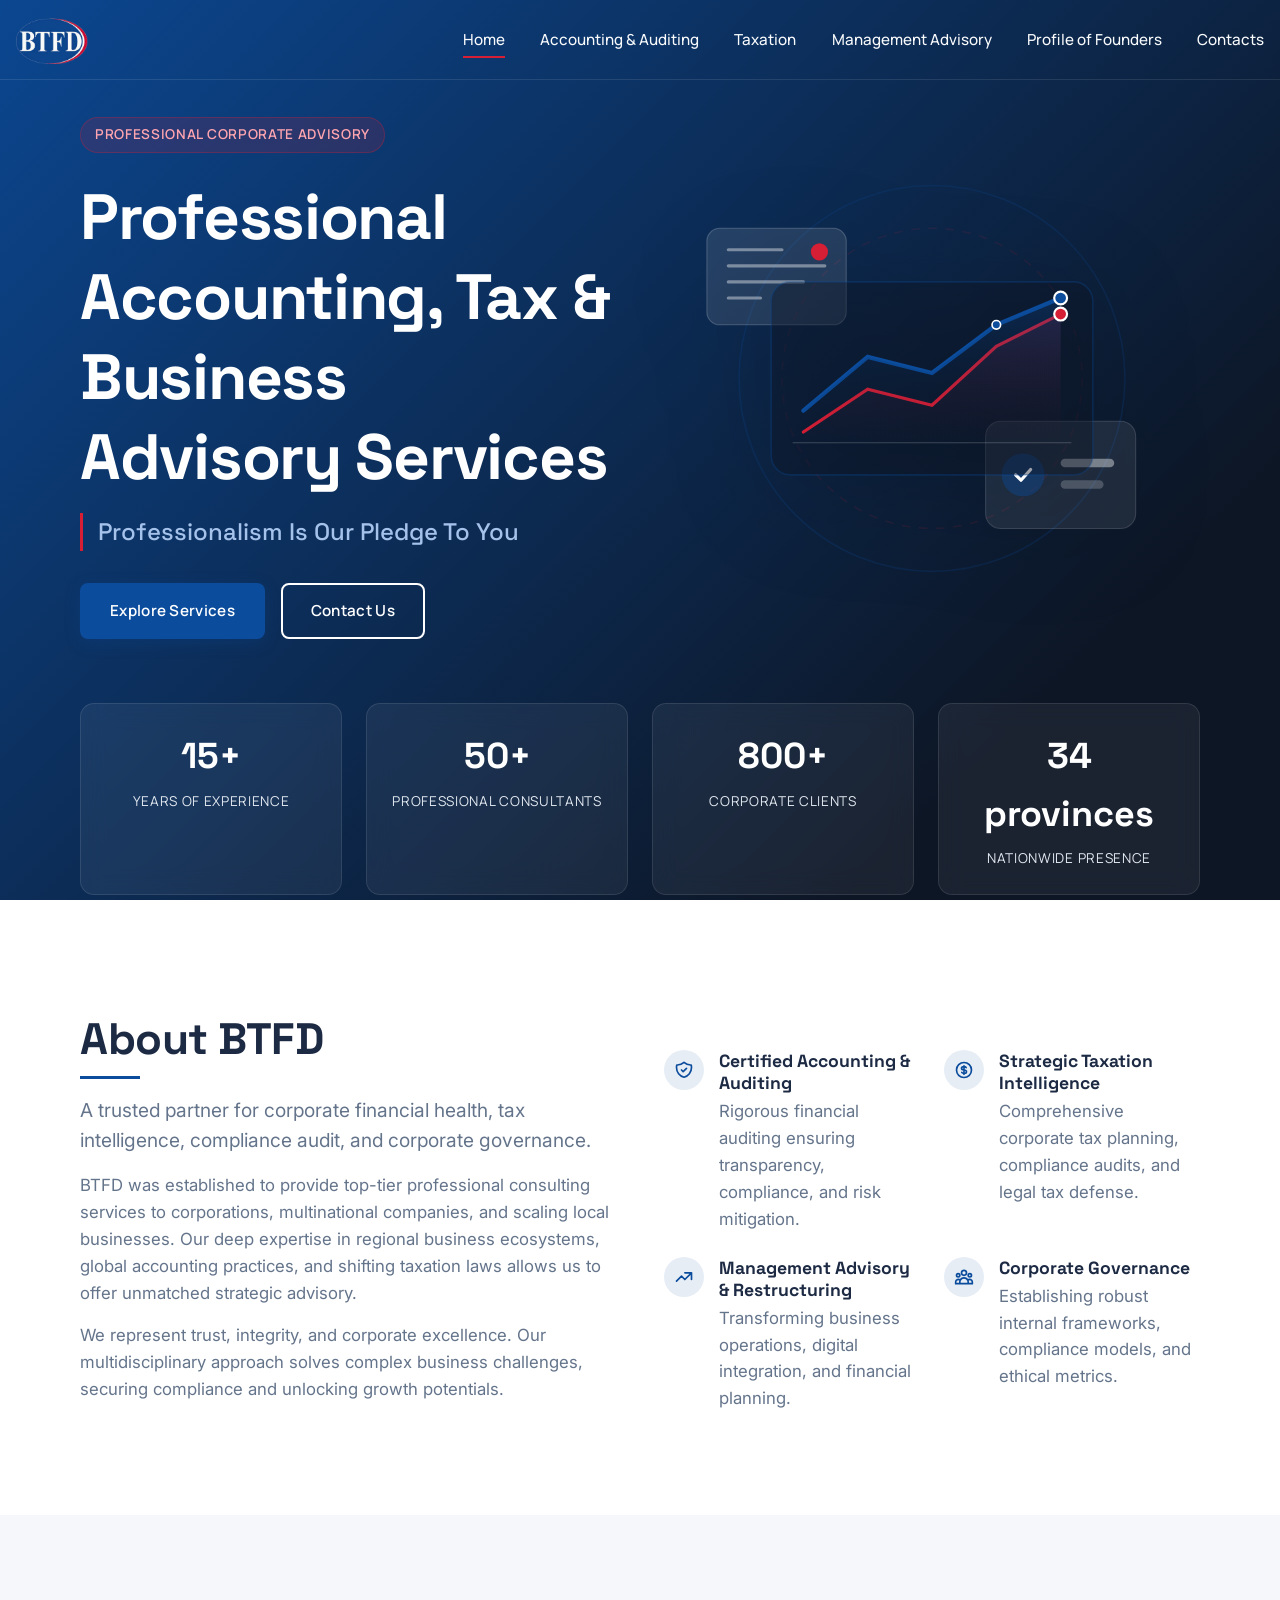
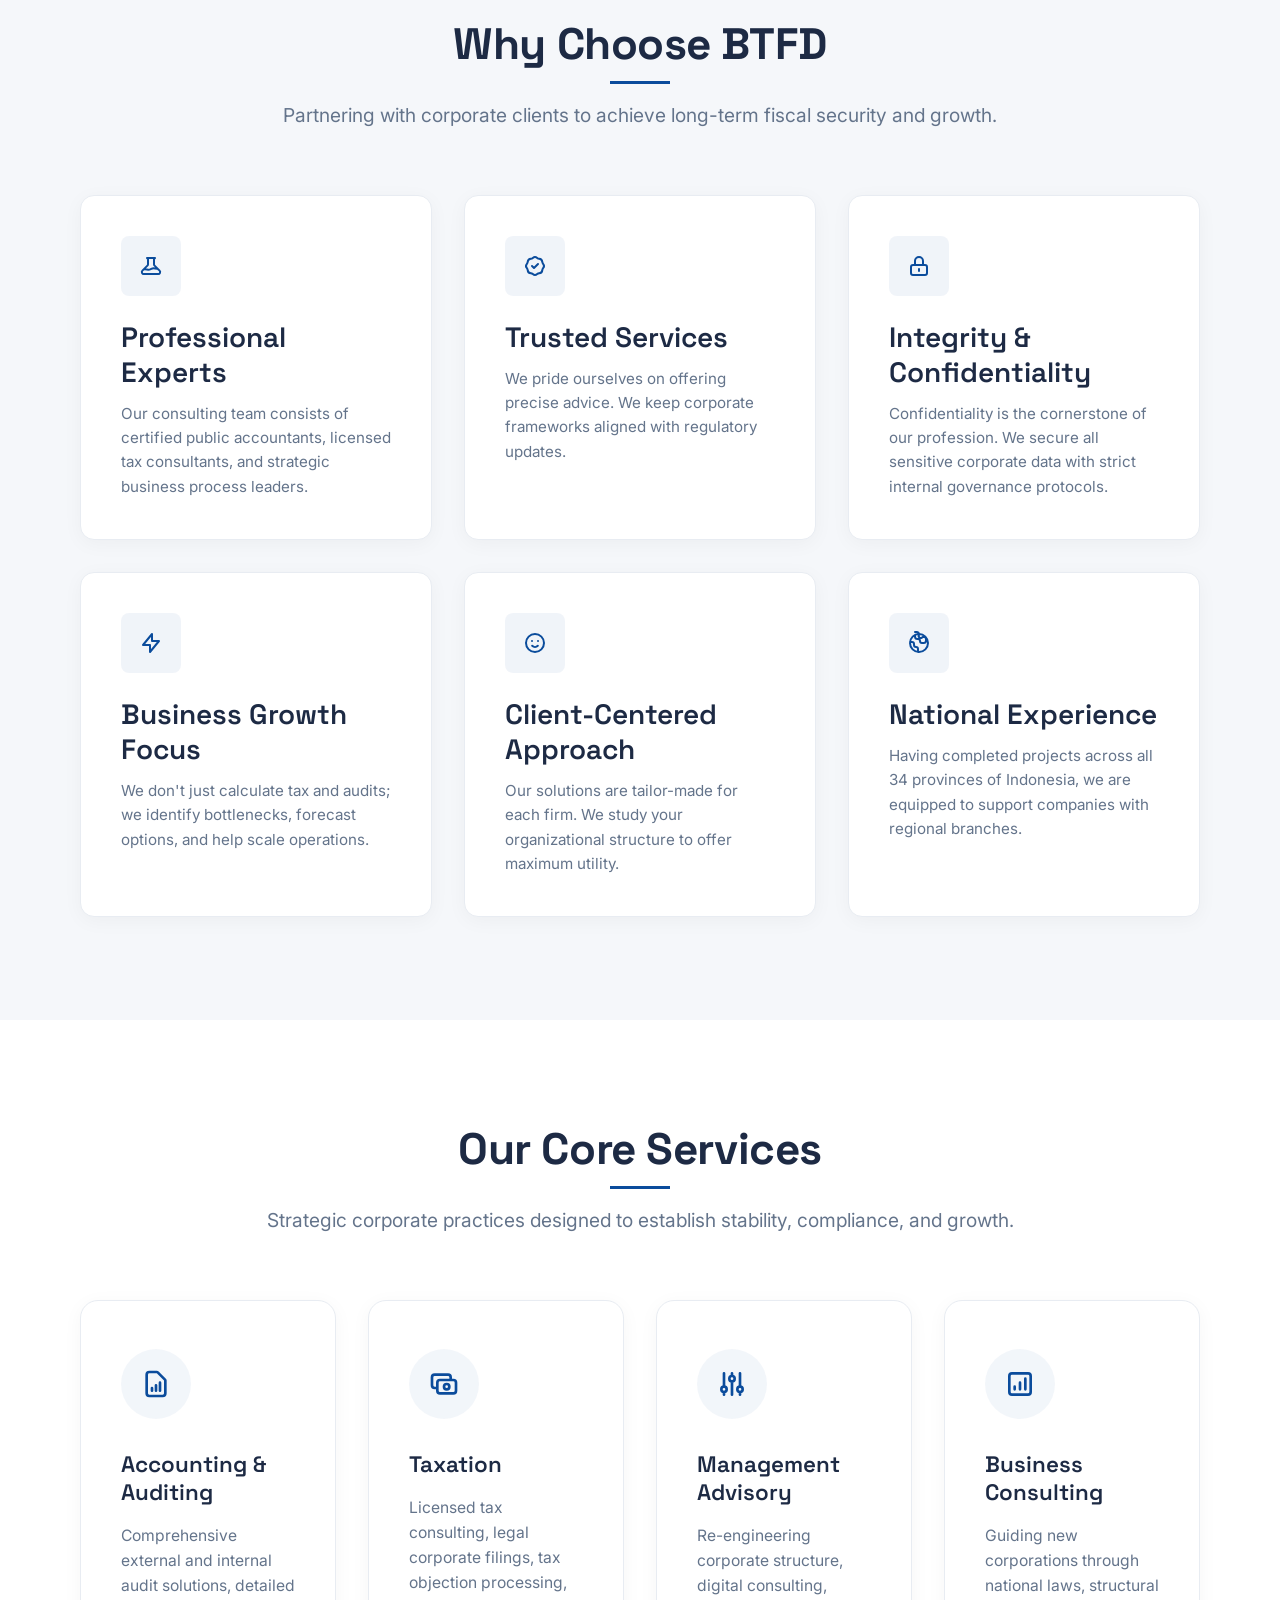
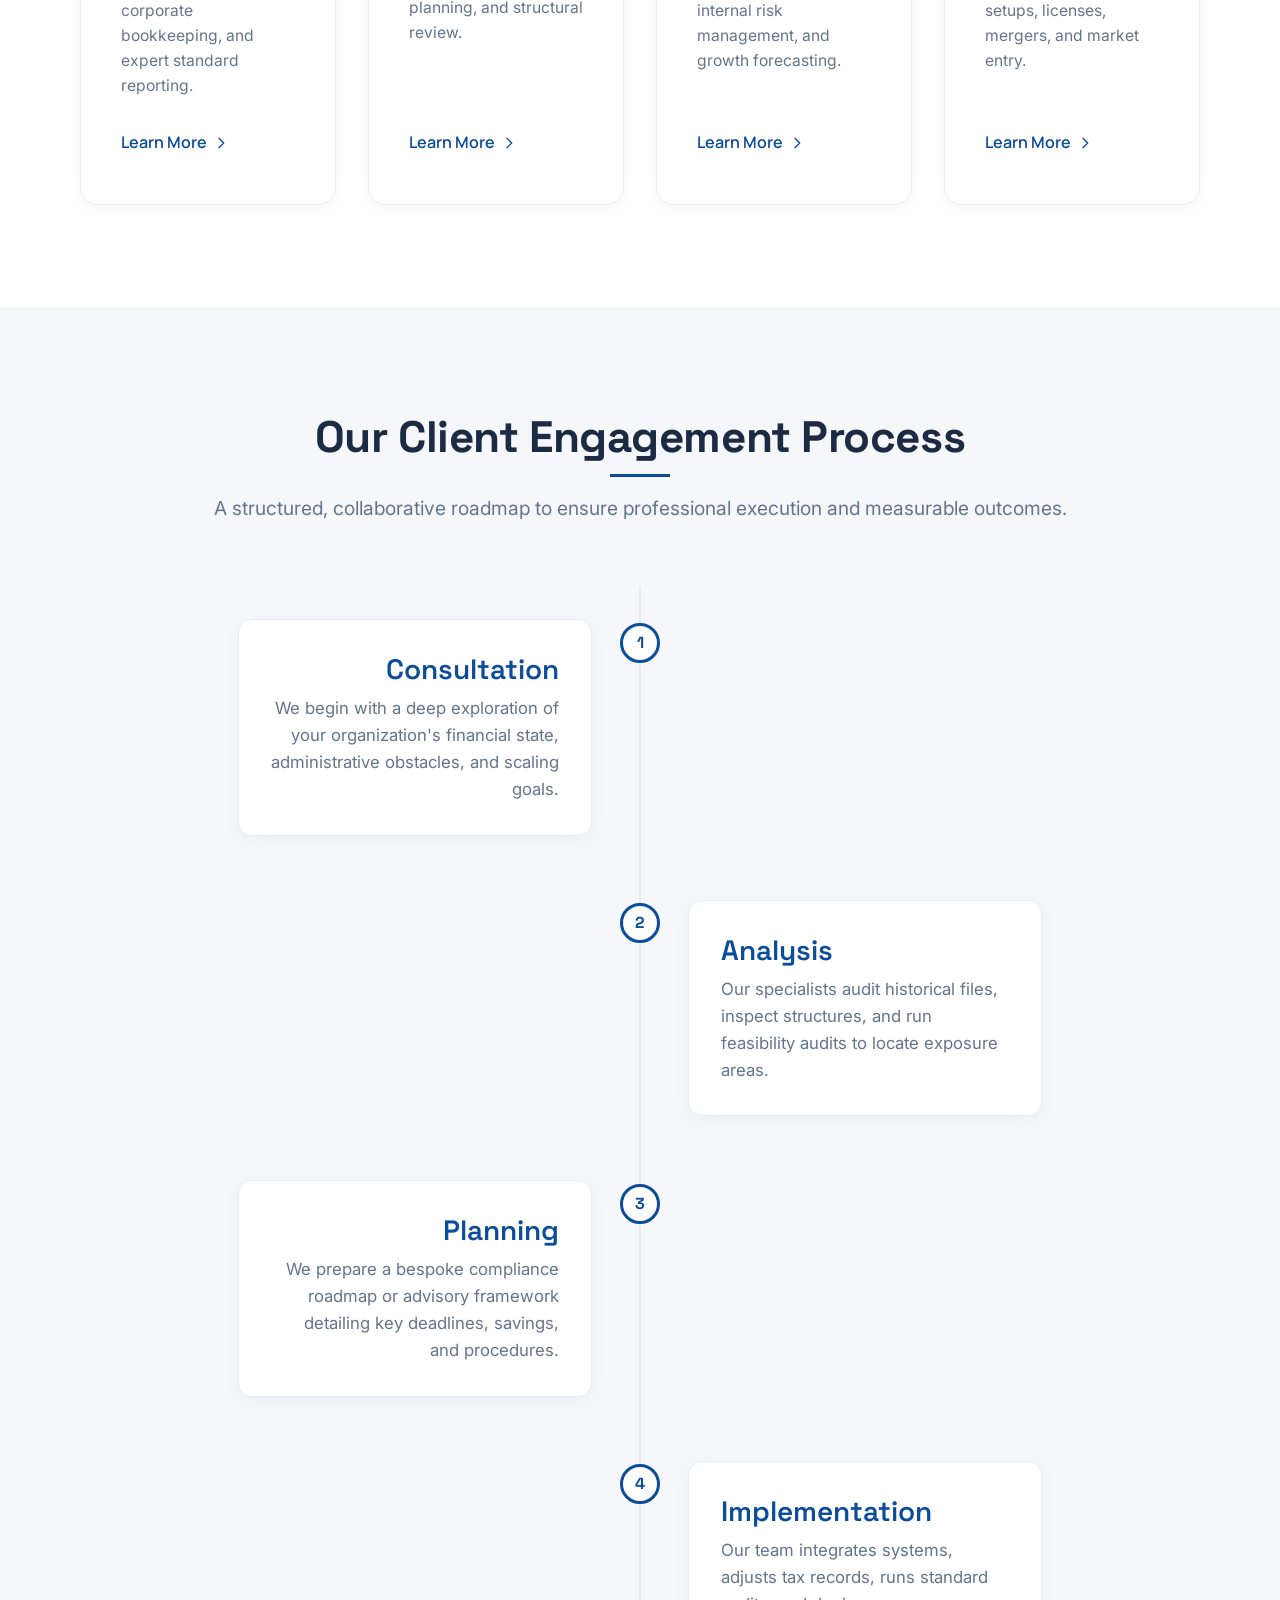
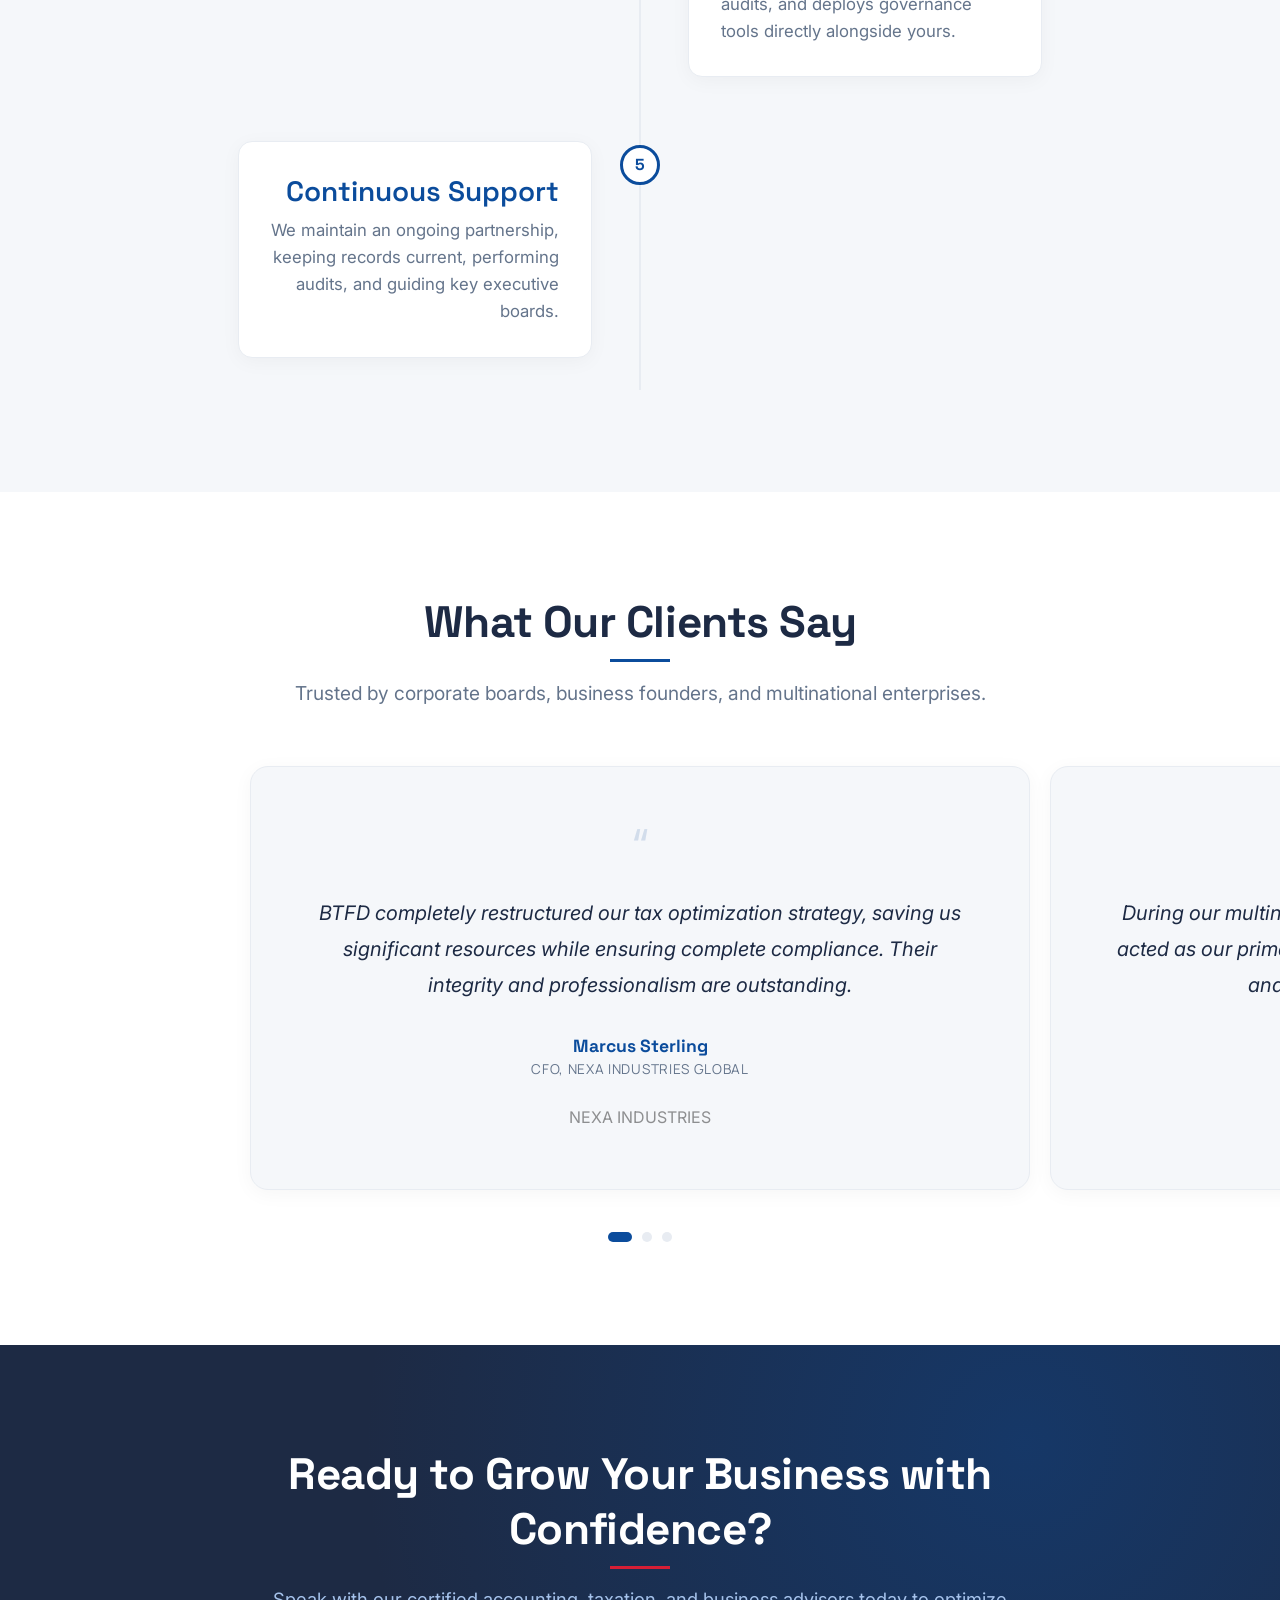
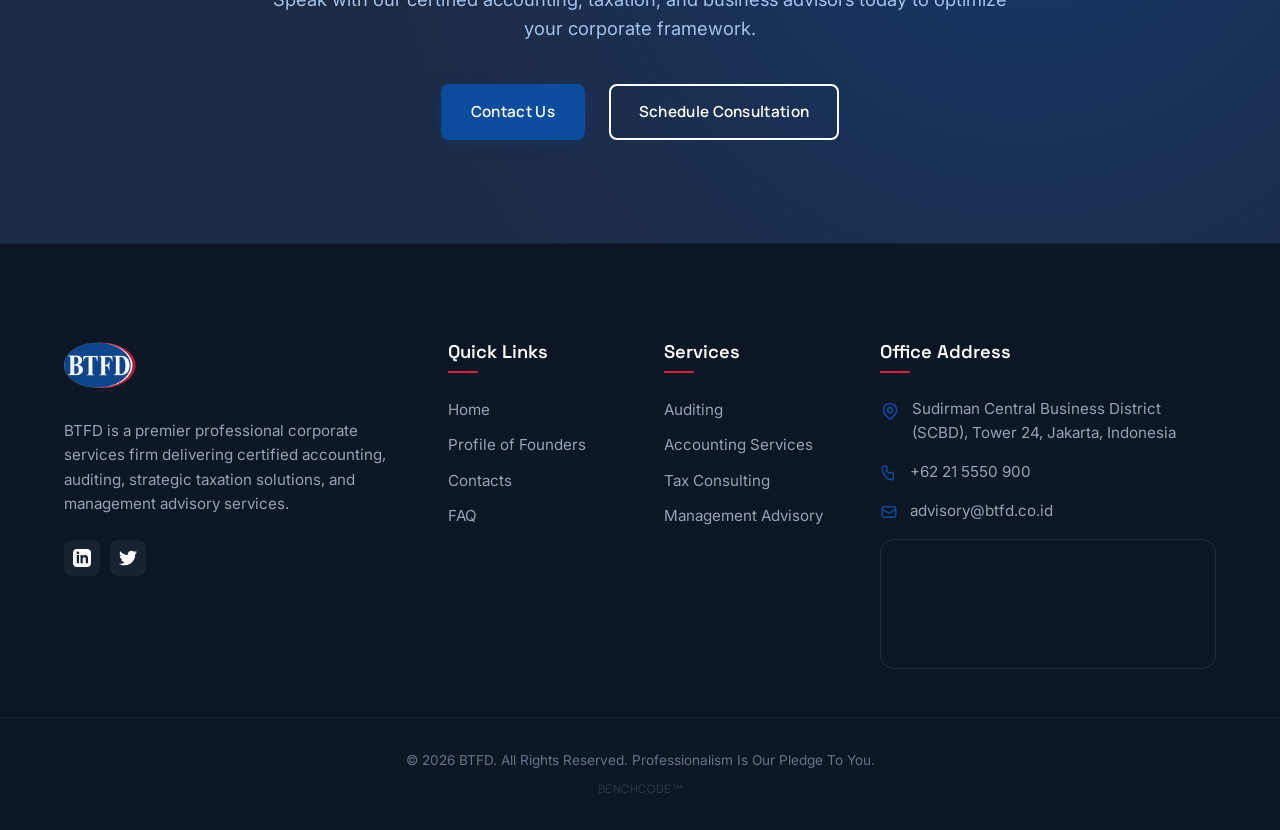
<file: index.html>
<!DOCTYPE html>
<html lang="en">
<head>
    <meta charset="UTF-8">
    <meta name="viewport" content="width=device-width, initial-scale=1.0">
    <title>BTFD | Accounting, Auditing, Taxation & Management Advisory</title>
    <meta name="description" content="BTFD is a premier professional services firm specializing in Accounting, Auditing, Taxation, and Management Advisory. Professionalism is our pledge to you.">
    <link rel="stylesheet" href="css/style.css">
</head>
<body class="has-transparent-hero">

    <!-- Sticky Header & Navigation -->
    <header class="header transparent">
        <div class="container nav-container">
            <a href="index.html" class="logo">
                <img src="assets/logo.png" alt="BTFD Logo">
            </a>
            
            <!-- Mobile Toggle -->
            <button class="hamburger" aria-label="Toggle Menu">
                <span></span>
                <span></span>
                <span></span>
            </button>
            
            <!-- Nav Links -->
            <ul class="nav-menu">
                <li><a href="index.html" class="nav-link active">Home</a></li>
                <li><a href="accounting-auditing.html" class="nav-link">Accounting & Auditing</a></li>
                <li><a href="taxation.html" class="nav-link">Taxation</a></li>
                <li><a href="management-advisory.html" class="nav-link">Management Advisory</a></li>
                <li><a href="founders.html" class="nav-link">Profile of Founders</a></li>
                <li><a href="contacts.html" class="nav-link">Contacts</a></li>
            </ul>
        </div>
    </header>

    <!-- Hero Section -->
    <section class="hero" id="home">
        <div class="hero-bg"></div>
        <div class="container">
            <div class="grid-2">
                <div class="hero-content animate-on-scroll">
                    <span class="hero-badge">Professional Corporate Advisory</span>
                    <h1>Professional Accounting, Tax & Business Advisory Services</h1>
                    <div class="hero-motto">
                        Professionalism Is Our Pledge To You
                    </div>
                    <div class="hero-buttons">
                        <a href="#services" class="btn btn-primary">Explore Services</a>
                        <a href="contacts.html" class="btn btn-secondary">Contact Us</a>
                    </div>
                </div>
                
                <div class="hero-illustration animate-on-scroll delay-2">
                    <!-- Premium Business Illustration SVG -->
                    <svg viewBox="0 0 500 400" width="100%" height="auto" xmlns="http://www.w3.org/2000/svg">
                        <!-- Background Circle Glows -->
                        <circle cx="250" cy="200" r="180" fill="none" stroke="rgba(11, 76, 156, 0.2)" stroke-width="1.5" />
                        <circle cx="250" cy="200" r="140" fill="none" stroke="rgba(214, 30, 53, 0.1)" stroke-width="1.5" stroke-dasharray="8 8" />
                        
                        <!-- Floating Glassmorphic UI Elements -->
                        <g transform="translate(40, 60)">
                            <!-- Document / Tax card -->
                            <rect x="0" y="0" width="130" height="90" rx="12" fill="rgba(255, 255, 255, 0.1)" stroke="rgba(255, 255, 255, 0.2)" stroke-width="1" />
                            <path d="M20 20 H70 M20 35 H110 M20 50 H90 M20 65 H50" stroke="rgba(255,255,255,0.4)" stroke-width="3" stroke-linecap="round" />
                            <circle cx="105" cy="22" r="8" fill="#D61E35" />
                        </g>

                        <g transform="translate(300, 240)">
                            <!-- Auditing / Check Card -->
                            <rect x="0" y="0" width="140" height="100" rx="14" fill="rgba(255, 255, 255, 0.08)" stroke="rgba(255, 255, 255, 0.15)" stroke-width="1" />
                            <circle cx="35" cy="50" r="20" fill="rgba(11, 76, 156, 0.4)" />
                            <!-- Checkmark -->
                            <path d="M28 50 L33 55 L42 45" stroke="#FFFFFF" stroke-width="3" stroke-linecap="round" stroke-linejoin="round" fill="none" />
                            <rect x="70" y="35" width="50" height="8" rx="4" fill="rgba(255,255,255,0.4)" />
                            <rect x="70" y="55" width="40" height="8" rx="4" fill="rgba(255,255,255,0.2)" />
                        </g>
                        
                        <!-- Center Analytics / Growth Graphic -->
                        <g transform="translate(100, 110)">
                            <!-- Grid Background -->
                            <rect x="0" y="0" width="300" height="180" rx="18" fill="rgba(13, 22, 37, 0.4)" stroke="rgba(11, 76, 156, 0.3)" stroke-width="1.5" />
                            
                            <!-- Graph Lines -->
                            <path d="M 30 140 L 90 100 L 150 115 L 210 60 L 270 30" fill="none" stroke="#D61E35" stroke-width="3" stroke-linecap="round" />
                            <path d="M 30 140 L 90 100 L 150 115 L 210 60 L 270 30 L 270 150 L 30 150 Z" fill="url(#blue-grad)" opacity="0.15" />
                            
                            <!-- Main Blue Line -->
                            <path d="M 30 120 L 90 70 L 150 85 L 210 40 L 270 15" fill="none" stroke="#0B4C9C" stroke-width="4" stroke-linecap="round" />
                            <path d="M 30 120 L 90 70 L 150 85 L 210 40 L 270 15 L 270 150 L 30 150 Z" fill="url(#blue-grad-2)" opacity="0.3" />
                            
                            <!-- Nodes -->
                            <circle cx="270" cy="15" r="6" fill="#0B4C9C" stroke="#FFFFFF" stroke-width="2" />
                            <circle cx="210" cy="40" r="4" fill="#0B4C9C" stroke="#FFFFFF" stroke-width="1.5" />
                            <circle cx="270" cy="30" r="6" fill="#D61E35" stroke="#FFFFFF" stroke-width="2" />
                            
                            <!-- X Axis line -->
                            <line x1="20" y1="150" x2="280" y2="150" stroke="rgba(255, 255, 255, 0.2)" stroke-width="1" />
                        </g>

                        <!-- Gradients definition -->
                        <defs>
                            <linearGradient id="blue-grad" x1="0" y1="0" x2="0" y2="1">
                                <stop offset="0%" stop-color="#D61E35" />
                                <stop offset="100%" stop-color="#D61E35" stop-opacity="0" />
                            </linearGradient>
                            <linearGradient id="blue-grad-2" x1="0" y1="0" x2="0" y2="1">
                                <stop offset="0%" stop-color="#0B4C9C" />
                                <stop offset="100%" stop-color="#0D1625" stop-opacity="0" />
                            </linearGradient>
                        </defs>
                    </svg>
                </div>
            </div>
            
            <!-- Hero Stats Panel -->
            <div class="hero-stats-panel animate-on-scroll delay-3">
                <div class="glass-card">
                    <div class="number counter" data-target="15" data-suffix="+">0</div>
                    <div class="label">Years of Experience</div>
                </div>
                <div class="glass-card">
                    <div class="number counter" data-target="50" data-suffix="+">0</div>
                    <div class="label">Professional Consultants</div>
                </div>
                <div class="glass-card">
                    <div class="number counter" data-target="800" data-suffix="+">0</div>
                    <div class="label">Corporate Clients</div>
                </div>
                <div class="glass-card">
                    <div class="number counter" data-target="34" data-suffix=" provinces">0</div>
                    <div class="label">Nationwide Presence</div>
                </div>
            </div>
        </div>
    </section>

    <!-- About BTFD Section -->
    <section class="about-section section-padding" id="about">
        <div class="container">
            <div class="grid-2">
                <div class="animate-on-scroll">
                    <h2>About BTFD</h2>
                    <p class="lead mt-2">A trusted partner for corporate financial health, tax intelligence, compliance audit, and corporate governance.</p>
                    <p class="mt-2">BTFD was established to provide top-tier professional consulting services to corporations, multinational companies, and scaling local businesses. Our deep expertise in regional business ecosystems, global accounting practices, and shifting taxation laws allows us to offer unmatched strategic advisory.</p>
                    <p class="mt-2">We represent trust, integrity, and corporate excellence. Our multidisciplinary approach solves complex business challenges, securing compliance and unlocking growth potentials.</p>
                </div>
                
                <div class="animate-on-scroll delay-2">
                    <div class="about-features">
                        <div class="about-feature-item">
                            <div class="about-feature-icon">
                                <svg width="20" height="20" fill="none" stroke="currentColor" stroke-width="2" viewBox="0 0 24 24"><path stroke-linecap="round" stroke-linejoin="round" d="M9 12l2 2 4-4m5.618-4.016A11.955 11.955 0 0112 2.944a11.955 11.955 0 01-8.618 3.04A12.02 12.02 0 003 9c0 5.591 3.824 10.29 9 11.622 5.176-1.332 9-6.03 9-11.622 0-1.042-.133-2.052-.382-3.016z"></path></svg>
                            </div>
                            <div>
                                <h4>Certified Accounting & Auditing</h4>
                                <p>Rigorous financial auditing ensuring transparency, compliance, and risk mitigation.</p>
                            </div>
                        </div>
                        
                        <div class="about-feature-item">
                            <div class="about-feature-icon">
                                <svg width="20" height="20" fill="none" stroke="currentColor" stroke-width="2" viewBox="0 0 24 24"><path stroke-linecap="round" stroke-linejoin="round" d="M12 8c-1.657 0-3 .895-3 2s1.343 2 3 2 3 .895 3 2-1.343 2-3 2m0-8c1.11 0 2.08.402 2.599 1M12 8V7m0 1v8m0 0v1m0-1c-1.11 0-2.08-.402-2.599-1M21 12a9 9 0 11-18 0 9 9 0 0118 0z"></path></svg>
                            </div>
                            <div>
                                <h4>Strategic Taxation Intelligence</h4>
                                <p>Comprehensive corporate tax planning, compliance audits, and legal tax defense.</p>
                            </div>
                        </div>

                        <div class="about-feature-item">
                            <div class="about-feature-icon">
                                <svg width="20" height="20" fill="none" stroke="currentColor" stroke-width="2" viewBox="0 0 24 24"><path stroke-linecap="round" stroke-linejoin="round" d="M13 7h8m0 0v8m0-8l-8 8-4-4-6 6"></path></svg>
                            </div>
                            <div>
                                <h4>Management Advisory & Restructuring</h4>
                                <p>Transforming business operations, digital integration, and financial planning.</p>
                            </div>
                        </div>

                        <div class="about-feature-item">
                            <div class="about-feature-icon">
                                <svg width="20" height="20" fill="none" stroke="currentColor" stroke-width="2" viewBox="0 0 24 24"><path stroke-linecap="round" stroke-linejoin="round" d="M17 20h5v-2a3 3 0 00-5.356-1.857M17 20H7m10 0v-2c0-.656-.126-1.283-.356-1.857M7 20H2v-2a3 3 0 015.356-1.857M7 20v-2c0-.656.126-1.283.356-1.857m0 0a5.002 5.002 0 019.288 0M15 7a3 3 0 11-6 0 3 3 0 016 0zm6 3a2 2 0 11-4 0 2 2 0 014 0zM7 10a2 2 0 11-4 0 2 2 0 014 0z"></path></svg>
                            </div>
                            <div>
                                <h4>Corporate Governance</h4>
                                <p>Establishing robust internal frameworks, compliance models, and ethical metrics.</p>
                            </div>
                        </div>
                    </div>
                </div>
            </div>
        </div>
    </section>

    <!-- Why Choose BTFD Section -->
    <section class="why-choose-section section-padding">
        <div class="container">
            <div class="text-center mb-6 animate-on-scroll">
                <h2>Why Choose BTFD</h2>
                <p class="lead mt-2">Partnering with corporate clients to achieve long-term fiscal security and growth.</p>
            </div>
            
            <div class="grid-3">
                <div class="feature-card animate-on-scroll">
                    <div class="feature-icon-wrapper">
                        <svg width="24" height="24" fill="none" stroke="currentColor" stroke-width="2" viewBox="0 0 24 24"><path stroke-linecap="round" stroke-linejoin="round" d="M19.428 15.428a2 2 0 00-1.022-.547l-2.387-.477a6 6 0 00-3.86.517l-.318.158a6 6 0 01-3.86.517L6.05 15.21a2 2 0 00-1.806.547M8 4h8l-1 1v5.172a2 2 0 00.586 1.414l5 5c1.26 1.26.367 3.414-1.415 3.414H4.828c-1.782 0-2.674-2.154-1.414-3.414l5-5A2 2 0 009 10.172V5L8 4z"></path></svg>
                    </div>
                    <h3>Professional Experts</h3>
                    <p>Our consulting team consists of certified public accountants, licensed tax consultants, and strategic business process leaders.</p>
                </div>
                
                <div class="feature-card animate-on-scroll delay-1">
                    <div class="feature-icon-wrapper">
                        <svg width="24" height="24" fill="none" stroke="currentColor" stroke-width="2" viewBox="0 0 24 24"><path stroke-linecap="round" stroke-linejoin="round" d="M9 12l2 2 4-4M7.835 4.697a3.42 3.42 0 001.946-.806 3.42 3.42 0 014.438 0 3.42 3.42 0 001.946.806 3.42 3.42 0 013.138 3.138 3.42 3.42 0 00.806 1.946 3.42 3.42 0 010 4.438 3.42 3.42 0 00-.806 1.946 3.42 3.42 0 01-3.138 3.138 3.42 3.42 0 00-1.946.806 3.42 3.42 0 01-4.438 0 3.42 3.42 0 00-1.946-.806 3.42 3.42 0 01-3.138-3.138 3.42 3.42 0 00-.806-1.946 3.42 3.42 0 010-4.438 3.42 3.42 0 00.806-1.946 3.42 3.42 0 013.138-3.138z"></path></svg>
                    </div>
                    <h3>Trusted Services</h3>
                    <p>We pride ourselves on offering precise advice. We keep corporate frameworks aligned with regulatory updates.</p>
                </div>
                
                <div class="feature-card animate-on-scroll delay-2">
                    <div class="feature-icon-wrapper">
                        <svg width="24" height="24" fill="none" stroke="currentColor" stroke-width="2" viewBox="0 0 24 24"><path stroke-linecap="round" stroke-linejoin="round" d="M12 15v2m-6 4h12a2 2 0 002-2v-6a2 2 0 00-2-2H6a2 2 0 00-2 2v6a2 2 0 002 2zm10-10V7a4 4 0 00-8 0v4h8z"></path></svg>
                    </div>
                    <h3>Integrity & Confidentiality</h3>
                    <p>Confidentiality is the cornerstone of our profession. We secure all sensitive corporate data with strict internal governance protocols.</p>
                </div>
                
                <div class="feature-card animate-on-scroll">
                    <div class="feature-icon-wrapper">
                        <svg width="24" height="24" fill="none" stroke="currentColor" stroke-width="2" viewBox="0 0 24 24"><path stroke-linecap="round" stroke-linejoin="round" d="M13 10V3L4 14h7v7l9-11h-7z"></path></svg>
                    </div>
                    <h3>Business Growth Focus</h3>
                    <p>We don't just calculate tax and audits; we identify bottlenecks, forecast options, and help scale operations.</p>
                </div>
                
                <div class="feature-card animate-on-scroll delay-1">
                    <div class="feature-icon-wrapper">
                        <svg width="24" height="24" fill="none" stroke="currentColor" stroke-width="2" viewBox="0 0 24 24"><path stroke-linecap="round" stroke-linejoin="round" d="M14.828 14.828a4 4 0 01-5.656 0M9 10h.01M15 10h.01M21 12a9 9 0 11-18 0 9 9 0 0118 0z"></path></svg>
                    </div>
                    <h3>Client-Centered Approach</h3>
                    <p>Our solutions are tailor-made for each firm. We study your organizational structure to offer maximum utility.</p>
                </div>
                
                <div class="feature-card animate-on-scroll delay-2">
                    <div class="feature-icon-wrapper">
                        <svg width="24" height="24" fill="none" stroke="currentColor" stroke-width="2" viewBox="0 0 24 24"><path stroke-linecap="round" stroke-linejoin="round" d="M3.055 11H5a2 2 0 012 2v1a2 2 0 002 2 2 2 0 012 2v2.945M8 3.935V5.5A2.5 2.5 0 0010.5 8h.5a2 2 0 012 2 2 2 0 002 2h1.5A2.5 2.5 0 0019 9.5V8a2 2 0 00-2-2h-1.5A2 2 0 0112 4V3.5A2.5 2.5 0 009.5 1h-1.5M21 12a9 9 0 11-18 0 9 9 0 0118 0z"></path></svg>
                    </div>
                    <h3>National Experience</h3>
                    <p>Having completed projects across all 34 provinces of Indonesia, we are equipped to support companies with regional branches.</p>
                </div>
            </div>
        </div>
    </section>

    <!-- Services Preview Section -->
    <section class="services-section section-padding" id="services">
        <div class="container">
            <div class="text-center mb-6 animate-on-scroll">
                <h2>Our Core Services</h2>
                <p class="lead mt-2">Strategic corporate practices designed to establish stability, compliance, and growth.</p>
            </div>
            
            <div class="grid-4">
                <div class="service-card animate-on-scroll">
                    <div class="service-icon">
                        <svg width="32" height="32" fill="none" stroke="currentColor" stroke-width="2" viewBox="0 0 24 24"><path stroke-linecap="round" stroke-linejoin="round" d="M9 17v-2m3 2v-4m3 4v-6m2 10H7a2 2 0 01-2-2V5a2 2 0 012-2h5.586a1 1 0 01.707.293l5.414 5.414a1 1 0 01.293.707V19a2 2 0 01-2 2z"></path></svg>
                    </div>
                    <h3>Accounting & Auditing</h3>
                    <p>Comprehensive external and internal audit solutions, detailed corporate bookkeeping, and expert standard reporting.</p>
                    <a href="accounting-auditing.html" class="btn-text">Learn More <svg width="16" height="16" fill="none" stroke="currentColor" stroke-width="2" viewBox="0 0 24 24"><path stroke-linecap="round" stroke-linejoin="round" d="M9 5l7 7-7 7"></path></svg></a>
                </div>
                
                <div class="service-card animate-on-scroll delay-1">
                    <div class="service-icon">
                        <svg width="32" height="32" fill="none" stroke="currentColor" stroke-width="2" viewBox="0 0 24 24"><path stroke-linecap="round" stroke-linejoin="round" d="M17 9V7a2 2 0 00-2-2H5a2 2 0 00-2 2v6a2 2 0 002 2h2m2 4h10a2 2 0 002-2v-6a2 2 0 00-2-2H9a2 2 0 00-2 2v6a2 2 0 002 2zm7-5a2 2 0 11-4 0 2 2 0 014 0z"></path></svg>
                    </div>
                    <h3>Taxation</h3>
                    <p>Licensed tax consulting, legal corporate filings, tax objection processing, planning, and structural review.</p>
                    <a href="taxation.html" class="btn-text">Learn More <svg width="16" height="16" fill="none" stroke="currentColor" stroke-width="2" viewBox="0 0 24 24"><path stroke-linecap="round" stroke-linejoin="round" d="M9 5l7 7-7 7"></path></svg></a>
                </div>
                
                <div class="service-card animate-on-scroll delay-2">
                    <div class="service-icon">
                        <svg width="32" height="32" fill="none" stroke="currentColor" stroke-width="2" viewBox="0 0 24 24"><path stroke-linecap="round" stroke-linejoin="round" d="M12 6V4m0 2a2 2 0 100 4m0-4a2 2 0 110 4m-6 8a2 2 0 100-4m0 4a2 2 0 110-4m0 4v2m0-6V4m6 6v10m6-2a2 2 0 100-4m0 4a2 2 0 110-4m0 4v2m0-6V4"></path></svg>
                    </div>
                    <h3>Management Advisory</h3>
                    <p>Re-engineering corporate structure, digital consulting, internal risk management, and growth forecasting.</p>
                    <a href="management-advisory.html" class="btn-text">Learn More <svg width="16" height="16" fill="none" stroke="currentColor" stroke-width="2" viewBox="0 0 24 24"><path stroke-linecap="round" stroke-linejoin="round" d="M9 5l7 7-7 7"></path></svg></a>
                </div>
                
                <div class="service-card animate-on-scroll delay-3">
                    <div class="service-icon">
                        <svg width="32" height="32" fill="none" stroke="currentColor" stroke-width="2" viewBox="0 0 24 24"><path stroke-linecap="round" stroke-linejoin="round" d="M16 8v8m-4-5v5m-4-2v2m-2 4h12a2 2 0 002-2V6a2 2 0 00-2-2H6a2 2 0 00-2 2v12a2 2 0 002 2z"></path></svg>
                    </div>
                    <h3>Business Consulting</h3>
                    <p>Guiding new corporations through national laws, structural setups, licenses, mergers, and market entry.</p>
                    <a href="management-advisory.html" class="btn-text">Learn More <svg width="16" height="16" fill="none" stroke="currentColor" stroke-width="2" viewBox="0 0 24 24"><path stroke-linecap="round" stroke-linejoin="round" d="M9 5l7 7-7 7"></path></svg></a>
                </div>
            </div>
        </div>
    </section>

    <!-- Client Process Timeline -->
    <section class="timeline-section section-padding">
        <div class="container">
            <div class="text-center mb-6 animate-on-scroll">
                <h2>Our Client Engagement Process</h2>
                <p class="lead mt-2">A structured, collaborative roadmap to ensure professional execution and measurable outcomes.</p>
            </div>
            
            <div class="timeline">
                <div class="timeline-item animate-on-scroll">
                    <div class="timeline-badge">1</div>
                    <div class="timeline-card">
                        <h3>Consultation</h3>
                        <p>We begin with a deep exploration of your organization's financial state, administrative obstacles, and scaling goals.</p>
                    </div>
                </div>
                
                <div class="timeline-item animate-on-scroll delay-1">
                    <div class="timeline-badge">2</div>
                    <div class="timeline-card">
                        <h3>Analysis</h3>
                        <p>Our specialists audit historical files, inspect structures, and run feasibility audits to locate exposure areas.</p>
                    </div>
                </div>
                
                <div class="timeline-item animate-on-scroll delay-2">
                    <div class="timeline-badge">3</div>
                    <div class="timeline-card">
                        <h3>Planning</h3>
                        <p>We prepare a bespoke compliance roadmap or advisory framework detailing key deadlines, savings, and procedures.</p>
                    </div>
                </div>
                
                <div class="timeline-item animate-on-scroll">
                    <div class="timeline-badge">4</div>
                    <div class="timeline-card">
                        <h3>Implementation</h3>
                        <p>Our team integrates systems, adjusts tax records, runs standard audits, and deploys governance tools directly alongside yours.</p>
                    </div>
                </div>
                
                <div class="timeline-item animate-on-scroll delay-1">
                    <div class="timeline-badge">5</div>
                    <div class="timeline-card">
                        <h3>Continuous Support</h3>
                        <p>We maintain an ongoing partnership, keeping records current, performing audits, and guiding key executive boards.</p>
                    </div>
                </div>
            </div>
        </div>
    </section>

    <!-- Testimonials Section -->
    <section class="testimonials-section section-padding">
        <div class="container">
            <div class="text-center mb-4 animate-on-scroll">
                <h2>What Our Clients Say</h2>
                <p class="lead mt-2">Trusted by corporate boards, business founders, and multinational enterprises.</p>
            </div>
            
            <div class="testimonial-carousel animate-on-scroll">
                <div class="testimonial-slider">
                    <!-- Slide 1 -->
                    <div class="testimonial-slide">
                        <div class="testimonial-card">
                            <div class="quote-icon">“</div>
                            <p class="testimonial-text">BTFD completely restructured our tax optimization strategy, saving us significant resources while ensuring complete compliance. Their integrity and professionalism are outstanding.</p>
                            <div class="testimonial-author">
                                <h4>Marcus Sterling</h4>
                                <p>CFO, Nexa Industries Global</p>
                            </div>
                            <div class="company-logo-placeholder">NEXA INDUSTRIES</div>
                        </div>
                    </div>
                    <!-- Slide 2 -->
                    <div class="testimonial-slide">
                        <div class="testimonial-card">
                            <div class="quote-icon">“</div>
                            <p class="testimonial-text">During our multinational merger, BTFD's Management Advisory team acted as our primary structural consultant. Their regional tax planning and transition risk audits were invaluable.</p>
                            <div class="testimonial-author">
                                <h4>Diana Kusuma</h4>
                                <p>VP Operations, Mandala Logistics</p>
                            </div>
                            <div class="company-logo-placeholder">MANDALA GROUP</div>
                        </div>
                    </div>
                    <!-- Slide 3 -->
                    <div class="testimonial-slide">
                        <div class="testimonial-card">
                            <div class="quote-icon">“</div>
                            <p class="testimonial-text">Their external audit framework is rigorous. They helped prepare our corporate transparency reports, securing our investor credentials. Professionalism is indeed their pledge.</p>
                            <div class="testimonial-author">
                                <h4>Richard Vance</h4>
                                <p>Managing Director, Zenith Capital Partners</p>
                            </div>
                            <div class="company-logo-placeholder">ZENITH CAPITAL</div>
                        </div>
                    </div>
                </div>
                <div class="testimonial-dots"></div>
            </div>
        </div>
    </section>

    <!-- CTA Section -->
    <section class="cta-section section-padding">
        <div class="cta-bg"></div>
        <div class="container text-center animate-on-scroll">
            <h2>Ready to Grow Your Business with Confidence?</h2>
            <p class="mt-2">Speak with our certified accounting, taxation, and business advisors today to optimize your corporate framework.</p>
            <div class="cta-buttons mt-4">
                <a href="contacts.html" class="btn btn-primary">Contact Us</a>
                <a href="contacts.html#faq" class="btn btn-secondary">Schedule Consultation</a>
            </div>
        </div>
    </section>

    <!-- Footer -->
    <footer class="footer">
        <div class="footer-top container">
            <div class="footer-grid">
                <div class="footer-col footer-about">
                    <img src="assets/logo.png" alt="BTFD Logo">
                    <p>BTFD is a premier professional corporate services firm delivering certified accounting, auditing, strategic taxation solutions, and management advisory services.</p>
                    <div class="social-links">
                        <a href="#" class="social-icon" aria-label="LinkedIn">
                            <svg width="18" height="18" fill="currentColor" viewBox="0 0 24 24"><path d="M19 0h-14c-2.761 0-5 2.239-5 5v14c0 2.761 2.239 5 5 5h14c2.762 0 5-2.239 5-5v-14c0-2.761-2.238-5-5-5zm-11 19h-3v-11h3v11zm-1.5-12.268c-.966 0-1.75-.79-1.75-1.764s.784-1.764 1.75-1.764 1.75.79 1.75 1.764-.783 1.764-1.75 1.764zm13.5 12.268h-3v-5.604c0-3.368-4-3.113-4 0v5.604h-3v-11h3v1.765c1.396-2.586 7-2.777 7 2.476v6.759z"/></svg>
                        </a>
                        <a href="#" class="social-icon" aria-label="Twitter">
                            <svg width="18" height="18" fill="currentColor" viewBox="0 0 24 24"><path d="M24 4.557c-.883.392-1.832.656-2.828.775 1.017-.609 1.798-1.574 2.165-2.724-.951.564-2.005.974-3.127 1.195-.897-.957-2.178-1.555-3.594-1.555-3.179 0-5.515 2.966-4.797 6.045-4.091-.205-7.719-2.165-10.148-5.144-1.29 2.213-.669 5.108 1.523 6.574-.806-.026-1.566-.247-2.229-.616-.054 2.281 1.581 4.415 3.949 4.89-.693.188-1.452.232-2.224.084.626 1.956 2.444 3.379 4.6 3.419-2.07 1.623-4.678 2.348-7.29 2.04 2.179 1.397 4.768 2.212 7.548 2.212 9.142 0 14.307-7.721 13.995-14.646.962-.695 1.797-1.562 2.457-2.549z"/></svg>
                        </a>
                    </div>
                </div>
                
                <div class="footer-col">
                    <h3>Quick Links</h3>
                    <ul class="footer-links">
                        <li><a href="index.html">Home</a></li>
                        <li><a href="founders.html">Profile of Founders</a></li>
                        <li><a href="contacts.html">Contacts</a></li>
                        <li><a href="contacts.html#faq">FAQ</a></li>
                    </ul>
                </div>
                
                <div class="footer-col">
                    <h3>Services</h3>
                    <ul class="footer-links">
                        <li><a href="accounting-auditing.html">Auditing</a></li>
                        <li><a href="accounting-auditing.html">Accounting Services</a></li>
                        <li><a href="taxation.html">Tax Consulting</a></li>
                        <li><a href="management-advisory.html">Management Advisory</a></li>
                    </ul>
                </div>
                
                <div class="footer-col">
                    <h3>Office Address</h3>
                    <ul class="footer-contact">
                        <li>
                            <svg width="20" height="20" fill="none" stroke="currentColor" stroke-width="2" viewBox="0 0 24 24"><path stroke-linecap="round" stroke-linejoin="round" d="M17.657 16.657L13.414 20.9a1.998 1.998 0 01-2.827 0l-4.244-4.243a8 8 0 1111.314 0z"></path><path stroke-linecap="round" stroke-linejoin="round" d="M15 11a3 3 0 11-6 0 3 3 0 016 0z"></path></svg>
                            <span>Sudirman Central Business District (SCBD), Tower 24, Jakarta, Indonesia</span>
                        </li>
                        <li>
                            <svg width="18" height="18" fill="none" stroke="currentColor" stroke-width="2" viewBox="0 0 24 24"><path stroke-linecap="round" stroke-linejoin="round" d="M3 5a2 2 0 012-2h3.28a1 1 0 01.94.725l.548 2.2a1 1 0 01-.321.988l-1.305.98a10.582 10.582 0 004.872 4.872l.98-1.305a1 1 0 01.988-.321l2.2.548a1 1 0 01.725.94V19a2 2 0 01-2 2h-1C9.716 21 3 14.284 3 6V5z"></path></svg>
                            <span>+62 21 5550 900</span>
                        </li>
                        <li>
                            <svg width="18" height="18" fill="none" stroke="currentColor" stroke-width="2" viewBox="0 0 24 24"><path stroke-linecap="round" stroke-linejoin="round" d="M3 8l7.89 5.26a2 2 0 002.22 0L21 8M5 19h14a2 2 0 002-2V7a2 2 0 00-2-2H5a2 2 0 00-2 2v10a2 2 0 002 2z"></path></svg>
                            <span>advisory@btfd.co.id</span>
                        </li>
                    </ul>
                    
                    <div class="map-placeholder">
                        <!-- Embedded Google Maps SCBD Placeholder -->
                        <iframe src="https://www.google.com/maps/embed?pb=!1m18!1m12!1m3!1d3966.2547631388836!2d106.80854497475058!3d-6.229444193758652!2m3!1f0!2f0!3f0!3m2!1i1024!2i768!4f13.1!3m3!1m2!1s0x2e69f15024a8ff3f%3A0x6b87640248ab22d0!2sSCBD!5e0!3m2!1sen!2sid!4v1715694200000!5m2!1sen!2sid" allowfullscreen="" loading="lazy" referrerpolicy="no-referrer-when-downgrade"></iframe>
                    </div>
                </div>
            </div>
        </div>
        
        <div class="footer-bottom">
            <div class="container">
                <p>&copy; 2026 BTFD. All Rights Reserved. Professionalism Is Our Pledge To You.</p>
                <p style="margin-top: 8px; font-size: 0.72rem; color: rgba(255, 255, 255, 0.15); font-family: var(--font-detail); letter-spacing: 0.05em; text-transform: uppercase;">BenchCode&trade;</p>
            </div>
        </div>
    </footer>

    <!-- Main JS -->
    <script src="js/main.js"></script>
</body>
</html>
</file>
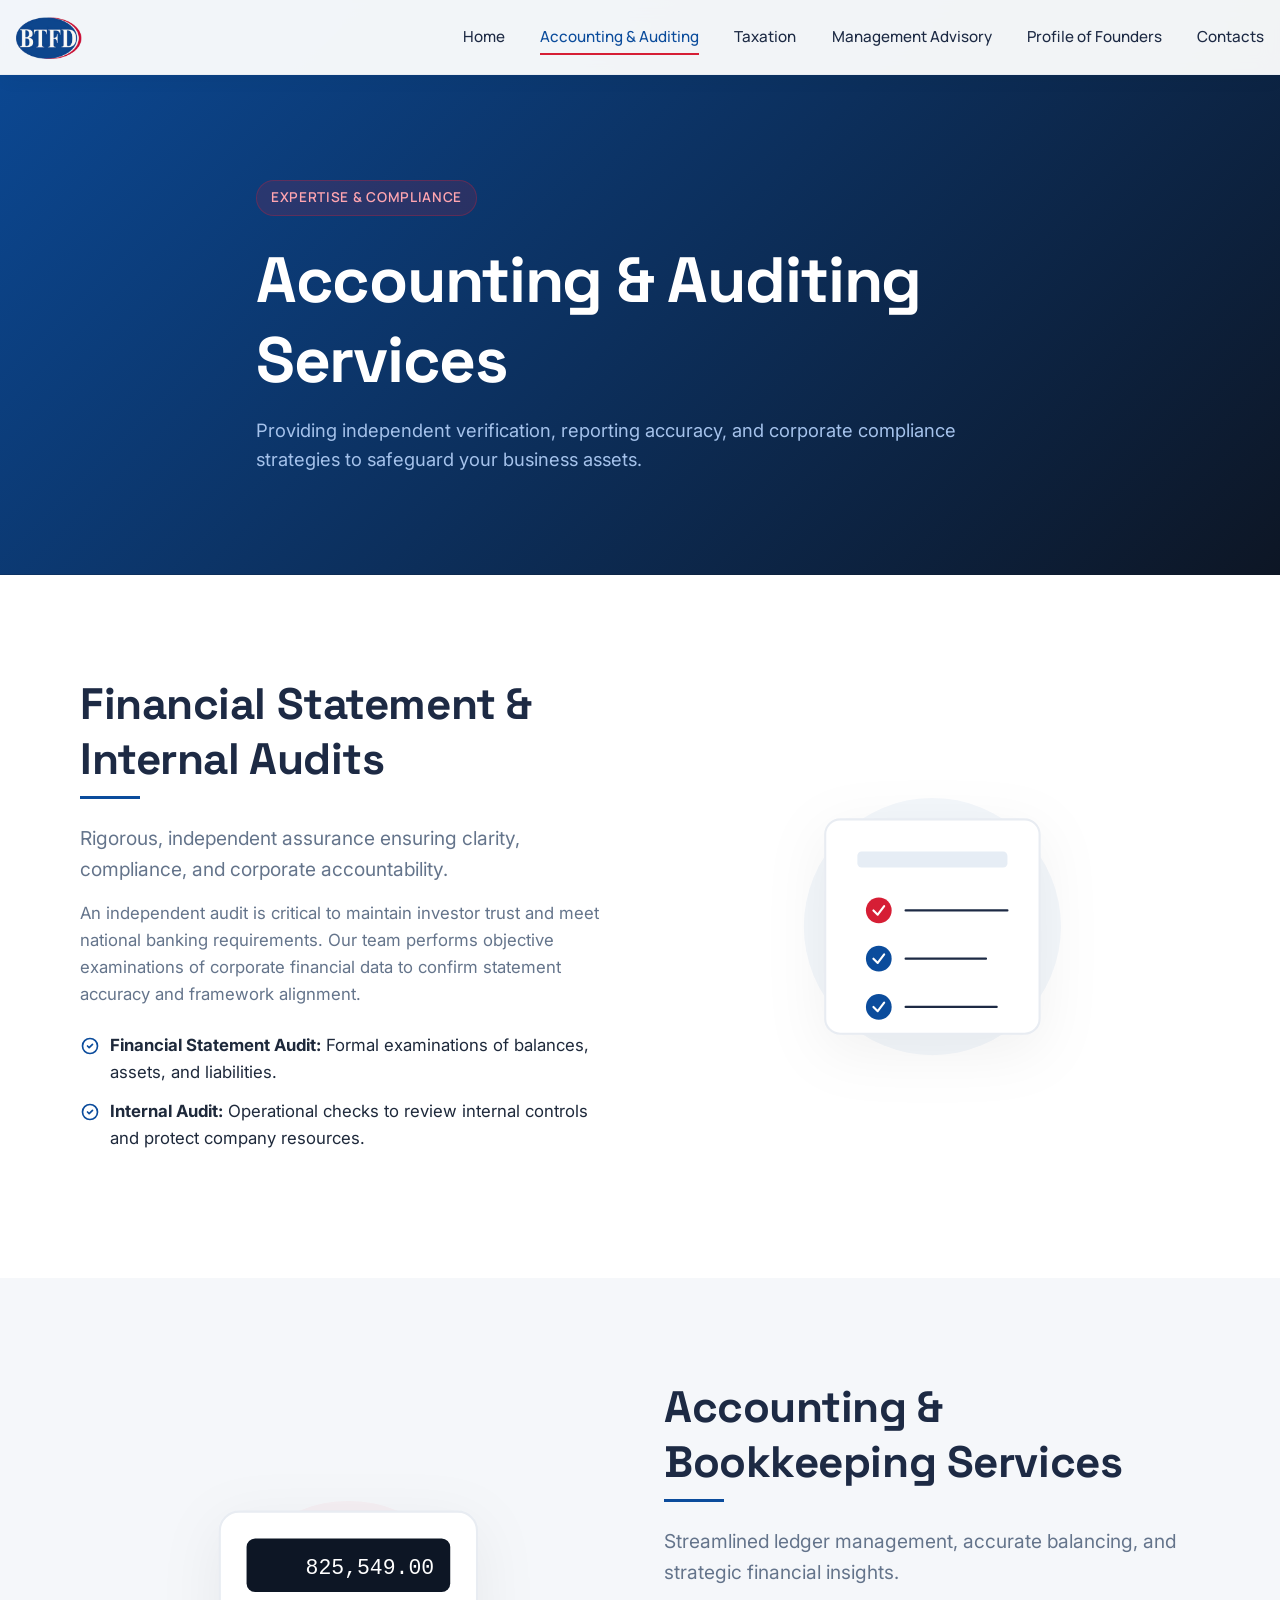
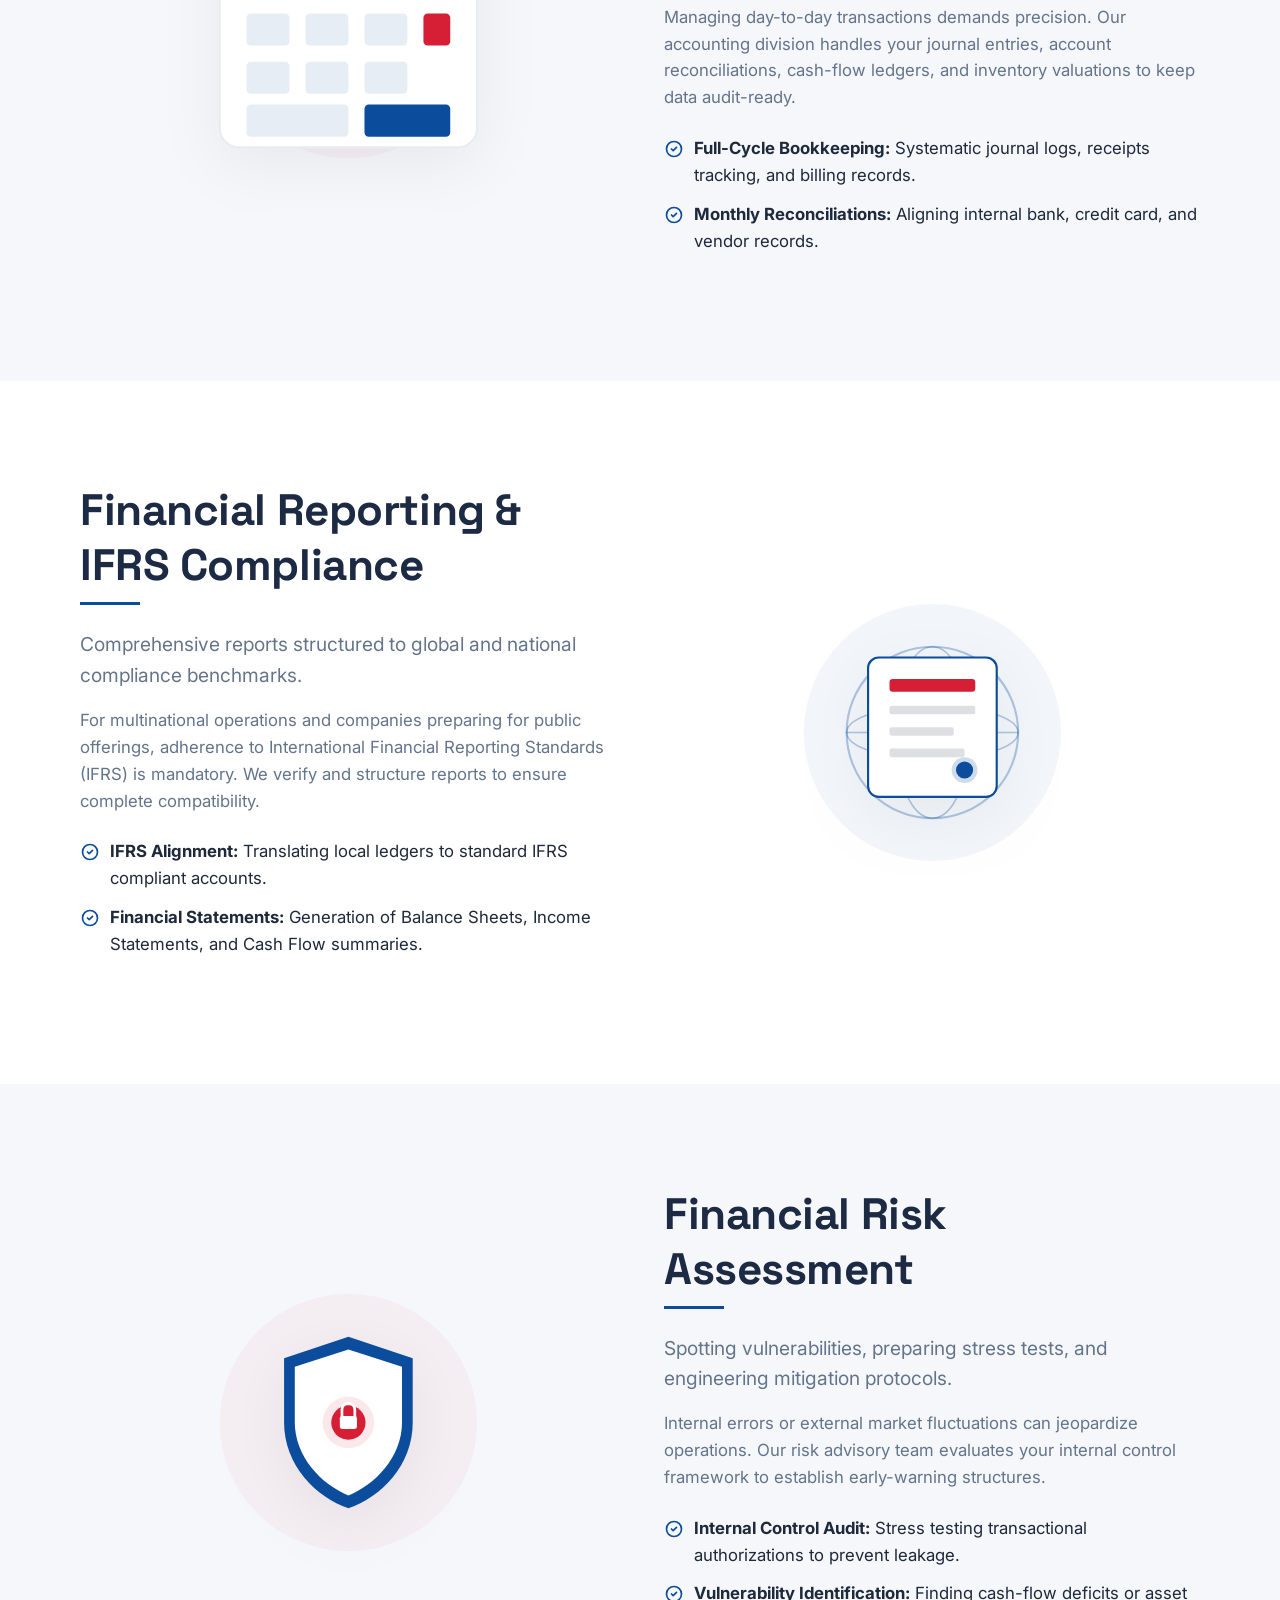
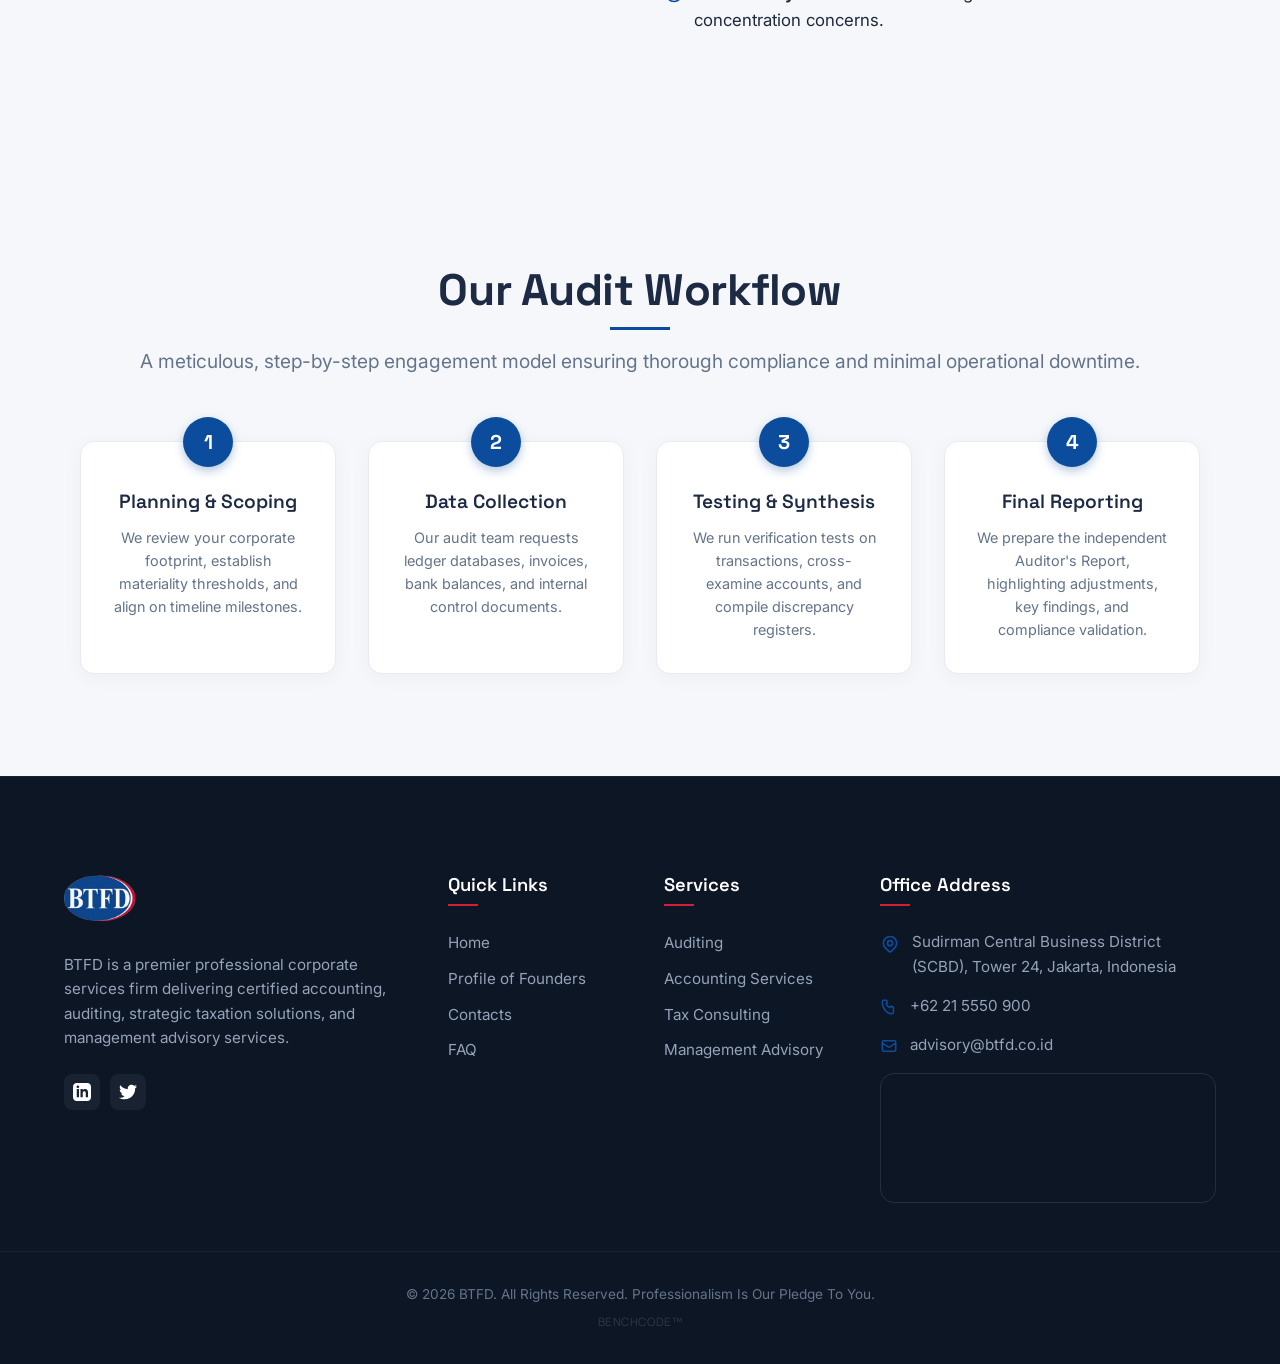
<file: accounting-auditing.html>
<!DOCTYPE html>
<html lang="en">
<head>
    <meta charset="UTF-8">
    <meta name="viewport" content="width=device-width, initial-scale=1.0">
    <title>Accounting & Auditing Services | BTFD</title>
    <meta name="description" content="BTFD provides premier corporate accounting services, financial auditing, internal risk assessments, and IFRS compliance audits.">
    <link rel="stylesheet" href="css/style.css">
</head>
<body>

    <!-- Sticky Header & Navigation -->
    <header class="header scrolled"> <!-- Subpages default to solid scrolled header for readability -->
        <div class="container nav-container">
            <a href="index.html" class="logo">
                <img src="assets/logo.png" alt="BTFD Logo">
            </a>
            
            <!-- Mobile Toggle -->
            <button class="hamburger" aria-label="Toggle Menu">
                <span></span>
                <span></span>
                <span></span>
            </button>
            
            <!-- Nav Links -->
            <ul class="nav-menu">
                <li><a href="index.html" class="nav-link">Home</a></li>
                <li><a href="accounting-auditing.html" class="nav-link active">Accounting & Auditing</a></li>
                <li><a href="taxation.html" class="nav-link">Taxation</a></li>
                <li><a href="management-advisory.html" class="nav-link">Management Advisory</a></li>
                <li><a href="founders.html" class="nav-link">Profile of Founders</a></li>
                <li><a href="contacts.html" class="nav-link">Contacts</a></li>
            </ul>
        </div>
    </header>

    <!-- Subpage Hero -->
    <section class="subpage-hero">
        <div class="subpage-hero-bg"></div>
        <div class="container subpage-hero-content animate-on-scroll">
            <span class="hero-badge">Expertise & Compliance</span>
            <h1>Accounting & Auditing Services</h1>
            <p>Providing independent verification, reporting accuracy, and corporate compliance strategies to safeguard your business assets.</p>
        </div>
    </section>

    <!-- Alternating Content Section 1: Auditing -->
    <section class="info-section section-padding">
        <div class="container">
            <div class="grid-2">
                <div class="info-content animate-on-scroll">
                    <h2>Financial Statement & Internal Audits</h2>
                    <p class="lead mt-2">Rigorous, independent assurance ensuring clarity, compliance, and corporate accountability.</p>
                    <p class="mt-2">An independent audit is critical to maintain investor trust and meet national banking requirements. Our team performs objective examinations of corporate financial data to confirm statement accuracy and framework alignment.</p>
                    <ul>
                        <li>
                            <svg width="20" height="20" fill="none" stroke="currentColor" stroke-width="2" viewBox="0 0 24 24"><path stroke-linecap="round" stroke-linejoin="round" d="M9 12l2 2 4-4m6 2a9 9 0 11-18 0 9 9 0 0118 0z"></path></svg>
                            <span><strong>Financial Statement Audit:</strong> Formal examinations of balances, assets, and liabilities.</span>
                        </li>
                        <li>
                            <svg width="20" height="20" fill="none" stroke="currentColor" stroke-width="2" viewBox="0 0 24 24"><path stroke-linecap="round" stroke-linejoin="round" d="M9 12l2 2 4-4m6 2a9 9 0 11-18 0 9 9 0 0118 0z"></path></svg>
                            <span><strong>Internal Audit:</strong> Operational checks to review internal controls and protect company resources.</span>
                        </li>
                    </ul>
                </div>
                <div class="info-illustration animate-on-scroll delay-2">
                    <!-- Auditing Illustration SVG -->
                    <svg viewBox="0 0 400 320" width="100%" height="auto" xmlns="http://www.w3.org/2000/svg">
                        <circle cx="200" cy="160" r="120" fill="rgba(11, 76, 156, 0.05)" />
                        <!-- Audit Checklist -->
                        <g transform="translate(100, 60)">
                            <rect x="0" y="0" width="200" height="200" rx="14" fill="#FFFFFF" stroke="#E8ECF2" stroke-width="2" />
                            <!-- Lines and ticks -->
                            <rect x="30" y="30" width="140" height="15" rx="4" fill="rgba(11, 76, 156, 0.1)" />
                            <!-- Tick 1 -->
                            <circle cx="50" cy="85" r="12" fill="#D61E35" />
                            <path d="M45 85 L49 89 L55 81" stroke="#FFFFFF" stroke-width="2" stroke-linecap="round" stroke-linejoin="round" fill="none" />
                            <line x1="75" y1="85" x2="170" y2="85" stroke="#1D2A44" stroke-width="2" stroke-linecap="round" />
                            
                            <!-- Tick 2 -->
                            <circle cx="50" cy="130" r="12" fill="#0B4C9C" />
                            <path d="M45 130 L49 134 L55 126" stroke="#FFFFFF" stroke-width="2" stroke-linecap="round" stroke-linejoin="round" fill="none" />
                            <line x1="75" y1="130" x2="150" y2="130" stroke="#1D2A44" stroke-width="2" stroke-linecap="round" />
                            
                            <!-- Tick 3 -->
                            <circle cx="50" cy="175" r="12" fill="#0B4C9C" />
                            <path d="M45 175 L49 179 L55 171" stroke="#FFFFFF" stroke-width="2" stroke-linecap="round" stroke-linejoin="round" fill="none" />
                            <line x1="75" y1="175" x2="160" y2="175" stroke="#1D2A44" stroke-width="2" stroke-linecap="round" />
                        </g>
                    </svg>
                </div>
            </div>
        </div>
    </section>

    <!-- Alternating Content Section 2: Accounting & Bookkeeping -->
    <section class="info-section alt section-padding">
        <div class="container">
            <div class="grid-2">
                <div class="info-illustration animate-on-scroll delay-2">
                    <!-- Accounting illustration SVG -->
                    <svg viewBox="0 0 400 320" width="100%" height="auto" xmlns="http://www.w3.org/2000/svg">
                        <circle cx="200" cy="160" r="120" fill="rgba(214, 30, 53, 0.04)" />
                        <!-- Calculator / ledger card -->
                        <g transform="translate(80, 50)">
                            <rect x="0" y="0" width="240" height="220" rx="18" fill="#FFFFFF" stroke="#E8ECF2" stroke-width="2" />
                            <rect x="25" y="25" width="190" height="50" rx="8" fill="#0D1625" />
                            <!-- Numbers on calculator screen -->
                            <text x="200" y="58" fill="#FFF" font-family="monospace" font-size="20" text-anchor="end">825,549.00</text>
                            
                            <!-- Grid buttons -->
                            <rect x="25" y="95" width="40" height="30" rx="4" fill="rgba(11, 76, 156, 0.1)" />
                            <rect x="80" y="95" width="40" height="30" rx="4" fill="rgba(11, 76, 156, 0.1)" />
                            <rect x="135" y="95" width="40" height="30" rx="4" fill="rgba(11, 76, 156, 0.1)" />
                            <rect x="190" y="95" width="25" height="30" rx="4" fill="#D61E35" />
                            
                            <rect x="25" y="140" width="40" height="30" rx="4" fill="rgba(11, 76, 156, 0.1)" />
                            <rect x="80" y="140" width="40" height="30" rx="4" fill="rgba(11, 76, 156, 0.1)" />
                            <rect x="135" y="140" width="40" height="30" rx="4" fill="rgba(11, 76, 156, 0.1)" />
                            
                            <rect x="25" y="180" width="95" height="30" rx="4" fill="rgba(11, 76, 156, 0.1)" />
                            <rect x="135" y="180" width="80" height="30" rx="4" fill="#0B4C9C" />
                        </g>
                    </svg>
                </div>
                <div class="info-content animate-on-scroll">
                    <h2>Accounting & Bookkeeping Services</h2>
                    <p class="lead mt-2">Streamlined ledger management, accurate balancing, and strategic financial insights.</p>
                    <p class="mt-2">Managing day-to-day transactions demands precision. Our accounting division handles your journal entries, account reconciliations, cash-flow ledgers, and inventory valuations to keep data audit-ready.</p>
                    <ul>
                        <li>
                            <svg width="20" height="20" fill="none" stroke="currentColor" stroke-width="2" viewBox="0 0 24 24"><path stroke-linecap="round" stroke-linejoin="round" d="M9 12l2 2 4-4m6 2a9 9 0 11-18 0 9 9 0 0118 0z"></path></svg>
                            <span><strong>Full-Cycle Bookkeeping:</strong> Systematic journal logs, receipts tracking, and billing records.</span>
                        </li>
                        <li>
                            <svg width="20" height="20" fill="none" stroke="currentColor" stroke-width="2" viewBox="0 0 24 24"><path stroke-linecap="round" stroke-linejoin="round" d="M9 12l2 2 4-4m6 2a9 9 0 11-18 0 9 9 0 0118 0z"></path></svg>
                            <span><strong>Monthly Reconciliations:</strong> Aligning internal bank, credit card, and vendor records.</span>
                        </li>
                    </ul>
                </div>
            </div>
        </div>
    </section>

    <!-- Alternating Content Section 3: Financial Reporting & IFRS -->
    <section class="info-section section-padding">
        <div class="container">
            <div class="grid-2">
                <div class="info-content animate-on-scroll">
                    <h2>Financial Reporting & IFRS Compliance</h2>
                    <p class="lead mt-2">Comprehensive reports structured to global and national compliance benchmarks.</p>
                    <p class="mt-2">For multinational operations and companies preparing for public offerings, adherence to International Financial Reporting Standards (IFRS) is mandatory. We verify and structure reports to ensure complete compatibility.</p>
                    <ul>
                        <li>
                            <svg width="20" height="20" fill="none" stroke="currentColor" stroke-width="2" viewBox="0 0 24 24"><path stroke-linecap="round" stroke-linejoin="round" d="M9 12l2 2 4-4m6 2a9 9 0 11-18 0 9 9 0 0118 0z"></path></svg>
                            <span><strong>IFRS Alignment:</strong> Translating local ledgers to standard IFRS compliant accounts.</span>
                        </li>
                        <li>
                            <svg width="20" height="20" fill="none" stroke="currentColor" stroke-width="2" viewBox="0 0 24 24"><path stroke-linecap="round" stroke-linejoin="round" d="M9 12l2 2 4-4m6 2a9 9 0 11-18 0 9 9 0 0118 0z"></path></svg>
                            <span><strong>Financial Statements:</strong> Generation of Balance Sheets, Income Statements, and Cash Flow summaries.</span>
                        </li>
                    </ul>
                </div>
                <div class="info-illustration animate-on-scroll delay-2">
                    <!-- Global/IFRS SVG -->
                    <svg viewBox="0 0 400 320" width="100%" height="auto" xmlns="http://www.w3.org/2000/svg">
                        <circle cx="200" cy="160" r="120" fill="rgba(11, 76, 156, 0.05)" />
                        <!-- Globe with documents -->
                        <g transform="translate(100, 60)">
                            <!-- Globe Grid -->
                            <circle cx="100" cy="100" r="80" fill="none" stroke="rgba(11, 76, 156, 0.3)" stroke-width="2" />
                            <ellipse cx="100" cy="100" rx="80" ry="25" fill="none" stroke="rgba(11, 76, 156, 0.3)" stroke-width="1.5" />
                            <ellipse cx="100" cy="100" rx="35" ry="80" fill="none" stroke="rgba(11, 76, 156, 0.3)" stroke-width="1.5" />
                            <line x1="20" y1="100" x2="180" y2="100" stroke="rgba(11, 76, 156, 0.3)" stroke-width="1.5" />
                            
                            <!-- Premium Document Layer on Top -->
                            <g transform="translate(40, 30)">
                                <rect x="0" y="0" width="120" height="130" rx="10" fill="#FFFFFF" stroke="#0B4C9C" stroke-width="2" />
                                <rect x="20" y="20" width="80" height="12" rx="3" fill="#D61E35" />
                                <rect x="20" y="45" width="80" height="8" rx="2" fill="rgba(29, 42, 68, 0.15)" />
                                <rect x="20" y="65" width="60" height="8" rx="2" fill="rgba(29, 42, 68, 0.15)" />
                                <rect x="20" y="85" width="70" height="8" rx="2" fill="rgba(29, 42, 68, 0.15)" />
                                
                                <!-- Stamp -->
                                <circle cx="90" cy="105" r="12" fill="rgba(11, 76, 156, 0.2)" />
                                <circle cx="90" cy="105" r="8" fill="#0B4C9C" />
                            </g>
                        </g>
                    </svg>
                </div>
            </div>
        </div>
    </section>

    <!-- Alternating Content Section 4: Risk Assessment -->
    <section class="info-section alt section-padding">
        <div class="container">
            <div class="grid-2">
                <div class="info-illustration animate-on-scroll delay-2">
                    <!-- Risk Shield SVG -->
                    <svg viewBox="0 0 400 320" width="100%" height="auto" xmlns="http://www.w3.org/2000/svg">
                        <circle cx="200" cy="160" r="120" fill="rgba(214, 30, 53, 0.04)" />
                        <!-- Shield and Lock -->
                        <g transform="translate(130, 80)">
                            <!-- Big Shield -->
                            <path d="M10 20 L70 0 L130 20 L130 80 C130 120 100 150 70 160 C40 150 10 120 10 80 Z" fill="#0B4C9C" />
                            <path d="M20 28 L70 12 L120 28 L120 80 C120 112 95 138 70 148 C45 138 20 112 20 80 Z" fill="#FFFFFF" />
                            
                            <!-- Inner Lock or Check -->
                            <circle cx="70" cy="80" r="24" fill="rgba(214, 30, 53, 0.1)" />
                            <circle cx="70" cy="80" r="16" fill="#D61E35" />
                            <!-- Lock hook -->
                            <path d="M64 74 V68 A6 6 0 0 1 76 68 V74" fill="none" stroke="#FFFFFF" stroke-width="2.5" stroke-linecap="round" />
                            <rect x="62" y="74" width="16" height="12" rx="2" fill="#FFFFFF" />
                        </g>
                    </svg>
                </div>
                <div class="info-content animate-on-scroll">
                    <h2>Financial Risk Assessment</h2>
                    <p class="lead mt-2">Spotting vulnerabilities, preparing stress tests, and engineering mitigation protocols.</p>
                    <p class="mt-2">Internal errors or external market fluctuations can jeopardize operations. Our risk advisory team evaluates your internal control framework to establish early-warning structures.</p>
                    <ul>
                        <li>
                            <svg width="20" height="20" fill="none" stroke="currentColor" stroke-width="2" viewBox="0 0 24 24"><path stroke-linecap="round" stroke-linejoin="round" d="M9 12l2 2 4-4m6 2a9 9 0 11-18 0 9 9 0 0118 0z"></path></svg>
                            <span><strong>Internal Control Audit:</strong> Stress testing transactional authorizations to prevent leakage.</span>
                        </li>
                        <li>
                            <svg width="20" height="20" fill="none" stroke="currentColor" stroke-width="2" viewBox="0 0 24 24"><path stroke-linecap="round" stroke-linejoin="round" d="M9 12l2 2 4-4m6 2a9 9 0 11-18 0 9 9 0 0118 0z"></path></svg>
                            <span><strong>Vulnerability Identification:</strong> Finding cash-flow deficits or asset concentration concerns.</span>
                        </li>
                    </ul>
                </div>
            </div>
        </div>
    </section>

    <!-- Audit Workflow Section -->
    <section class="workflow-section section-padding">
        <div class="container">
            <div class="text-center mb-6 animate-on-scroll">
                <h2>Our Audit Workflow</h2>
                <p class="lead mt-2">A meticulous, step-by-step engagement model ensuring thorough compliance and minimal operational downtime.</p>
            </div>
            
            <div class="workflow-grid">
                <div class="workflow-card animate-on-scroll">
                    <div class="workflow-num">1</div>
                    <h3>Planning & Scoping</h3>
                    <p>We review your corporate footprint, establish materiality thresholds, and align on timeline milestones.</p>
                </div>
                
                <div class="workflow-card animate-on-scroll delay-1">
                    <div class="workflow-num">2</div>
                    <h3>Data Collection</h3>
                    <p>Our audit team requests ledger databases, invoices, bank balances, and internal control documents.</p>
                </div>
                
                <div class="workflow-card animate-on-scroll delay-2">
                    <div class="workflow-num">3</div>
                    <h3>Testing & Synthesis</h3>
                    <p>We run verification tests on transactions, cross-examine accounts, and compile discrepancy registers.</p>
                </div>
                
                <div class="workflow-card animate-on-scroll delay-3">
                    <div class="workflow-num">4</div>
                    <h3>Final Reporting</h3>
                    <p>We prepare the independent Auditor's Report, highlighting adjustments, key findings, and compliance validation.</p>
                </div>
            </div>
        </div>
    </section>

    <!-- Footer -->
    <footer class="footer">
        <div class="footer-top container">
            <div class="footer-grid">
                <div class="footer-col footer-about">
                    <img src="assets/logo.png" alt="BTFD Logo">
                    <p>BTFD is a premier professional corporate services firm delivering certified accounting, auditing, strategic taxation solutions, and management advisory services.</p>
                    <div class="social-links">
                        <a href="#" class="social-icon" aria-label="LinkedIn">
                            <svg width="18" height="18" fill="currentColor" viewBox="0 0 24 24"><path d="M19 0h-14c-2.761 0-5 2.239-5 5v14c0 2.761 2.239 5 5 5h14c2.762 0 5-2.239 5-5v-14c0-2.761-2.238-5-5-5zm-11 19h-3v-11h3v11zm-1.5-12.268c-.966 0-1.75-.79-1.75-1.764s.784-1.764 1.75-1.764 1.75.79 1.75 1.764-.783 1.764-1.75 1.764zm13.5 12.268h-3v-5.604c0-3.368-4-3.113-4 0v5.604h-3v-11h3v1.765c1.396-2.586 7-2.777 7 2.476v6.759z"/></svg>
                        </a>
                        <a href="#" class="social-icon" aria-label="Twitter">
                            <svg width="18" height="18" fill="currentColor" viewBox="0 0 24 24"><path d="M24 4.557c-.883.392-1.832.656-2.828.775 1.017-.609 1.798-1.574 2.165-2.724-.951.564-2.005.974-3.127 1.195-.897-.957-2.178-1.555-3.594-1.555-3.179 0-5.515 2.966-4.797 6.045-4.091-.205-7.719-2.165-10.148-5.144-1.29 2.213-.669 5.108 1.523 6.574-.806-.026-1.566-.247-2.229-.616-.054 2.281 1.581 4.415 3.949 4.89-.693.188-1.452.232-2.224.084.626 1.956 2.444 3.379 4.6 3.419-2.07 1.623-4.678 2.348-7.29 2.04 2.179 1.397 4.768 2.212 7.548 2.212 9.142 0 14.307-7.721 13.995-14.646.962-.695 1.797-1.562 2.457-2.549z"/></svg>
                        </a>
                    </div>
                </div>
                
                <div class="footer-col">
                    <h3>Quick Links</h3>
                    <ul class="footer-links">
                        <li><a href="index.html">Home</a></li>
                        <li><a href="founders.html">Profile of Founders</a></li>
                        <li><a href="contacts.html">Contacts</a></li>
                        <li><a href="contacts.html#faq">FAQ</a></li>
                    </ul>
                </div>
                
                <div class="footer-col">
                    <h3>Services</h3>
                    <ul class="footer-links">
                        <li><a href="accounting-auditing.html">Auditing</a></li>
                        <li><a href="accounting-auditing.html">Accounting Services</a></li>
                        <li><a href="taxation.html">Tax Consulting</a></li>
                        <li><a href="management-advisory.html">Management Advisory</a></li>
                    </ul>
                </div>
                
                <div class="footer-col">
                    <h3>Office Address</h3>
                    <ul class="footer-contact">
                        <li>
                            <svg width="20" height="20" fill="none" stroke="currentColor" stroke-width="2" viewBox="0 0 24 24"><path stroke-linecap="round" stroke-linejoin="round" d="M17.657 16.657L13.414 20.9a1.998 1.998 0 01-2.827 0l-4.244-4.243a8 8 0 1111.314 0z"></path><path stroke-linecap="round" stroke-linejoin="round" d="M15 11a3 3 0 11-6 0 3 3 0 016 0z"></path></svg>
                            <span>Sudirman Central Business District (SCBD), Tower 24, Jakarta, Indonesia</span>
                        </li>
                        <li>
                            <svg width="18" height="18" fill="none" stroke="currentColor" stroke-width="2" viewBox="0 0 24 24"><path stroke-linecap="round" stroke-linejoin="round" d="M3 5a2 2 0 012-2h3.28a1 1 0 01.94.725l.548 2.2a1 1 0 01-.321.988l-1.305.98a10.582 10.582 0 004.872 4.872l.98-1.305a1 1 0 01.988-.321l2.2.548a1 1 0 01.725.94V19a2 2 0 01-2 2h-1C9.716 21 3 14.284 3 6V5z"></path></svg>
                            <span>+62 21 5550 900</span>
                        </li>
                        <li>
                            <svg width="18" height="18" fill="none" stroke="currentColor" stroke-width="2" viewBox="0 0 24 24"><path stroke-linecap="round" stroke-linejoin="round" d="M3 8l7.89 5.26a2 2 0 002.22 0L21 8M5 19h14a2 2 0 002-2V7a2 2 0 00-2-2H5a2 2 0 00-2 2v10a2 2 0 002 2z"></path></svg>
                            <span>advisory@btfd.co.id</span>
                        </li>
                    </ul>
                    
                    <div class="map-placeholder">
                        <iframe src="https://www.google.com/maps/embed?pb=!1m18!1m12!1m3!1d3966.2547631388836!2d106.80854497475058!3d-6.229444193758652!2m3!1f0!2f0!3f0!3m2!1i1024!2i768!4f13.1!3m3!1m2!1s0x2e69f15024a8ff3f%3A0x6b87640248ab22d0!2sSCBD!5e0!3m2!1sen!2sid!4v1715694200000!5m2!1sen!2sid" allowfullscreen="" loading="lazy" referrerpolicy="no-referrer-when-downgrade"></iframe>
                    </div>
                </div>
            </div>
        </div>
        
        <div class="footer-bottom">
            <div class="container">
                <p>&copy; 2026 BTFD. All Rights Reserved. Professionalism Is Our Pledge To You.</p>
                <p style="margin-top: 8px; font-size: 0.72rem; color: rgba(255, 255, 255, 0.15); font-family: var(--font-detail); letter-spacing: 0.05em; text-transform: uppercase;">BenchCode&trade;</p>
            </div>
        </div>
    </footer>

    <!-- Main JS -->
    <script src="js/main.js"></script>
</body>
</html>
</file>
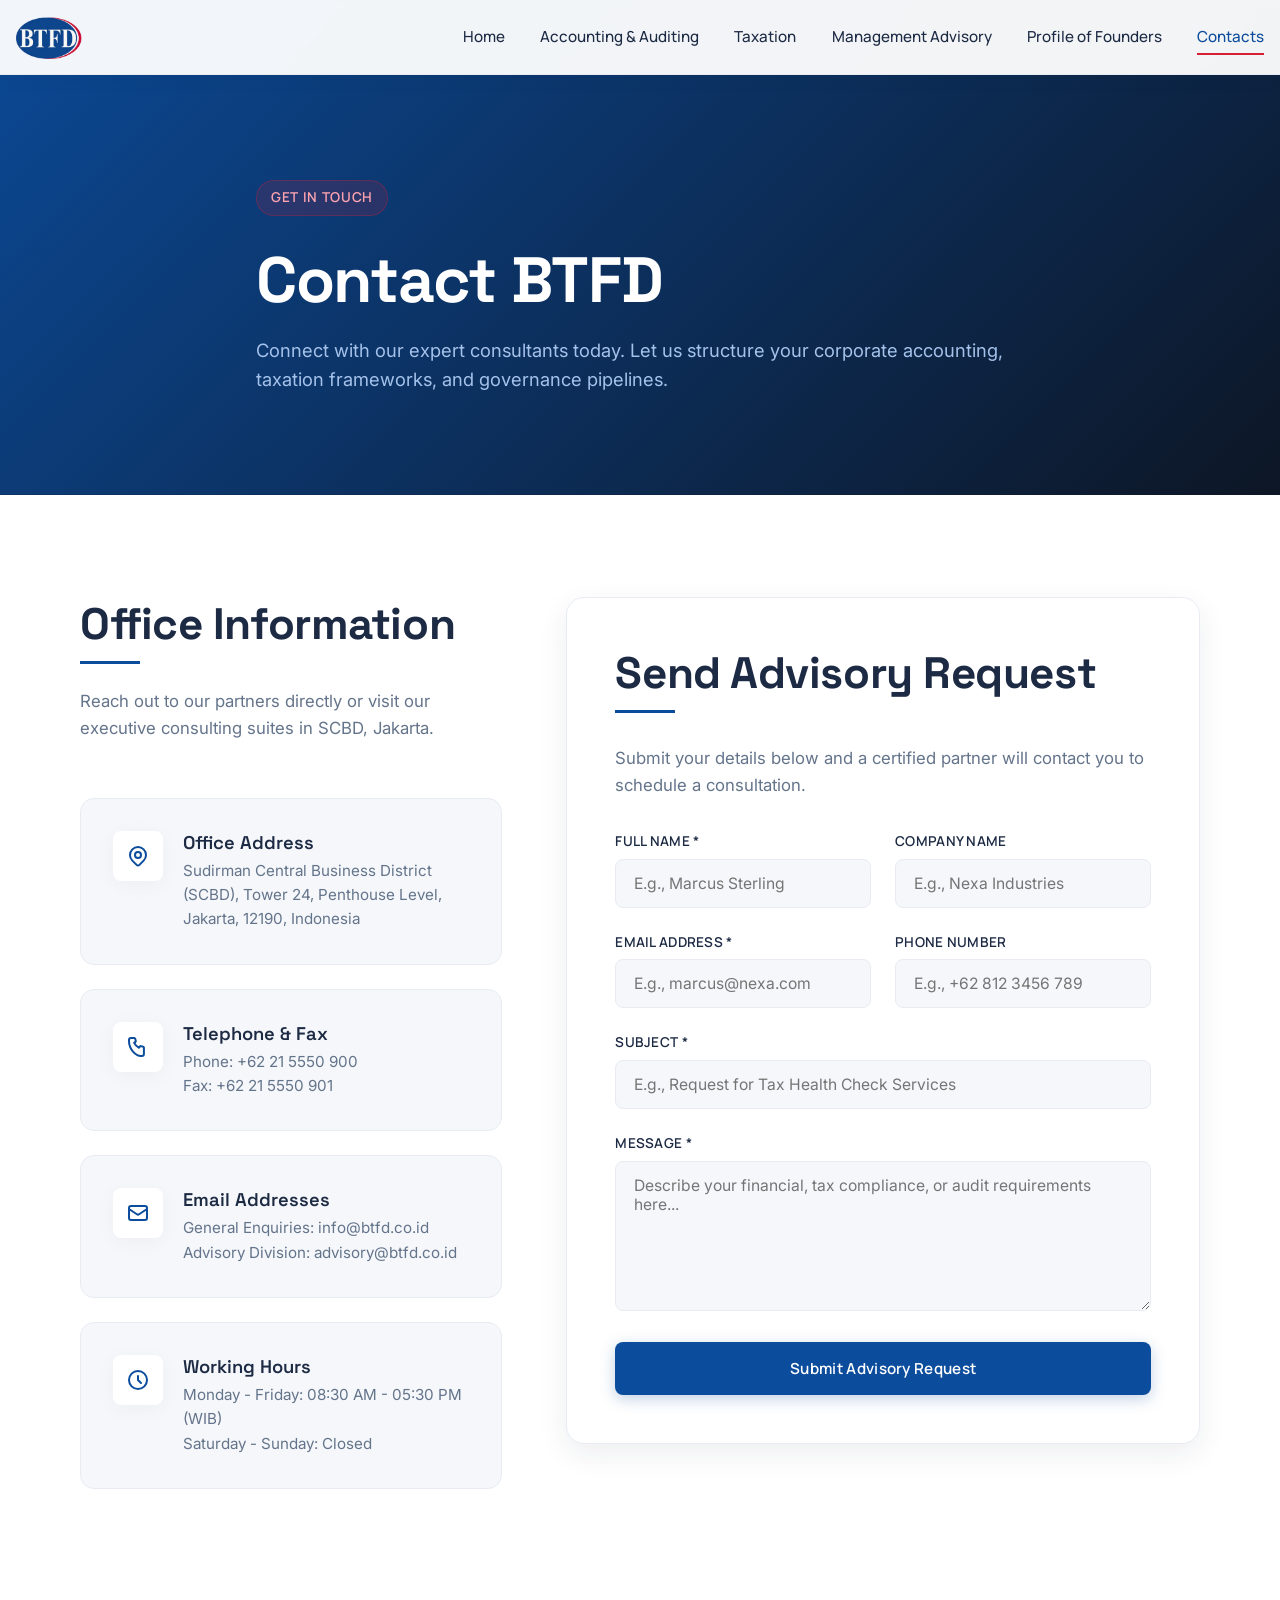
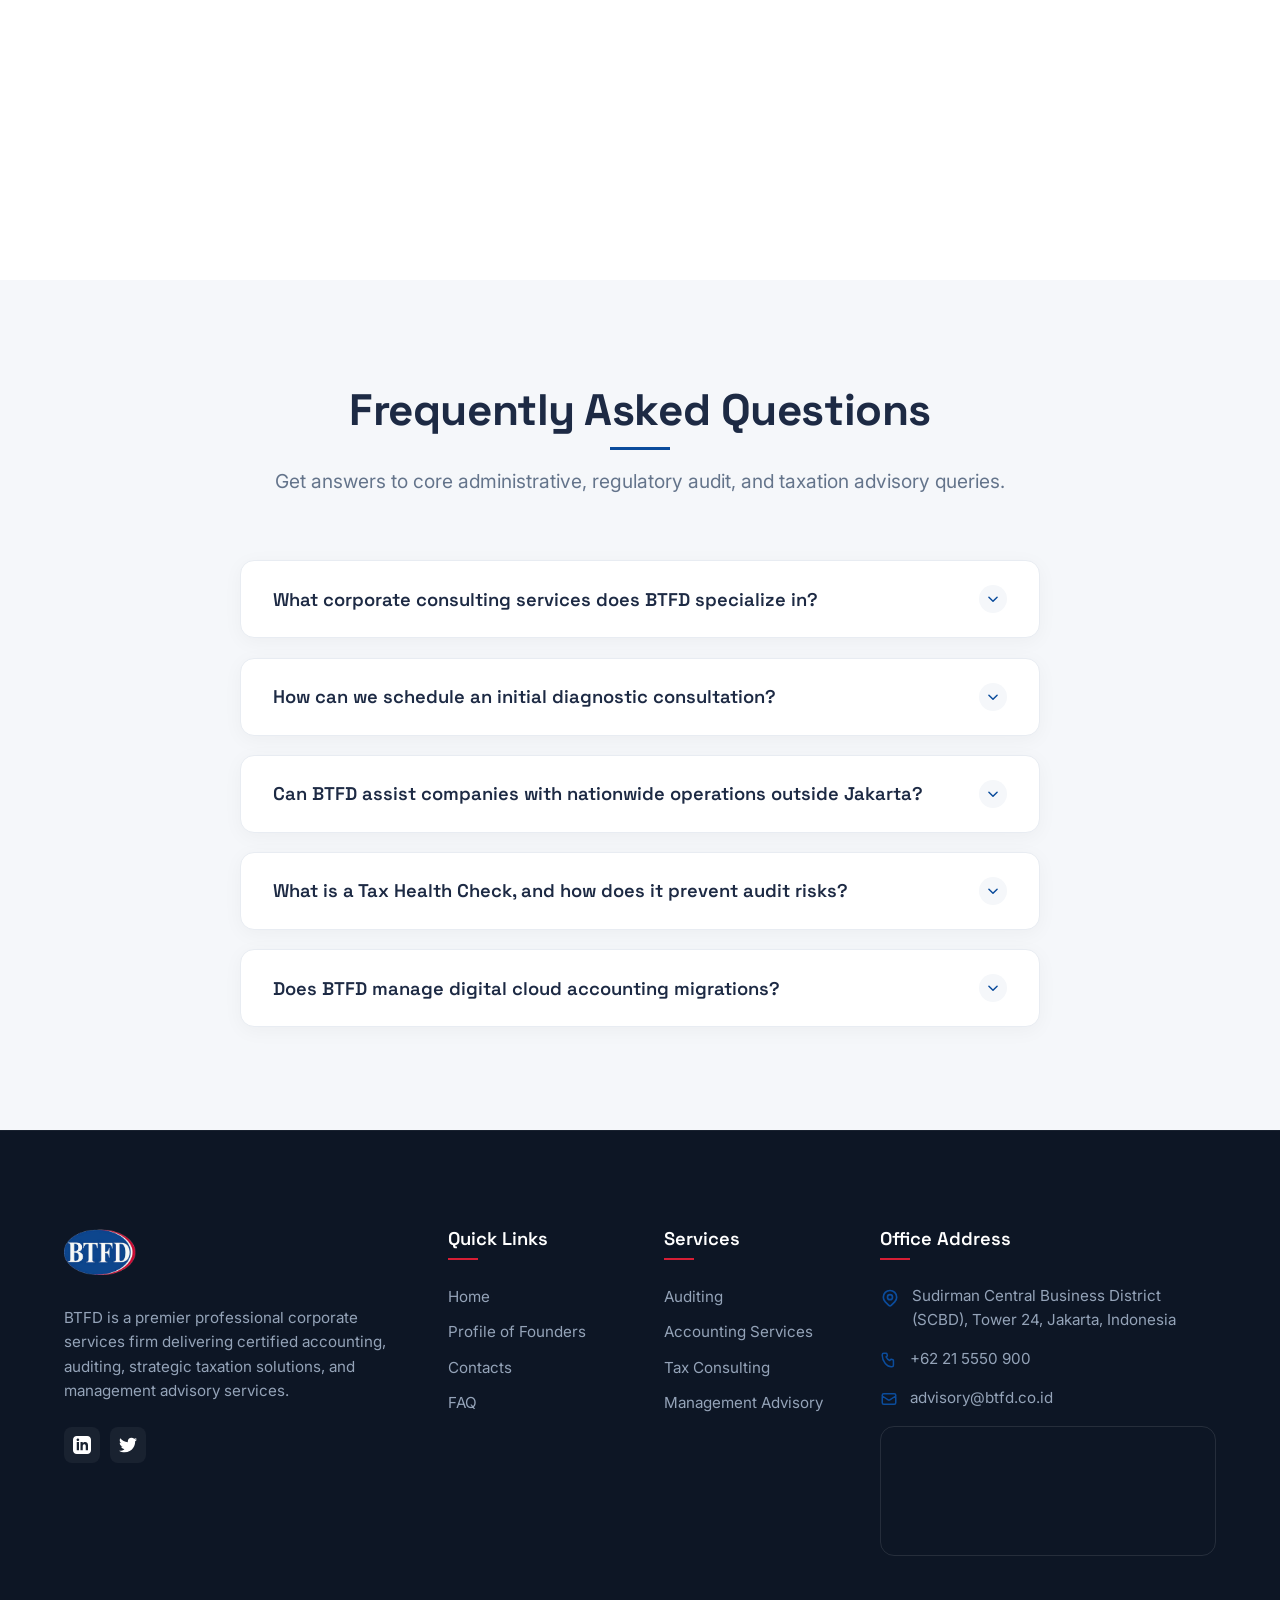
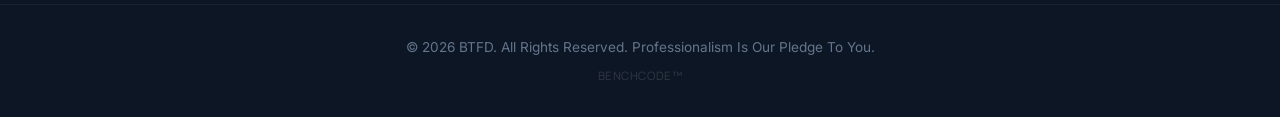
<file: contacts.html>
<!DOCTYPE html>
<html lang="en">
<head>
    <meta charset="UTF-8">
    <meta name="viewport" content="width=device-width, initial-scale=1.0">
    <title>Contact Us & FAQ | BTFD</title>
    <meta name="description" content="Get in touch with BTFD's professional consulting team. Submit an advisory request or read our FAQs on accounting, auditing, taxation, and business setup.">
    <link rel="stylesheet" href="css/style.css">
</head>
<body>

    <!-- Sticky Header & Navigation -->
    <header class="header scrolled">
        <div class="container nav-container">
            <a href="index.html" class="logo">
                <img src="assets/logo.png" alt="BTFD Logo">
            </a>
            
            <!-- Mobile Toggle -->
            <button class="hamburger" aria-label="Toggle Menu">
                <span></span>
                <span></span>
                <span></span>
            </button>
            
            <!-- Nav Links -->
            <ul class="nav-menu">
                <li><a href="index.html" class="nav-link">Home</a></li>
                <li><a href="accounting-auditing.html" class="nav-link">Accounting & Auditing</a></li>
                <li><a href="taxation.html" class="nav-link">Taxation</a></li>
                <li><a href="management-advisory.html" class="nav-link">Management Advisory</a></li>
                <li><a href="founders.html" class="nav-link">Profile of Founders</a></li>
                <li><a href="contacts.html" class="nav-link active">Contacts</a></li>
            </ul>
        </div>
    </header>

    <!-- Subpage Hero -->
    <section class="subpage-hero">
        <div class="subpage-hero-bg"></div>
        <div class="container subpage-hero-content animate-on-scroll">
            <span class="hero-badge">Get In Touch</span>
            <h1>Contact BTFD</h1>
            <p>Connect with our expert consultants today. Let us structure your corporate accounting, taxation frameworks, and governance pipelines.</p>
        </div>
    </section>

    <!-- Contacts Layout Section -->
    <section class="contact-section section-padding">
        <div class="container">
            <div class="contact-layout">
                <!-- Left Column: Contact details -->
                <div class="contact-info-panel animate-on-scroll">
                    <h2>Office Information</h2>
                    <p class="mb-4">Reach out to our partners directly or visit our executive consulting suites in SCBD, Jakarta.</p>
                    
                    <div class="contact-info-card">
                        <div class="contact-info-icon">
                            <svg width="24" height="24" fill="none" stroke="currentColor" stroke-width="2" viewBox="0 0 24 24"><path stroke-linecap="round" stroke-linejoin="round" d="M17.657 16.657L13.414 20.9a1.998 1.998 0 01-2.827 0l-4.244-4.243a8 8 0 1111.314 0z"></path><path stroke-linecap="round" stroke-linejoin="round" d="M15 11a3 3 0 11-6 0 3 3 0 016 0z"></path></svg>
                        </div>
                        <div class="contact-info-text">
                            <h3>Office Address</h3>
                            <p>Sudirman Central Business District (SCBD), Tower 24, Penthouse Level, Jakarta, 12190, Indonesia</p>
                        </div>
                    </div>
                    
                    <div class="contact-info-card">
                        <div class="contact-info-icon">
                            <svg width="24" height="24" fill="none" stroke="currentColor" stroke-width="2" viewBox="0 0 24 24"><path stroke-linecap="round" stroke-linejoin="round" d="M3 5a2 2 0 012-2h3.28a1 1 0 01.94.725l.548 2.2a1 1 0 01-.321.988l-1.305.98a10.582 10.582 0 004.872 4.872l.98-1.305a1 1 0 01.988-.321l2.2.548a1 1 0 01.725.94V19a2 2 0 01-2 2h-1C9.716 21 3 14.284 3 6V5z"></path></svg>
                        </div>
                        <div class="contact-info-text">
                            <h3>Telephone & Fax</h3>
                            <p>Phone: +62 21 5550 900<br>Fax: +62 21 5550 901</p>
                        </div>
                    </div>

                    <div class="contact-info-card">
                        <div class="contact-info-icon">
                            <svg width="24" height="24" fill="none" stroke="currentColor" stroke-width="2" viewBox="0 0 24 24"><path stroke-linecap="round" stroke-linejoin="round" d="M3 8l7.89 5.26a2 2 0 002.22 0L21 8M5 19h14a2 2 0 002-2V7a2 2 0 00-2-2H5a2 2 0 00-2 2v10a2 2 0 002 2z"></path></svg>
                        </div>
                        <div class="contact-info-text">
                            <h3>Email Addresses</h3>
                            <p>General Enquiries: info@btfd.co.id<br>Advisory Division: advisory@btfd.co.id</p>
                        </div>
                    </div>

                    <div class="contact-info-card">
                        <div class="contact-info-icon">
                            <svg width="24" height="24" fill="none" stroke="currentColor" stroke-width="2" viewBox="0 0 24 24"><path stroke-linecap="round" stroke-linejoin="round" d="M12 8v4l3 3m6-3a9 9 0 11-18 0 9 9 0 0118 0z"></path></svg>
                        </div>
                        <div class="contact-info-text">
                            <h3>Working Hours</h3>
                            <p>Monday - Friday: 08:30 AM - 05:30 PM (WIB)<br>Saturday - Sunday: Closed</p>
                        </div>
                    </div>

                    <div class="map-placeholder" style="height: 250px;">
                        <iframe src="https://www.google.com/maps/embed?pb=!1m18!1m12!1m3!1d3966.2547631388836!2d106.80854497475058!3d-6.229444193758652!2m3!1f0!2f0!3f0!3m2!1i1024!2i768!4f13.1!3m3!1m2!1s0x2e69f15024a8ff3f%3A0x6b87640248ab22d0!2sSCBD!5e0!3m2!1sen!2sid!4v1715694200000!5m2!1sen!2sid" allowfullscreen="" loading="lazy" referrerpolicy="no-referrer-when-downgrade" style="width:100%; height:100%; border:none;"></iframe>
                    </div>
                </div>
                
                <!-- Right Column: Contact form -->
                <div class="contact-form-panel animate-on-scroll delay-2">
                    <h2>Send Advisory Request</h2>
                    <p class="mb-4">Submit your details below and a certified partner will contact you to schedule a consultation.</p>
                    
                    <form id="btfd-contact-form">
                        <div class="form-row">
                            <div class="form-group">
                                <label for="name" class="form-label">Full Name *</label>
                                <input type="text" id="name" class="form-control" placeholder="E.g., Marcus Sterling" required>
                            </div>
                            <div class="form-group">
                                <label for="company" class="form-label">Company Name</label>
                                <input type="text" id="company" class="form-control" placeholder="E.g., Nexa Industries">
                            </div>
                        </div>
                        
                        <div class="form-row">
                            <div class="form-group">
                                <label for="email" class="form-label">Email Address *</label>
                                <input type="email" id="email" class="form-control" placeholder="E.g., marcus@nexa.com" required>
                            </div>
                            <div class="form-group">
                                <label for="phone" class="form-label">Phone Number</label>
                                <input type="tel" id="phone" class="form-control" placeholder="E.g., +62 812 3456 789">
                            </div>
                        </div>
                        
                        <div class="form-group">
                            <label for="subject" class="form-label">Subject *</label>
                            <input type="text" id="subject" class="form-control" placeholder="E.g., Request for Tax Health Check Services" required>
                        </div>
                        
                        <div class="form-group">
                            <label for="message" class="form-label">Message *</label>
                            <textarea id="message" class="form-control" placeholder="Describe your financial, tax compliance, or audit requirements here..." required></textarea>
                        </div>
                        
                        <button type="submit" class="btn btn-primary" style="width: 100%;">Submit Advisory Request</button>
                        
                        <!-- Response message placeholder -->
                        <div id="form-message-response" class="form-message"></div>
                    </form>
                </div>
            </div>
        </div>
    </section>

    <!-- FAQ Section -->
    <section class="faq-section section-padding" id="faq">
        <div class="container">
            <div class="text-center mb-4 animate-on-scroll">
                <h2>Frequently Asked Questions</h2>
                <p class="lead mt-2">Get answers to core administrative, regulatory audit, and taxation advisory queries.</p>
            </div>
            
            <div class="faq-container animate-on-scroll">
                <!-- FAQ Item 1 -->
                <div class="accordion-item">
                    <button class="accordion-header">
                        <h3>What corporate consulting services does BTFD specialize in?</h3>
                        <div class="accordion-icon">
                            <svg width="14" height="14" fill="none" stroke="currentColor" stroke-width="2.5" viewBox="0 0 24 24"><path stroke-linecap="round" stroke-linejoin="round" d="M19 9l-7 7-7-7"></path></svg>
                        </div>
                    </button>
                    <div class="accordion-content">
                        <div class="accordion-content-inner">
                            <p>BTFD specializes in a range of premium corporate service portfolios, including External & Internal Auditing, day-to-day corporate Bookkeeping, IFRS Compliance filings, Licensed Taxation Consulting (monthly reporting, annual tax preparation, audits defense, court appeal representation), and Management Advisory (including corporate restructuring, governance models, and digital cloud accounting migrations).</p>
                        </div>
                    </div>
                </div>
                
                <!-- FAQ Item 2 -->
                <div class="accordion-item">
                    <button class="accordion-header">
                        <h3>How can we schedule an initial diagnostic consultation?</h3>
                        <div class="accordion-icon">
                            <svg width="14" height="14" fill="none" stroke="currentColor" stroke-width="2.5" viewBox="0 0 24 24"><path stroke-linecap="round" stroke-linejoin="round" d="M19 9l-7 7-7-7"></path></svg>
                        </div>
                    </button>
                    <div class="accordion-content">
                        <div class="accordion-content-inner">
                            <p>You can use the active contact form on this page to submit your details, call our offices at +62 21 5550 900, or send an email explaining your concerns to advisory@btfd.co.id. Our partner panel will review your submission and schedule a call or office meeting within 24 hours.</p>
                        </div>
                    </div>
                </div>
                
                <!-- FAQ Item 3 -->
                <div class="accordion-item">
                    <button class="accordion-header">
                        <h3>Can BTFD assist companies with nationwide operations outside Jakarta?</h3>
                        <div class="accordion-icon">
                            <svg width="14" height="14" fill="none" stroke="currentColor" stroke-width="2.5" viewBox="0 0 24 24"><path stroke-linecap="round" stroke-linejoin="round" d="M19 9l-7 7-7-7"></path></svg>
                        </div>
                    </button>
                    <div class="accordion-content">
                        <div class="accordion-content-inner">
                            <p>Yes. BTFD has extensive project experience across all 34 provinces of Indonesia. We assist organizations with regional branch networks, factories, and agricultural units in setting up unified bookkeeping pipelines and maintaining compliance with national tax bodies.</p>
                        </div>
                    </div>
                </div>
                
                <!-- FAQ Item 4 -->
                <div class="accordion-item">
                    <button class="accordion-header">
                        <h3>What is a Tax Health Check, and how does it prevent audit risks?</h3>
                        <div class="accordion-icon">
                            <svg width="14" height="14" fill="none" stroke="currentColor" stroke-width="2.5" viewBox="0 0 24 24"><path stroke-linecap="round" stroke-linejoin="round" d="M19 9l-7 7-7-7"></path></svg>
                        </div>
                    </button>
                    <div class="accordion-content">
                        <div class="accordion-content-inner">
                            <p>A Tax Health Check is an internal diagnostic service where we run a simulated audit on your past corporate files. By calculating deductibles, verifying VAT filings, and analyzing ledger ratios, we locate discrepancy risks and help you correct them before official tax investigators initiate a tax audit.</p>
                        </div>
                    </div>
                </div>
                
                <!-- FAQ Item 5 -->
                <div class="accordion-item">
                    <button class="accordion-header">
                        <h3>Does BTFD manage digital cloud accounting migrations?</h3>
                        <div class="accordion-icon">
                            <svg width="14" height="14" fill="none" stroke="currentColor" stroke-width="2.5" viewBox="0 0 24 24"><path stroke-linecap="round" stroke-linejoin="round" d="M19 9l-7 7-7-7"></path></svg>
                        </div>
                    </button>
                    <div class="accordion-content">
                        <div class="accordion-content-inner">
                            <p>Yes. Our Management Advisory division is highly experienced in digital transformation. We help organizations migrate from legacy spreadsheets to automated, cloud-based ERP environments (such as SAP, Oracle NetSuite, Xero, or Accurate), ensuring all financial pipelines are secure, audit-compliant, and optimized.</p>
                        </div>
                    </div>
                </div>
            </div>
        </div>
    </section>

    <!-- Footer -->
    <footer class="footer">
        <div class="footer-top container">
            <div class="footer-grid">
                <div class="footer-col footer-about">
                    <img src="assets/logo.png" alt="BTFD Logo">
                    <p>BTFD is a premier professional corporate services firm delivering certified accounting, auditing, strategic taxation solutions, and management advisory services.</p>
                    <div class="social-links">
                        <a href="#" class="social-icon" aria-label="LinkedIn">
                            <svg width="18" height="18" fill="currentColor" viewBox="0 0 24 24"><path d="M19 0h-14c-2.761 0-5 2.239-5 5v14c0 2.761 2.239 5 5 5h14c2.762 0 5-2.239 5-5v-14c0-2.761-2.238-5-5-5zm-11 19h-3v-11h3v11zm-1.5-12.268c-.966 0-1.75-.79-1.75-1.764s.784-1.764 1.75-1.764 1.75.79 1.75 1.764-.783 1.764-1.75 1.764zm13.5 12.268h-3v-5.604c0-3.368-4-3.113-4 0v5.604h-3v-11h3v1.765c1.396-2.586 7-2.777 7 2.476v6.759z"/></svg>
                        </a>
                        <a href="#" class="social-icon" aria-label="Twitter">
                            <svg width="18" height="18" fill="currentColor" viewBox="0 0 24 24"><path d="M24 4.557c-.883.392-1.832.656-2.828.775 1.017-.609 1.798-1.574 2.165-2.724-.951.564-2.005.974-3.127 1.195-.897-.957-2.178-1.555-3.594-1.555-3.179 0-5.515 2.966-4.797 6.045-4.091-.205-7.719-2.165-10.148-5.144-1.29 2.213-.669 5.108 1.523 6.574-.806-.026-1.566-.247-2.229-.616-.054 2.281 1.581 4.415 3.949 4.89-.693.188-1.452.232-2.224.084.626 1.956 2.444 3.379 4.6 3.419-2.07 1.623-4.678 2.348-7.29 2.04 2.179 1.397 4.768 2.212 7.548 2.212 9.142 0 14.307-7.721 13.995-14.646.962-.695 1.797-1.562 2.457-2.549z"/></svg>
                        </a>
                    </div>
                </div>
                
                <div class="footer-col">
                    <h3>Quick Links</h3>
                    <ul class="footer-links">
                        <li><a href="index.html">Home</a></li>
                        <li><a href="founders.html">Profile of Founders</a></li>
                        <li><a href="contacts.html">Contacts</a></li>
                        <li><a href="contacts.html#faq">FAQ</a></li>
                    </ul>
                </div>
                
                <div class="footer-col">
                    <h3>Services</h3>
                    <ul class="footer-links">
                        <li><a href="accounting-auditing.html">Auditing</a></li>
                        <li><a href="accounting-auditing.html">Accounting Services</a></li>
                        <li><a href="taxation.html">Tax Consulting</a></li>
                        <li><a href="management-advisory.html">Management Advisory</a></li>
                    </ul>
                </div>
                
                <div class="footer-col">
                    <h3>Office Address</h3>
                    <ul class="footer-contact">
                        <li>
                            <svg width="20" height="20" fill="none" stroke="currentColor" stroke-width="2" viewBox="0 0 24 24"><path stroke-linecap="round" stroke-linejoin="round" d="M17.657 16.657L13.414 20.9a1.998 1.998 0 01-2.827 0l-4.244-4.243a8 8 0 1111.314 0z"></path><path stroke-linecap="round" stroke-linejoin="round" d="M15 11a3 3 0 11-6 0 3 3 0 016 0z"></path></svg>
                            <span>Sudirman Central Business District (SCBD), Tower 24, Jakarta, Indonesia</span>
                        </li>
                        <li>
                            <svg width="18" height="18" fill="none" stroke="currentColor" stroke-width="2" viewBox="0 0 24 24"><path stroke-linecap="round" stroke-linejoin="round" d="M3 5a2 2 0 012-2h3.28a1 1 0 01.94.725l.548 2.2a1 1 0 01-.321.988l-1.305.98a10.582 10.582 0 004.872 4.872l.98-1.305a1 1 0 01.988-.321l2.2.548a1 1 0 01.725.94V19a2 2 0 01-2 2h-1C9.716 21 3 14.284 3 6V5z"></path></svg>
                            <span>+62 21 5550 900</span>
                        </li>
                        <li>
                            <svg width="18" height="18" fill="none" stroke="currentColor" stroke-width="2" viewBox="0 0 24 24"><path stroke-linecap="round" stroke-linejoin="round" d="M3 8l7.89 5.26a2 2 0 002.22 0L21 8M5 19h14a2 2 0 002-2V7a2 2 0 00-2-2H5a2 2 0 00-2 2v10a2 2 0 002 2z"></path></svg>
                            <span>advisory@btfd.co.id</span>
                        </li>
                    </ul>
                    
                    <div class="map-placeholder">
                        <iframe src="https://www.google.com/maps/embed?pb=!1m18!1m12!1m3!1d3966.2547631388836!2d106.80854497475058!3d-6.229444193758652!2m3!1f0!2f0!3f0!3m2!1i1024!2i768!4f13.1!3m3!1m2!1s0x2e69f15024a8ff3f%3A0x6b87640248ab22d0!2sSCBD!5e0!3m2!1sen!2sid!4v1715694200000!5m2!1sen!2sid" allowfullscreen="" loading="lazy" referrerpolicy="no-referrer-when-downgrade"></iframe>
                    </div>
                </div>
            </div>
        </div>
        
        <div class="footer-bottom">
            <div class="container">
                <p>&copy; 2026 BTFD. All Rights Reserved. Professionalism Is Our Pledge To You.</p>
                <p style="margin-top: 8px; font-size: 0.72rem; color: rgba(255, 255, 255, 0.15); font-family: var(--font-detail); letter-spacing: 0.05em; text-transform: uppercase;">BenchCode&trade;</p>
            </div>
        </div>
    </footer>

    <!-- Main JS -->
    <script src="js/main.js"></script>
</body>
</html>
</file>
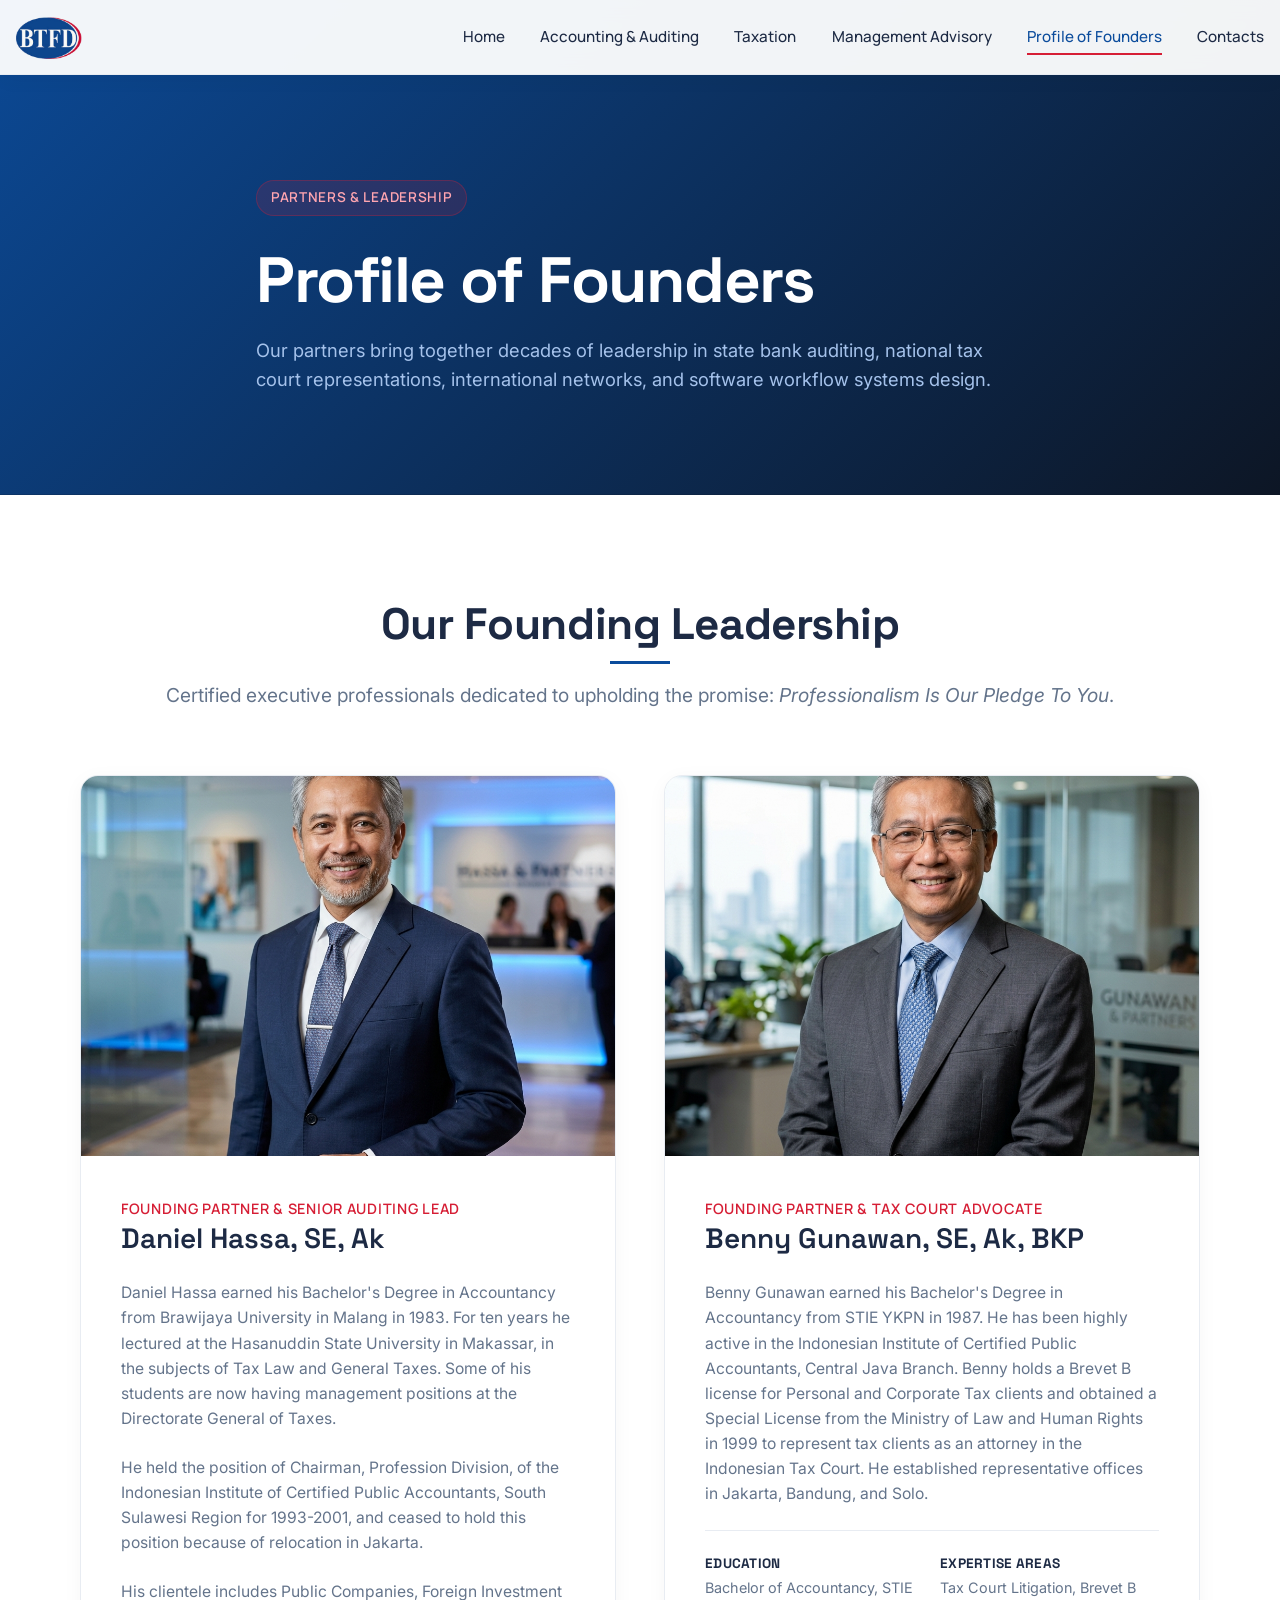
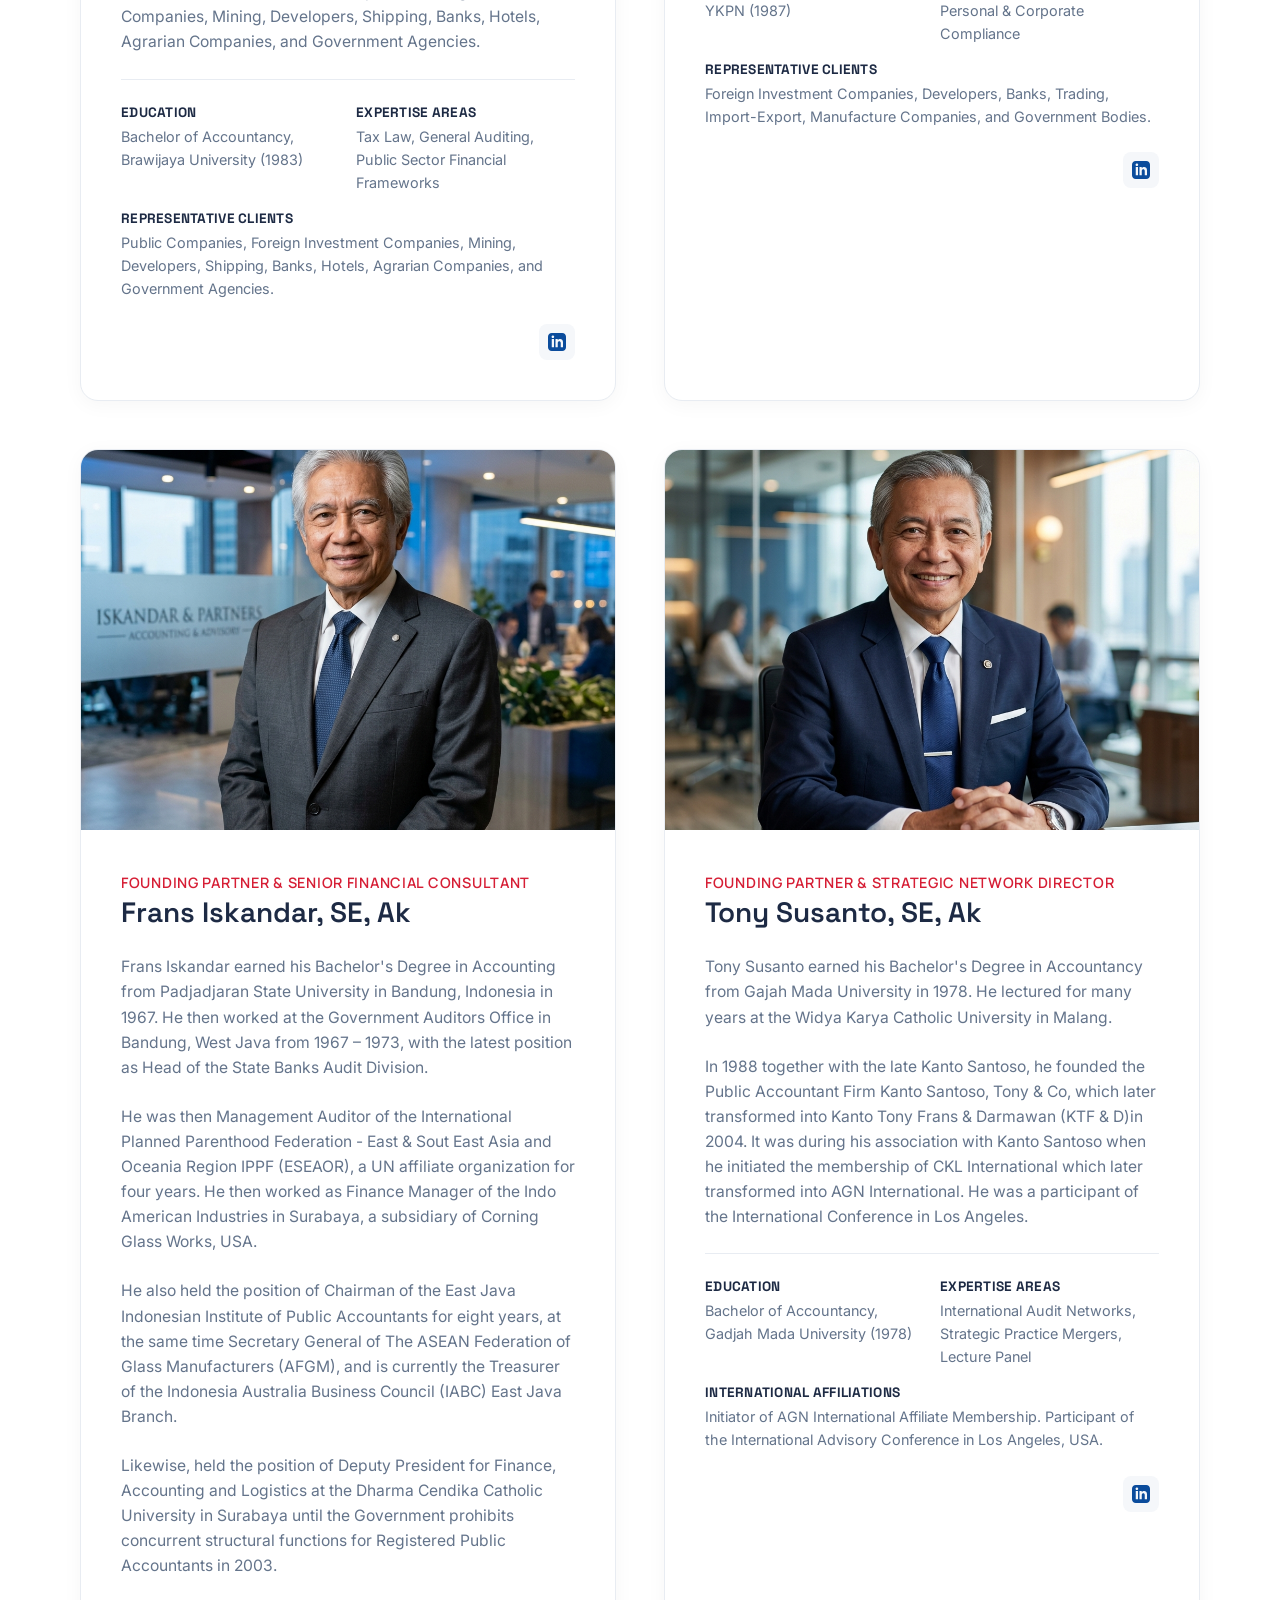
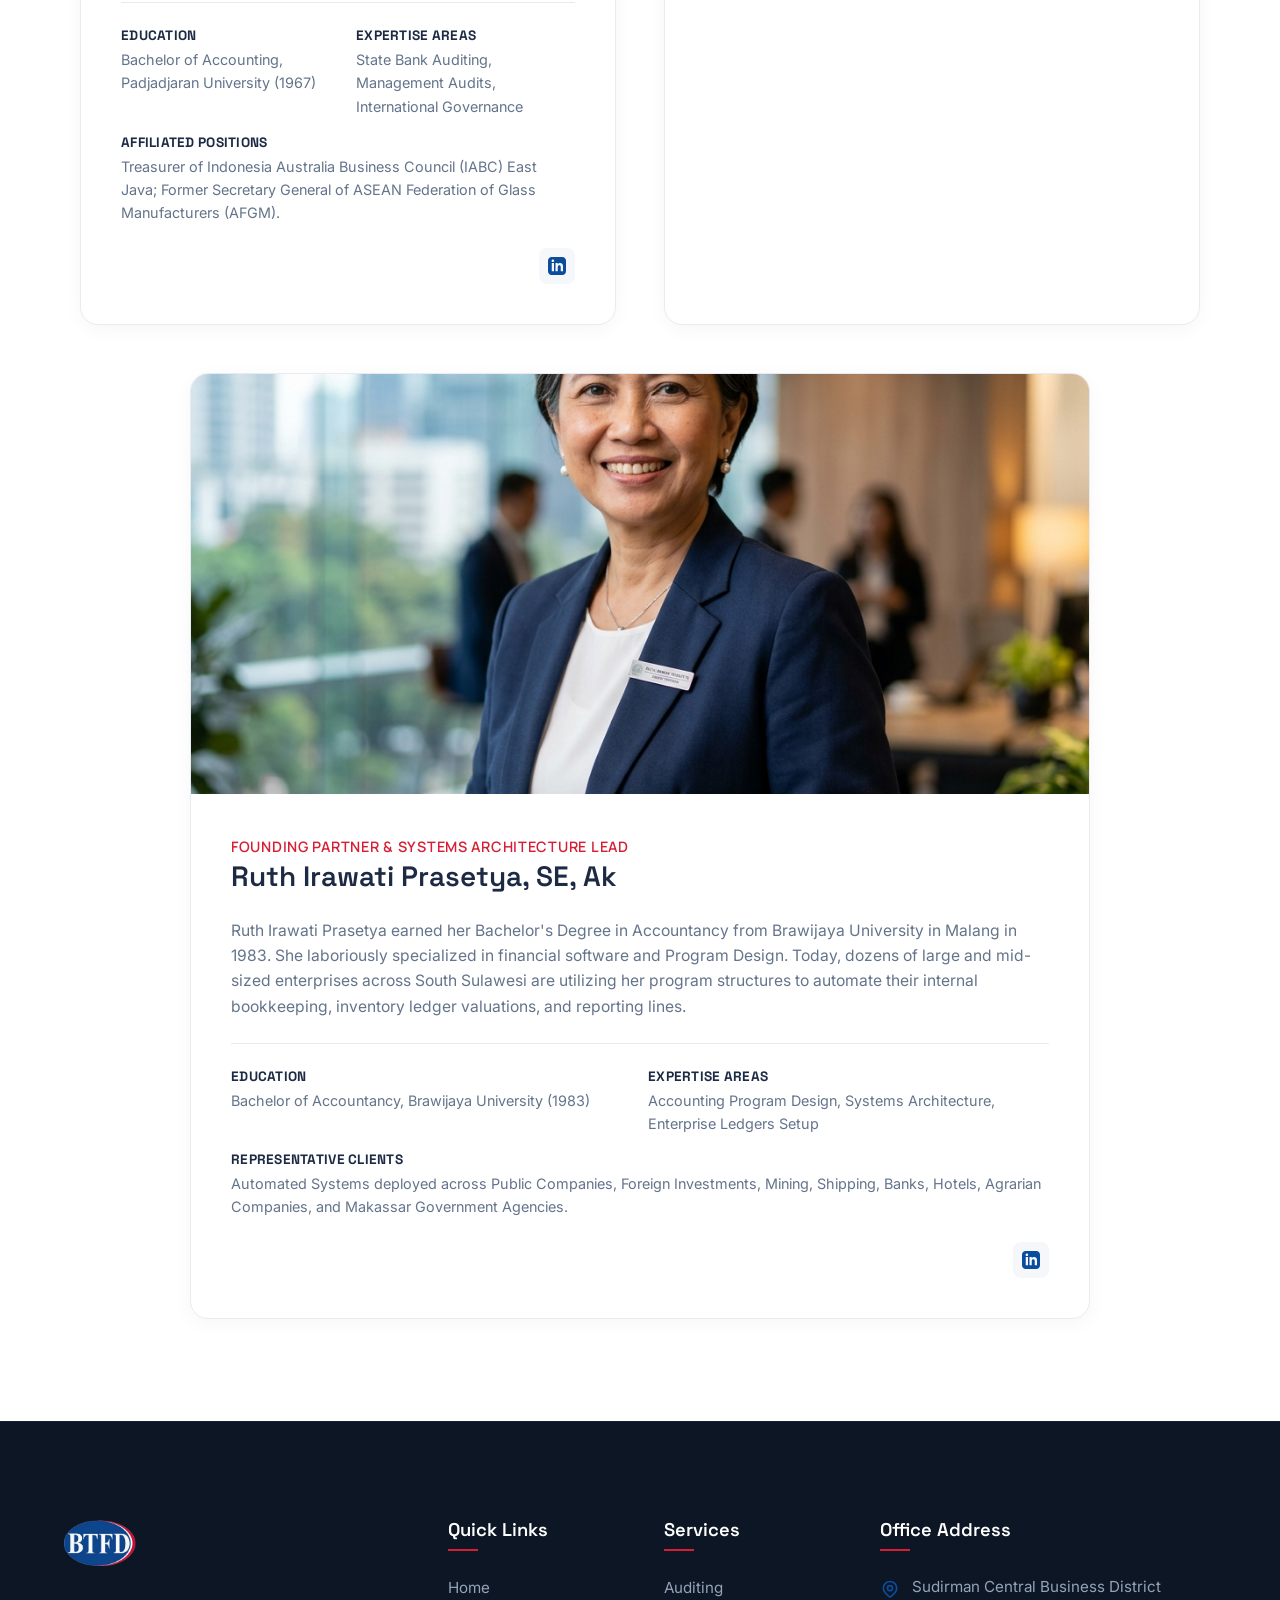
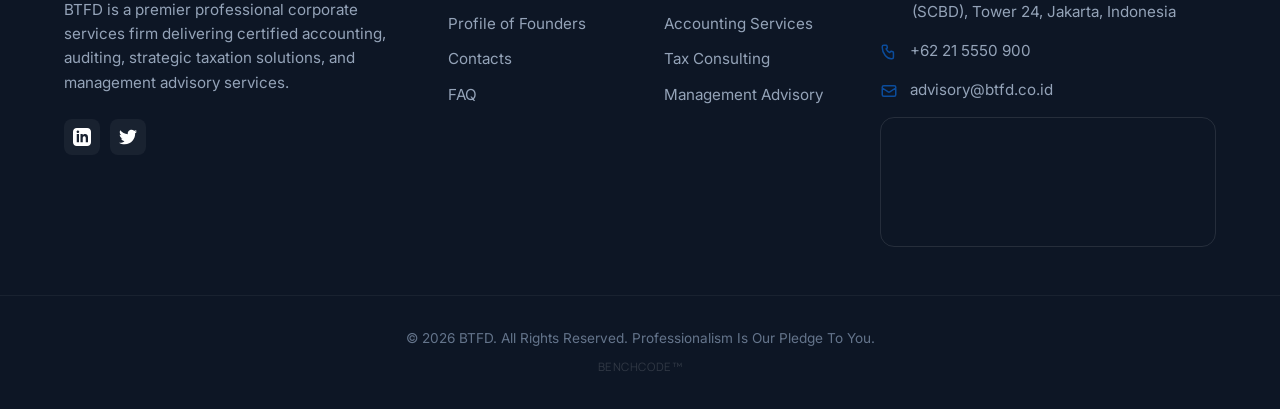
<file: founders.html>
<!DOCTYPE html>
<html lang="en">
<head>
    <meta charset="UTF-8">
    <meta name="viewport" content="width=device-width, initial-scale=1.0">
    <title>Profile of Founders | BTFD</title>
    <meta name="description" content="Meet the founding partners of BTFD: Daniel Hassa, Benny Gunawan, Frans Iskandar, Tony Susanto, and Ruth Irawati Prasetya. Over four decades of certified accounting, audit, and tax expertise.">
    <link rel="stylesheet" href="css/style.css">
</head>
<body>

    <!-- Sticky Header & Navigation -->
    <header class="header scrolled">
        <div class="container nav-container">
            <a href="index.html" class="logo">
                <img src="assets/logo.png" alt="BTFD Logo">
            </a>
            
            <!-- Mobile Toggle -->
            <button class="hamburger" aria-label="Toggle Menu">
                <span></span>
                <span></span>
                <span></span>
            </button>
            
            <!-- Nav Links -->
            <ul class="nav-menu">
                <li><a href="index.html" class="nav-link">Home</a></li>
                <li><a href="accounting-auditing.html" class="nav-link">Accounting & Auditing</a></li>
                <li><a href="taxation.html" class="nav-link">Taxation</a></li>
                <li><a href="management-advisory.html" class="nav-link">Management Advisory</a></li>
                <li><a href="founders.html" class="nav-link active">Profile of Founders</a></li>
                <li><a href="contacts.html" class="nav-link">Contacts</a></li>
            </ul>
        </div>
    </header>

    <!-- Subpage Hero -->
    <section class="subpage-hero">
        <div class="subpage-hero-bg"></div>
        <div class="container subpage-hero-content animate-on-scroll">
            <span class="hero-badge">Partners & Leadership</span>
            <h1>Profile of Founders</h1>
            <p>Our partners bring together decades of leadership in state bank auditing, national tax court representations, international networks, and software workflow systems design.</p>
        </div>
    </section>

    <!-- Founders Profiles Section -->
    <section class="founders-section section-padding">
        <div class="container">
            <div class="text-center mb-6 animate-on-scroll">
                <h2>Our Founding Leadership</h2>
                <p class="lead mt-2">Certified executive professionals dedicated to upholding the promise: <em>Professionalism Is Our Pledge To You</em>.</p>
            </div>
            
            <div class="founders-grid">
                <!-- Founder 1: Daniel Hassa -->
                <div class="founder-card animate-on-scroll">
                    <div class="founder-img-wrapper">
                        <img src="assets/daniel_hassa.png" alt="Daniel Hassa, SE, Ak">
                    </div>
                    <div class="founder-info">
                        <span class="founder-position">Founding Partner & Senior Auditing Lead</span>
                        <h3>Daniel Hassa, SE, Ak</h3>
                        <p class="founder-bio">Daniel Hassa earned his Bachelor's Degree in Accountancy from Brawijaya University in Malang in 1983. For ten years he lectured at the Hasanuddin State University in Makassar, in the subjects of Tax Law and General Taxes. Some of his students are now having management positions at the Directorate General of Taxes.</p>
                        <p class="founder-bio mt-2">He held the position of Chairman, Profession Division, of the Indonesian Institute of Certified Public Accountants, South Sulawesi Region for 1993-2001, and ceased to hold this position because of relocation in Jakarta.</p>
                        <p class="founder-bio mt-2">His clientele includes Public Companies, Foreign Investment Companies, Mining, Developers, Shipping, Banks, Hotels, Agrarian Companies, and Government Agencies.</p>
                        
                        <div class="founder-meta">
                            <div class="founder-meta-item">
                                <h4>Education</h4>
                                <p>Bachelor of Accountancy, Brawijaya University (1983)</p>
                            </div>
                            <div class="founder-meta-item">
                                <h4>Expertise Areas</h4>
                                <p>Tax Law, General Auditing, Public Sector Financial Frameworks</p>
                            </div>
                            <div class="founder-meta-item" style="grid-column: span 2;">
                                <h4>Representative Clients</h4>
                                <p>Public Companies, Foreign Investment Companies, Mining, Developers, Shipping, Banks, Hotels, Agrarian Companies, and Government Agencies.</p>
                            </div>
                        </div>
                        
                        <div class="founder-social">
                            <a href="#" class="social-icon" aria-label="LinkedIn" target="_blank">
                                <svg width="18" height="18" fill="currentColor" viewBox="0 0 24 24"><path d="M19 0h-14c-2.761 0-5 2.239-5 5v14c0 2.761 2.239 5 5 5h14c2.762 0 5-2.239 5-5v-14c0-2.761-2.238-5-5-5zm-11 19h-3v-11h3v11zm-1.5-12.268c-.966 0-1.75-.79-1.75-1.764s.784-1.764 1.75-1.764 1.75.79 1.75 1.764-.783 1.764-1.75 1.764zm13.5 12.268h-3v-5.604c0-3.368-4-3.113-4 0v5.604h-3v-11h3v1.765c1.396-2.586 7-2.777 7 2.476v6.759z"/></svg>
                            </a>
                        </div>
                    </div>
                </div>
                
                <!-- Founder 2: Benny Gunawan -->
                <div class="founder-card animate-on-scroll delay-2">
                    <div class="founder-img-wrapper">
                        <img src="assets/benny_gunawan.png" alt="Benny Gunawan, SE, Ak, BKP">
                    </div>
                    <div class="founder-info">
                        <span class="founder-position">Founding Partner & Tax Court Advocate</span>
                        <h3>Benny Gunawan, SE, Ak, BKP</h3>
                        <p class="founder-bio">Benny Gunawan earned his Bachelor's Degree in Accountancy from STIE YKPN in 1987. He has been highly active in the Indonesian Institute of Certified Public Accountants, Central Java Branch. Benny holds a Brevet B license for Personal and Corporate Tax clients and obtained a Special License from the Ministry of Law and Human Rights in 1999 to represent tax clients as an attorney in the Indonesian Tax Court. He established representative offices in Jakarta, Bandung, and Solo.</p>
                        
                        <div class="founder-meta">
                            <div class="founder-meta-item">
                                <h4>Education</h4>
                                <p>Bachelor of Accountancy, STIE YKPN (1987)</p>
                            </div>
                            <div class="founder-meta-item">
                                <h4>Expertise Areas</h4>
                                <p>Tax Court Litigation, Brevet B Personal & Corporate Compliance</p>
                            </div>
                            <div class="founder-meta-item" style="grid-column: span 2;">
                                <h4>Representative Clients</h4>
                                <p>Foreign Investment Companies, Developers, Banks, Trading, Import-Export, Manufacture Companies, and Government Bodies.</p>
                            </div>
                        </div>
                        
                        <div class="founder-social">
                            <a href="#" class="social-icon" aria-label="LinkedIn" target="_blank">
                                <svg width="18" height="18" fill="currentColor" viewBox="0 0 24 24"><path d="M19 0h-14c-2.761 0-5 2.239-5 5v14c0 2.761 2.239 5 5 5h14c2.762 0 5-2.239 5-5v-14c0-2.761-2.238-5-5-5zm-11 19h-3v-11h3v11zm-1.5-12.268c-.966 0-1.75-.79-1.75-1.764s.784-1.764 1.75-1.764 1.75.79 1.75 1.764-.783 1.764-1.75 1.764zm13.5 12.268h-3v-5.604c0-3.368-4-3.113-4 0v5.604h-3v-11h3v1.765c1.396-2.586 7-2.777 7 2.476v6.759z"/></svg>
                            </a>
                        </div>
                    </div>
                </div>

                <!-- Founder 3: Frans Iskandar -->
                <div class="founder-card animate-on-scroll">
                    <div class="founder-img-wrapper">
                        <img src="assets/frans_iskandar.png" alt="Frans Iskandar, SE, Ak">
                    </div>
                    <div class="founder-info">
                        <span class="founder-position">Founding Partner & Senior Financial Consultant</span>
                        <h3>Frans Iskandar, SE, Ak</h3>
                        <p class="founder-bio">Frans Iskandar earned his Bachelor's Degree in Accounting from Padjadjaran State University in Bandung, Indonesia in 1967. He then worked at the Government Auditors Office in Bandung, West Java from 1967 – 1973, with the latest position as Head of the State Banks Audit Division.</p>
                        <p class="founder-bio mt-2">He was then Management Auditor of the International Planned Parenthood Federation - East & Sout East Asia and Oceania Region  IPPF (ESEAOR), a UN affiliate organization for four years. He then worked as Finance Manager of the Indo American Industries in Surabaya, a subsidiary of Corning Glass Works, USA.</p>
                        <p class="founder-bio mt-2">He also held the position of Chairman of the East Java Indonesian Institute of Public Accountants for eight years, at the same time Secretary General of The ASEAN Federation of Glass Manufacturers (AFGM), and is currently the Treasurer of the Indonesia Australia Business Council (IABC) East Java Branch.</p>
                        <p class="founder-bio mt-2">Likewise, held the position of Deputy President for Finance, Accounting and Logistics at the Dharma Cendika Catholic University in Surabaya until the Government prohibits concurrent structural functions for Registered Public Accountants in 2003.</p>
                        
                        <div class="founder-meta">
                            <div class="founder-meta-item">
                                <h4>Education</h4>
                                <p>Bachelor of Accounting, Padjadjaran University (1967)</p>
                            </div>
                            <div class="founder-meta-item">
                                <h4>Expertise Areas</h4>
                                <p>State Bank Auditing, Management Audits, International Governance</p>
                            </div>
                            <div class="founder-meta-item" style="grid-column: span 2;">
                                <h4>Affiliated Positions</h4>
                                <p>Treasurer of Indonesia Australia Business Council (IABC) East Java; Former Secretary General of ASEAN Federation of Glass Manufacturers (AFGM).</p>
                            </div>
                        </div>
                        
                        <div class="founder-social">
                            <a href="#" class="social-icon" aria-label="LinkedIn" target="_blank">
                                <svg width="18" height="18" fill="currentColor" viewBox="0 0 24 24"><path d="M19 0h-14c-2.761 0-5 2.239-5 5v14c0 2.761 2.239 5 5 5h14c2.762 0 5-2.239 5-5v-14c0-2.761-2.238-5-5-5zm-11 19h-3v-11h3v11zm-1.5-12.268c-.966 0-1.75-.79-1.75-1.764s.784-1.764 1.75-1.764 1.75.79 1.75 1.764-.783 1.764-1.75 1.764zm13.5 12.268h-3v-5.604c0-3.368-4-3.113-4 0v5.604h-3v-11h3v1.765c1.396-2.586 7-2.777 7 2.476v6.759z"/></svg>
                            </a>
                        </div>
                    </div>
                </div>

                <!-- Founder 4: Tony Susanto -->
                <div class="founder-card animate-on-scroll delay-2">
                    <div class="founder-img-wrapper">
                        <img src="assets/tony_susanto.png" alt="Tony Susanto, SE, Ak">
                    </div>
                    <div class="founder-info">
                        <span class="founder-position">Founding Partner & Strategic Network Director</span>
                        <h3>Tony Susanto, SE, Ak</h3>
                        <p class="founder-bio">Tony Susanto earned his Bachelor's Degree in Accountancy from Gajah Mada University in 1978. He lectured for many years at the Widya Karya Catholic University in Malang.</p>
                        <p class="founder-bio mt-2">In 1988 together with the late Kanto Santoso, he founded the Public Accountant Firm Kanto Santoso, Tony & Co, which later transformed into Kanto Tony Frans & Darmawan (KTF & D)in 2004. It was during his association with Kanto Santoso when he initiated the membership of CKL International which later transformed into AGN International. He was a participant of the International Conference in Los Angeles.</p>
                        
                        <div class="founder-meta">
                            <div class="founder-meta-item">
                                <h4>Education</h4>
                                <p>Bachelor of Accountancy, Gadjah Mada University (1978)</p>
                            </div>
                            <div class="founder-meta-item">
                                <h4>Expertise Areas</h4>
                                <p>International Audit Networks, Strategic Practice Mergers, Lecture Panel</p>
                            </div>
                            <div class="founder-meta-item" style="grid-column: span 2;">
                                <h4>International Affiliations</h4>
                                <p>Initiator of AGN International Affiliate Membership. Participant of the International Advisory Conference in Los Angeles, USA.</p>
                            </div>
                        </div>
                        
                        <div class="founder-social">
                            <a href="#" class="social-icon" aria-label="LinkedIn" target="_blank">
                                <svg width="18" height="18" fill="currentColor" viewBox="0 0 24 24"><path d="M19 0h-14c-2.761 0-5 2.239-5 5v14c0 2.761 2.239 5 5 5h14c2.762 0 5-2.239 5-5v-14c0-2.761-2.238-5-5-5zm-11 19h-3v-11h3v11zm-1.5-12.268c-.966 0-1.75-.79-1.75-1.764s.784-1.764 1.75-1.764 1.75.79 1.75 1.764-.783 1.764-1.75 1.764zm13.5 12.268h-3v-5.604c0-3.368-4-3.113-4 0v5.604h-3v-11h3v1.765c1.396-2.586 7-2.777 7 2.476v6.759z"/></svg>
                            </a>
                        </div>
                    </div>
                </div>

                <!-- Founder 5: Ruth Irawati Prasetya -->
                <div class="founder-card animate-on-scroll card-wide-2">
                    <div class="founder-img-wrapper" style="height: 420px;">
                        <img src="assets/ruth_irawati.png" alt="Ruth Irawati Prasetya, SE, Ak">
                    </div>
                    <div class="founder-info">
                        <span class="founder-position">Founding Partner & Systems Architecture Lead</span>
                        <h3>Ruth Irawati Prasetya, SE, Ak</h3>
                        <p class="founder-bio">Ruth Irawati Prasetya earned her Bachelor's Degree in Accountancy from Brawijaya University in Malang in 1983. She laboriously specialized in financial software and Program Design. Today, dozens of large and mid-sized enterprises across South Sulawesi are utilizing her program structures to automate their internal bookkeeping, inventory ledger valuations, and reporting lines.</p>
                        
                        <div class="founder-meta">
                            <div class="founder-meta-item">
                                <h4>Education</h4>
                                <p>Bachelor of Accountancy, Brawijaya University (1983)</p>
                            </div>
                            <div class="founder-meta-item">
                                <h4>Expertise Areas</h4>
                                <p>Accounting Program Design, Systems Architecture, Enterprise Ledgers Setup</p>
                            </div>
                            <div class="founder-meta-item" style="grid-column: span 2;">
                                <h4>Representative Clients</h4>
                                <p>Automated Systems deployed across Public Companies, Foreign Investments, Mining, Shipping, Banks, Hotels, Agrarian Companies, and Makassar Government Agencies.</p>
                            </div>
                        </div>
                        
                        <div class="founder-social">
                            <a href="#" class="social-icon" aria-label="LinkedIn" target="_blank">
                                <svg width="18" height="18" fill="currentColor" viewBox="0 0 24 24"><path d="M19 0h-14c-2.761 0-5 2.239-5 5v14c0 2.761 2.239 5 5 5h14c2.762 0 5-2.239 5-5v-14c0-2.761-2.238-5-5-5zm-11 19h-3v-11h3v11zm-1.5-12.268c-.966 0-1.75-.79-1.75-1.764s.784-1.764 1.75-1.764 1.75.79 1.75 1.764-.783 1.764-1.75 1.764zm13.5 12.268h-3v-5.604c0-3.368-4-3.113-4 0v5.604h-3v-11h3v1.765c1.396-2.586 7-2.777 7 2.476v6.759z"/></svg>
                            </a>
                        </div>
                    </div>
                </div>
            </div>
        </div>
    </section>

    <!-- Footer -->
    <footer class="footer">
        <div class="footer-top container">
            <div class="footer-grid">
                <div class="footer-col footer-about">
                    <img src="assets/logo.png" alt="BTFD Logo">
                    <p>BTFD is a premier professional corporate services firm delivering certified accounting, auditing, strategic taxation solutions, and management advisory services.</p>
                    <div class="social-links">
                        <a href="#" class="social-icon" aria-label="LinkedIn">
                            <svg width="18" height="18" fill="currentColor" viewBox="0 0 24 24"><path d="M19 0h-14c-2.761 0-5 2.239-5 5v14c0 2.761 2.239 5 5 5h14c2.762 0 5-2.239 5-5v-14c0-2.761-2.238-5-5-5zm-11 19h-3v-11h3v11zm-1.5-12.268c-.966 0-1.75-.79-1.75-1.764s.784-1.764 1.75-1.764 1.75.79 1.75 1.764-.783 1.764-1.75 1.764zm13.5 12.268h-3v-5.604c0-3.368-4-3.113-4 0v5.604h-3v-11h3v1.765c1.396-2.586 7-2.777 7 2.476v6.759z"/></svg>
                        </a>
                        <a href="#" class="social-icon" aria-label="Twitter">
                            <svg width="18" height="18" fill="currentColor" viewBox="0 0 24 24"><path d="M24 4.557c-.883.392-1.832.656-2.828.775 1.017-.609 1.798-1.574 2.165-2.724-.951.564-2.005.974-3.127 1.195-.897-.957-2.178-1.555-3.594-1.555-3.179 0-5.515 2.966-4.797 6.045-4.091-.205-7.719-2.165-10.148-5.144-1.29 2.213-.669 5.108 1.523 6.574-.806-.026-1.566-.247-2.229-.616-.054 2.281 1.581 4.415 3.949 4.89-.693.188-1.452.232-2.224.084.626 1.956 2.444 3.379 4.6 3.419-2.07 1.623-4.678 2.348-7.29 2.04 2.179 1.397 4.768 2.212 7.548 2.212 9.142 0 14.307-7.721 13.995-14.646.962-.695 1.797-1.562 2.457-2.549z"/></svg>
                        </a>
                    </div>
                </div>
                
                <div class="footer-col">
                    <h3>Quick Links</h3>
                    <ul class="footer-links">
                        <li><a href="index.html">Home</a></li>
                        <li><a href="founders.html">Profile of Founders</a></li>
                        <li><a href="contacts.html">Contacts</a></li>
                        <li><a href="contacts.html#faq">FAQ</a></li>
                    </ul>
                </div>
                
                <div class="footer-col">
                    <h3>Services</h3>
                    <ul class="footer-links">
                        <li><a href="accounting-auditing.html">Auditing</a></li>
                        <li><a href="accounting-auditing.html">Accounting Services</a></li>
                        <li><a href="taxation.html">Tax Consulting</a></li>
                        <li><a href="management-advisory.html">Management Advisory</a></li>
                    </ul>
                </div>
                
                <div class="footer-col">
                    <h3>Office Address</h3>
                    <ul class="footer-contact">
                        <li>
                            <svg width="20" height="20" fill="none" stroke="currentColor" stroke-width="2" viewBox="0 0 24 24"><path stroke-linecap="round" stroke-linejoin="round" d="M17.657 16.657L13.414 20.9a1.998 1.998 0 01-2.827 0l-4.244-4.243a8 8 0 1111.314 0z"></path><path stroke-linecap="round" stroke-linejoin="round" d="M15 11a3 3 0 11-6 0 3 3 0 016 0z"></path></svg>
                            <span>Sudirman Central Business District (SCBD), Tower 24, Jakarta, Indonesia</span>
                        </li>
                        <li>
                            <svg width="18" height="18" fill="none" stroke="currentColor" stroke-width="2" viewBox="0 0 24 24"><path stroke-linecap="round" stroke-linejoin="round" d="M3 5a2 2 0 012-2h3.28a1 1 0 01.94.725l.548 2.2a1 1 0 01-.321.988l-1.305.98a10.582 10.582 0 004.872 4.872l.98-1.305a1 1 0 01.988-.321l2.2.548a1 1 0 01.725.94V19a2 2 0 01-2 2h-1C9.716 21 3 14.284 3 6V5z"></path></svg>
                            <span>+62 21 5550 900</span>
                        </li>
                        <li>
                            <svg width="18" height="18" fill="none" stroke="currentColor" stroke-width="2" viewBox="0 0 24 24"><path stroke-linecap="round" stroke-linejoin="round" d="M3 8l7.89 5.26a2 2 0 002.22 0L21 8M5 19h14a2 2 0 002-2V7a2 2 0 00-2-2H5a2 2 0 00-2 2v10a2 2 0 002 2z"></path></svg>
                            <span>advisory@btfd.co.id</span>
                        </li>
                    </ul>
                    
                    <div class="map-placeholder">
                        <iframe src="https://www.google.com/maps/embed?pb=!1m18!1m12!1m3!1d3966.2547631388836!2d106.80854497475058!3d-6.229444193758652!2m3!1f0!2f0!3f0!3m2!1i1024!2i768!4f13.1!3m3!1m2!1s0x2e69f15024a8ff3f%3A0x6b87640248ab22d0!2sSCBD!5e0!3m2!1sen!2sid!4v1715694200000!5m2!1sen!2sid" allowfullscreen="" loading="lazy" referrerpolicy="no-referrer-when-downgrade"></iframe>
                    </div>
                </div>
            </div>
        </div>
        
        <div class="footer-bottom">
            <div class="container">
                <p>&copy; 2026 BTFD. All Rights Reserved. Professionalism Is Our Pledge To You.</p>
                <p style="margin-top: 8px; font-size: 0.72rem; color: rgba(255, 255, 255, 0.15); font-family: var(--font-detail); letter-spacing: 0.05em; text-transform: uppercase;">BenchCode&trade;</p>
            </div>
        </div>
    </footer>

    <!-- Main JS -->
    <script src="js/main.js"></script>
</body>
</html>
</file>
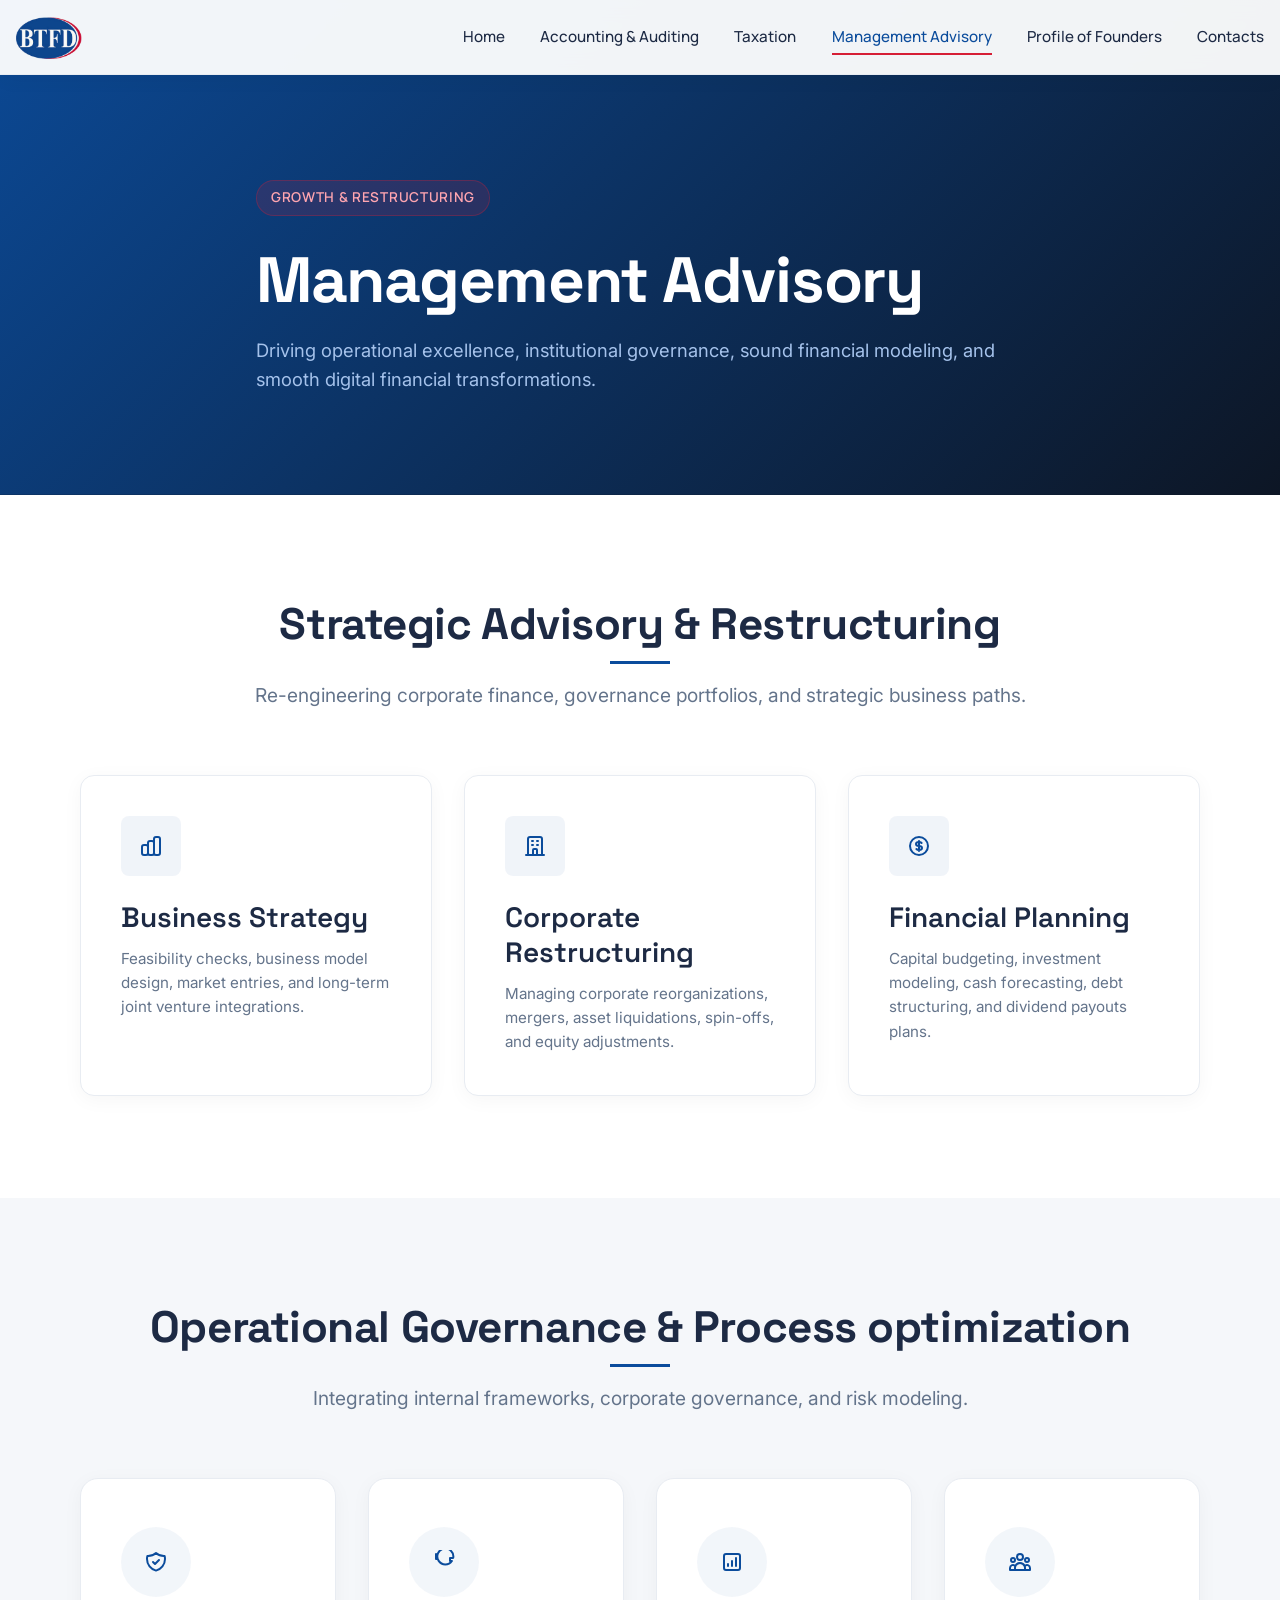
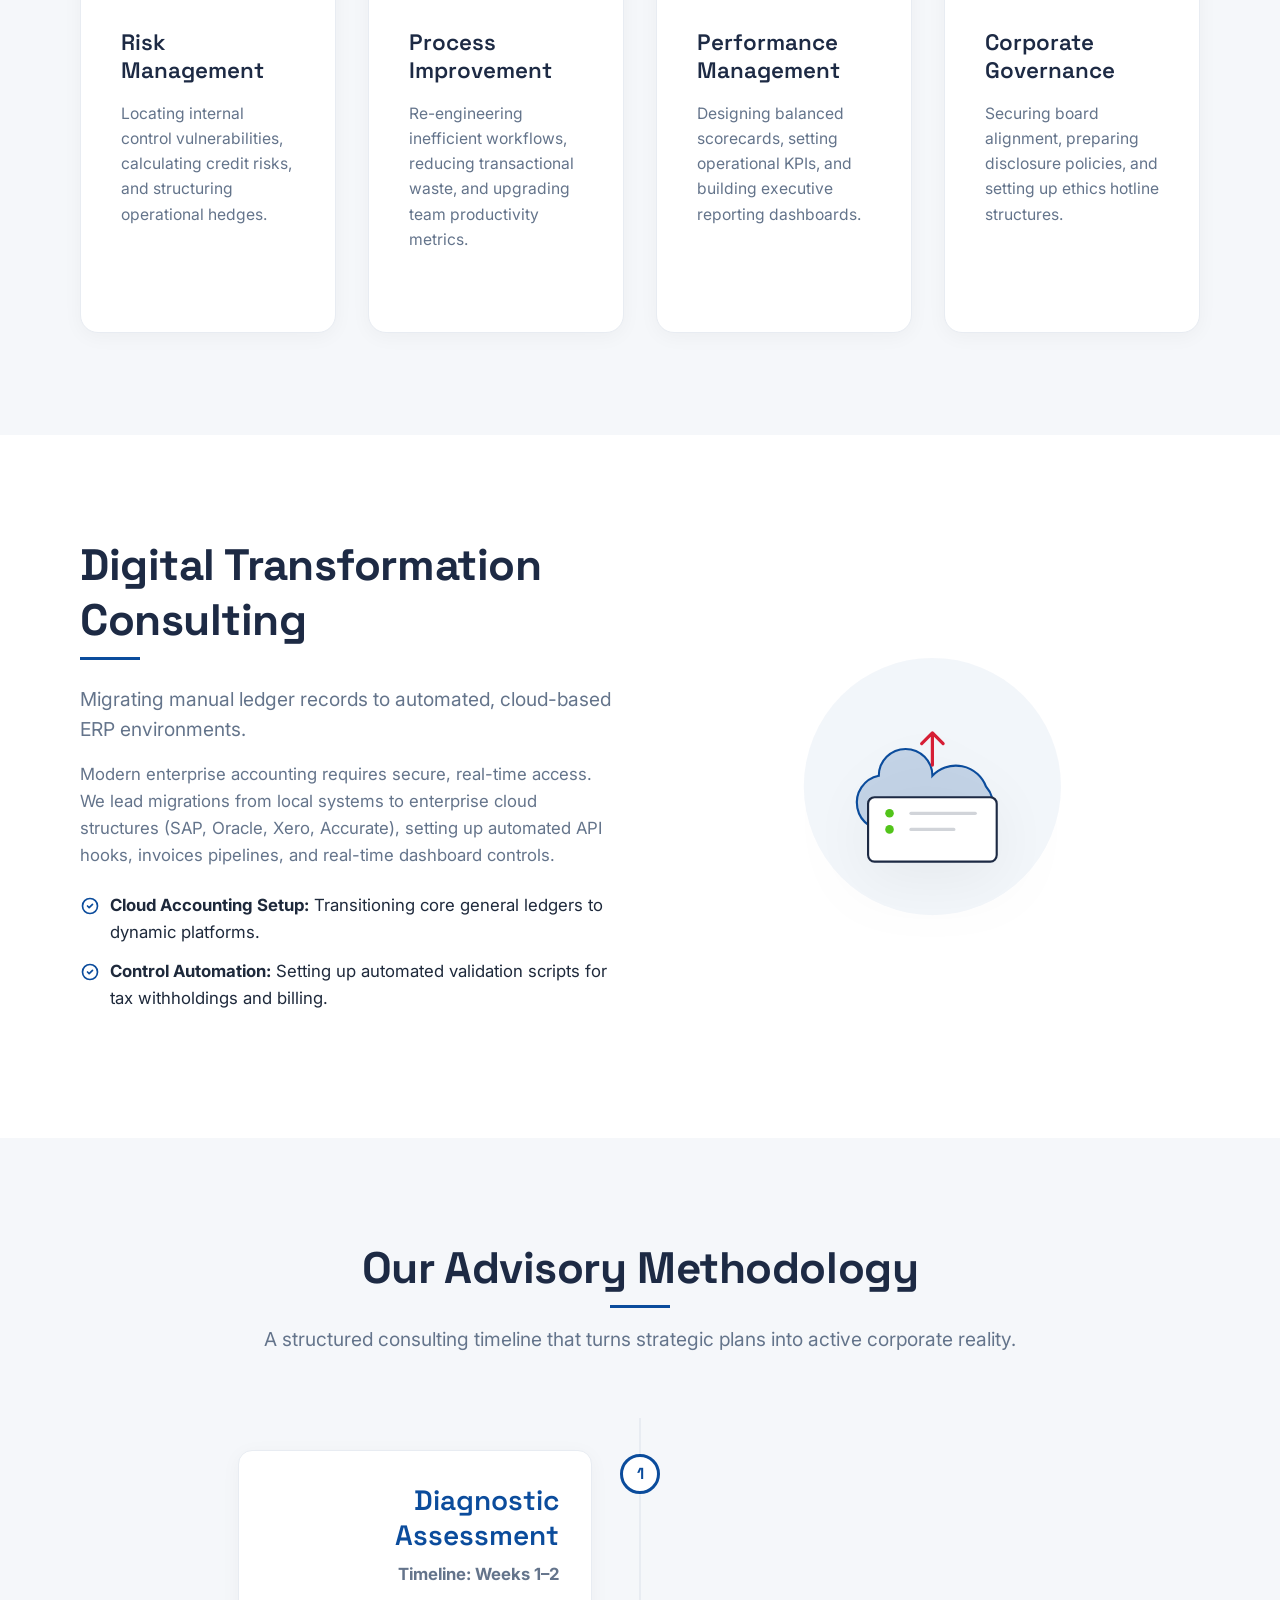
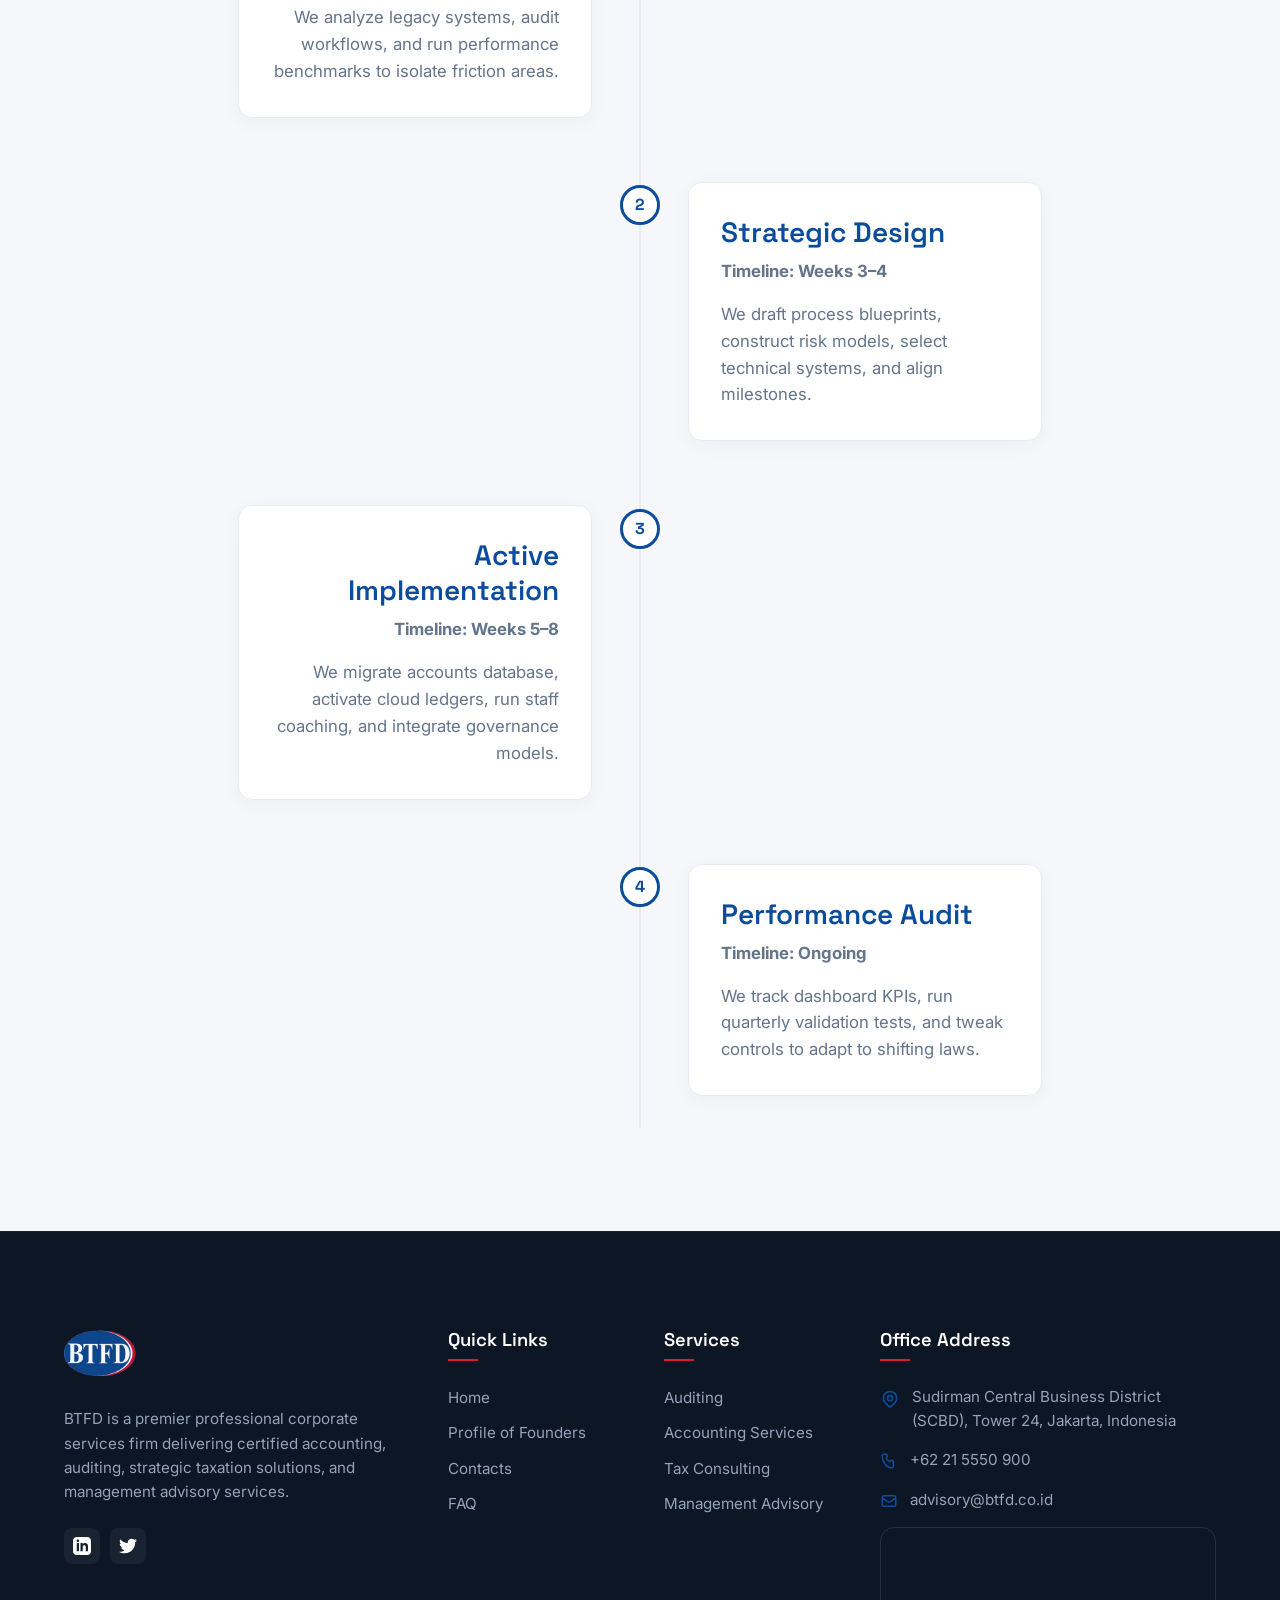
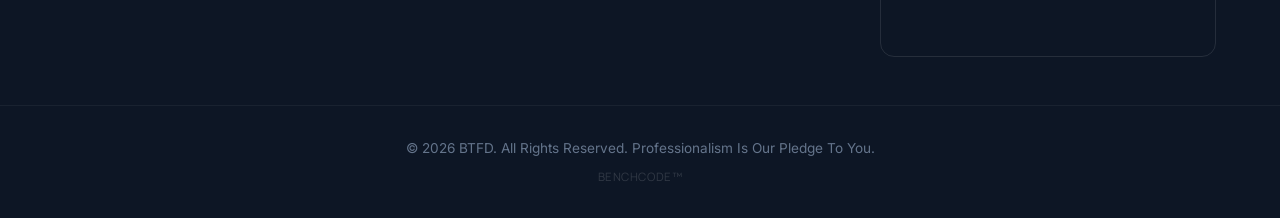
<file: management-advisory.html>
<!DOCTYPE html>
<html lang="en">
<head>
    <meta charset="UTF-8">
    <meta name="viewport" content="width=device-width, initial-scale=1.0">
    <title>Management Advisory & Business Consulting | BTFD</title>
    <meta name="description" content="BTFD provides corporate strategy consulting, business process restructuring, risk management, financial planning, governance, and digital transformation.">
    <link rel="stylesheet" href="css/style.css">
</head>
<body>

    <!-- Sticky Header & Navigation -->
    <header class="header scrolled">
        <div class="container nav-container">
            <a href="index.html" class="logo">
                <img src="assets/logo.png" alt="BTFD Logo">
            </a>
            
            <!-- Mobile Toggle -->
            <button class="hamburger" aria-label="Toggle Menu">
                <span></span>
                <span></span>
                <span></span>
            </button>
            
            <!-- Nav Links -->
            <ul class="nav-menu">
                <li><a href="index.html" class="nav-link">Home</a></li>
                <li><a href="accounting-auditing.html" class="nav-link">Accounting & Auditing</a></li>
                <li><a href="taxation.html" class="nav-link">Taxation</a></li>
                <li><a href="management-advisory.html" class="nav-link active">Management Advisory</a></li>
                <li><a href="founders.html" class="nav-link">Profile of Founders</a></li>
                <li><a href="contacts.html" class="nav-link">Contacts</a></li>
            </ul>
        </div>
    </header>

    <!-- Subpage Hero -->
    <section class="subpage-hero">
        <div class="subpage-hero-bg"></div>
        <div class="container subpage-hero-content animate-on-scroll">
            <span class="hero-badge">Growth & Restructuring</span>
            <h1>Management Advisory</h1>
            <p>Driving operational excellence, institutional governance, sound financial modeling, and smooth digital financial transformations.</p>
        </div>
    </section>

    <!-- Core Strategy section -->
    <section class="info-section section-padding">
        <div class="container">
            <div class="text-center mb-6 animate-on-scroll">
                <h2>Strategic Advisory & Restructuring</h2>
                <p class="lead mt-2">Re-engineering corporate finance, governance portfolios, and strategic business paths.</p>
            </div>
            
            <div class="grid-3">
                <div class="feature-card animate-on-scroll">
                    <div class="feature-icon-wrapper">
                        <svg width="24" height="24" fill="none" stroke="currentColor" stroke-width="2" viewBox="0 0 24 24"><path stroke-linecap="round" stroke-linejoin="round" d="M9 19v-6a2 2 0 00-2-2H5a2 2 0 00-2 2v6a2 2 0 002 2h2a2 2 0 002-2zm0 0V9a2 2 0 012-2h2a2 2 0 012 2v10m-6 0a2 2 0 002 2h2a2 2 0 002-2m0 0V5a2 2 0 012-2h2a2 2 0 012 2v14a2 2 0 01-2 2h-2a2 2 0 01-2-2z"></path></svg>
                    </div>
                    <h3>Business Strategy</h3>
                    <p>Feasibility checks, business model design, market entries, and long-term joint venture integrations.</p>
                </div>
                
                <div class="feature-card animate-on-scroll delay-1">
                    <div class="feature-icon-wrapper">
                        <svg width="24" height="24" fill="none" stroke="currentColor" stroke-width="2" viewBox="0 0 24 24"><path stroke-linecap="round" stroke-linejoin="round" d="M19 21V5a2 2 0 00-2-2H7a2 2 0 00-2 2v16m14 0h2m-2 0h-5m-9 0H3m2 0h5M9 7h1m-1 4h1m4-4h1m-1 4h1m-5 10v-5a1 1 0 011-1h2a1 1 0 011 1v5m-4 0h4"></path></svg>
                    </div>
                    <h3>Corporate Restructuring</h3>
                    <p>Managing corporate reorganizations, mergers, asset liquidations, spin-offs, and equity adjustments.</p>
                </div>
                
                <div class="feature-card animate-on-scroll delay-2">
                    <div class="feature-icon-wrapper">
                        <svg width="24" height="24" fill="none" stroke="currentColor" stroke-width="2" viewBox="0 0 24 24"><path stroke-linecap="round" stroke-linejoin="round" d="M12 8c-1.657 0-3 .895-3 2s1.343 2 3 2 3 .895 3 2-1.343 2-3 2m0-8c1.11 0 2.08.402 2.599 1M12 8V7m0 1v8m0 0v1m0-1c-1.11 0-2.08-.402-2.599-1M21 12a9 9 0 11-18 0 9 9 0 0118 0z"></path></svg>
                    </div>
                    <h3>Financial Planning</h3>
                    <p>Capital budgeting, investment modeling, cash forecasting, debt structuring, and dividend payouts plans.</p>
                </div>
            </div>
        </div>
    </section>

    <!-- Operational & Risk section -->
    <section class="info-section alt section-padding">
        <div class="container">
            <div class="text-center mb-6 animate-on-scroll">
                <h2>Operational Governance & Process optimization</h2>
                <p class="lead mt-2">Integrating internal frameworks, corporate governance, and risk modeling.</p>
            </div>
            
            <div class="grid-4">
                <div class="service-card animate-on-scroll">
                    <div class="service-icon">
                        <svg width="24" height="24" fill="none" stroke="currentColor" stroke-width="2" viewBox="0 0 24 24"><path stroke-linecap="round" stroke-linejoin="round" d="M9 12l2 2 4-4m5.618-4.016A11.955 11.955 0 0112 2.944a11.955 11.955 0 01-8.618 3.04A12.02 12.02 0 003 9c0 5.591 3.824 10.29 9 11.622 5.176-1.332 9-6.03 9-11.622 0-1.042-.133-2.052-.382-3.016z"></path></svg>
                    </div>
                    <h3>Risk Management</h3>
                    <p>Locating internal control vulnerabilities, calculating credit risks, and structuring operational hedges.</p>
                </div>
                
                <div class="service-card animate-on-scroll delay-1">
                    <div class="service-icon">
                        <svg width="24" height="24" fill="none" stroke="currentColor" stroke-width="2" viewBox="0 0 24 24"><path stroke-linecap="round" stroke-linejoin="round" d="M4 4v5h.582m15.356 2A8.001 8.001 0 1121.21 7.89H18v3z"></path></svg>
                    </div>
                    <h3>Process Improvement</h3>
                    <p>Re-engineering inefficient workflows, reducing transactional waste, and upgrading team productivity metrics.</p>
                </div>
                
                <div class="service-card animate-on-scroll delay-2">
                    <div class="service-icon">
                        <svg width="24" height="24" fill="none" stroke="currentColor" stroke-width="2" viewBox="0 0 24 24"><path stroke-linecap="round" stroke-linejoin="round" d="M16 8v8m-4-5v5m-4-2v2m-2 4h12a2 2 0 002-2V6a2 2 0 00-2-2H6a2 2 0 00-2 2v12a2 2 0 002 2z"></path></svg>
                    </div>
                    <h3>Performance Management</h3>
                    <p>Designing balanced scorecards, setting operational KPIs, and building executive reporting dashboards.</p>
                </div>
                
                <div class="service-card animate-on-scroll delay-3">
                    <div class="service-icon">
                        <svg width="24" height="24" fill="none" stroke="currentColor" stroke-width="2" viewBox="0 0 24 24"><path stroke-linecap="round" stroke-linejoin="round" d="M17 20h5v-2a3 3 0 00-5.356-1.857M17 20H7m10 0v-2c0-.656-.126-1.283-.356-1.857M7 20H2v-2a3 3 0 015.356-1.857M7 20v-2c0-.656.126-1.283.356-1.857m0 0a5.002 5.002 0 019.288 0M15 7a3 3 0 11-6 0 3 3 0 016 0zm6 3a2 2 0 11-4 0 2 2 0 014 0zM7 10a2 2 0 11-4 0 2 2 0 014 0z"></path></svg>
                    </div>
                    <h3>Corporate Governance</h3>
                    <p>Securing board alignment, preparing disclosure policies, and setting up ethics hotline structures.</p>
                </div>
            </div>
        </div>
    </section>

    <!-- Digital Transformation section -->
    <section class="info-section section-padding">
        <div class="container">
            <div class="grid-2">
                <div class="info-content animate-on-scroll">
                    <h2>Digital Transformation Consulting</h2>
                    <p class="lead mt-2">Migrating manual ledger records to automated, cloud-based ERP environments.</p>
                    <p class="mt-2">Modern enterprise accounting requires secure, real-time access. We lead migrations from local systems to enterprise cloud structures (SAP, Oracle, Xero, Accurate), setting up automated API hooks, invoices pipelines, and real-time dashboard controls.</p>
                    <ul>
                        <li>
                            <svg width="20" height="20" fill="none" stroke="currentColor" stroke-width="2" viewBox="0 0 24 24"><path stroke-linecap="round" stroke-linejoin="round" d="M9 12l2 2 4-4m6 2a9 9 0 11-18 0 9 9 0 0118 0z"></path></svg>
                            <span><strong>Cloud Accounting Setup:</strong> Transitioning core general ledgers to dynamic platforms.</span>
                        </li>
                        <li>
                            <svg width="20" height="20" fill="none" stroke="currentColor" stroke-width="2" viewBox="0 0 24 24"><path stroke-linecap="round" stroke-linejoin="round" d="M9 12l2 2 4-4m6 2a9 9 0 11-18 0 9 9 0 0118 0z"></path></svg>
                            <span><strong>Control Automation:</strong> Setting up automated validation scripts for tax withholdings and billing.</span>
                        </li>
                    </ul>
                </div>
                <div class="info-illustration animate-on-scroll delay-2">
                    <!-- Digital Consulting SVG -->
                    <svg viewBox="0 0 400 320" width="100%" height="auto" xmlns="http://www.w3.org/2000/svg">
                        <circle cx="200" cy="160" r="120" fill="rgba(11, 76, 156, 0.05)" />
                        <!-- Cloud Server and charts -->
                        <g transform="translate(100, 70)">
                            <!-- Cloud -->
                            <path d="M50 80 A25 25 0 0 1 100 80 A30 30 0 0 1 150 90 A25 25 0 0 1 140 130 H60 A25 25 0 0 1 50 80 Z" fill="rgba(11, 76, 156, 0.2)" stroke="#0B4C9C" stroke-width="2" />
                            
                            <!-- Server Rack below -->
                            <rect x="40" y="100" width="120" height="60" rx="6" fill="#FFFFFF" stroke="#1D2A44" stroke-width="2" />
                            <circle cx="60" cy="115" r="4" fill="#52C41A" />
                            <circle cx="60" cy="130" r="4" fill="#52C41A" />
                            <line x1="80" y1="115" x2="140" y2="115" stroke="rgba(29, 42, 68, 0.2)" stroke-width="3" stroke-linecap="round" />
                            <line x1="80" y1="130" x2="120" y2="130" stroke="rgba(29, 42, 68, 0.2)" stroke-width="3" stroke-linecap="round" />
                            
                            <!-- Upward arrow -->
                            <path d="M100 70 V40 M90 50 L100 40 L110 50" fill="none" stroke="#D61E35" stroke-width="3" stroke-linecap="round" stroke-linejoin="round" />
                        </g>
                    </svg>
                </div>
            </div>
        </div>
    </section>

    <!-- Consulting Methodology Timeline -->
    <section class="timeline-section section-padding">
        <div class="container">
            <div class="text-center mb-6 animate-on-scroll">
                <h2>Our Advisory Methodology</h2>
                <p class="lead mt-2">A structured consulting timeline that turns strategic plans into active corporate reality.</p>
            </div>
            
            <div class="timeline">
                <div class="timeline-item animate-on-scroll">
                    <div class="timeline-badge">1</div>
                    <div class="timeline-card">
                        <h3>Diagnostic Assessment</h3>
                        <p><strong>Timeline: Weeks 1–2</strong></p>
                        <p class="mt-2">We analyze legacy systems, audit workflows, and run performance benchmarks to isolate friction areas.</p>
                    </div>
                </div>
                
                <div class="timeline-item animate-on-scroll delay-1">
                    <div class="timeline-badge">2</div>
                    <div class="timeline-card">
                        <h3>Strategic Design</h3>
                        <p><strong>Timeline: Weeks 3–4</strong></p>
                        <p class="mt-2">We draft process blueprints, construct risk models, select technical systems, and align milestones.</p>
                    </div>
                </div>
                
                <div class="timeline-item animate-on-scroll delay-2">
                    <div class="timeline-badge">3</div>
                    <div class="timeline-card">
                        <h3>Active Implementation</h3>
                        <p><strong>Timeline: Weeks 5–8</strong></p>
                        <p class="mt-2">We migrate accounts database, activate cloud ledgers, run staff coaching, and integrate governance models.</p>
                    </div>
                </div>
                
                <div class="timeline-item animate-on-scroll">
                    <div class="timeline-badge">4</div>
                    <div class="timeline-card">
                        <h3>Performance Audit</h3>
                        <p><strong>Timeline: Ongoing</strong></p>
                        <p class="mt-2">We track dashboard KPIs, run quarterly validation tests, and tweak controls to adapt to shifting laws.</p>
                    </div>
                </div>
            </div>
        </div>
    </section>

    <!-- Footer -->
    <footer class="footer">
        <div class="footer-top container">
            <div class="footer-grid">
                <div class="footer-col footer-about">
                    <img src="assets/logo.png" alt="BTFD Logo">
                    <p>BTFD is a premier professional corporate services firm delivering certified accounting, auditing, strategic taxation solutions, and management advisory services.</p>
                    <div class="social-links">
                        <a href="#" class="social-icon" aria-label="LinkedIn">
                            <svg width="18" height="18" fill="currentColor" viewBox="0 0 24 24"><path d="M19 0h-14c-2.761 0-5 2.239-5 5v14c0 2.761 2.239 5 5 5h14c2.762 0 5-2.239 5-5v-14c0-2.761-2.238-5-5-5zm-11 19h-3v-11h3v11zm-1.5-12.268c-.966 0-1.75-.79-1.75-1.764s.784-1.764 1.75-1.764 1.75.79 1.75 1.764-.783 1.764-1.75 1.764zm13.5 12.268h-3v-5.604c0-3.368-4-3.113-4 0v5.604h-3v-11h3v1.765c1.396-2.586 7-2.777 7 2.476v6.759z"/></svg>
                        </a>
                        <a href="#" class="social-icon" aria-label="Twitter">
                            <svg width="18" height="18" fill="currentColor" viewBox="0 0 24 24"><path d="M24 4.557c-.883.392-1.832.656-2.828.775 1.017-.609 1.798-1.574 2.165-2.724-.951.564-2.005.974-3.127 1.195-.897-.957-2.178-1.555-3.594-1.555-3.179 0-5.515 2.966-4.797 6.045-4.091-.205-7.719-2.165-10.148-5.144-1.29 2.213-.669 5.108 1.523 6.574-.806-.026-1.566-.247-2.229-.616-.054 2.281 1.581 4.415 3.949 4.89-.693.188-1.452.232-2.224.084.626 1.956 2.444 3.379 4.6 3.419-2.07 1.623-4.678 2.348-7.29 2.04 2.179 1.397 4.768 2.212 7.548 2.212 9.142 0 14.307-7.721 13.995-14.646.962-.695 1.797-1.562 2.457-2.549z"/></svg>
                        </a>
                    </div>
                </div>
                
                <div class="footer-col">
                    <h3>Quick Links</h3>
                    <ul class="footer-links">
                        <li><a href="index.html">Home</a></li>
                        <li><a href="founders.html">Profile of Founders</a></li>
                        <li><a href="contacts.html">Contacts</a></li>
                        <li><a href="contacts.html#faq">FAQ</a></li>
                    </ul>
                </div>
                
                <div class="footer-col">
                    <h3>Services</h3>
                    <ul class="footer-links">
                        <li><a href="accounting-auditing.html">Auditing</a></li>
                        <li><a href="accounting-auditing.html">Accounting Services</a></li>
                        <li><a href="taxation.html">Tax Consulting</a></li>
                        <li><a href="management-advisory.html">Management Advisory</a></li>
                    </ul>
                </div>
                
                <div class="footer-col">
                    <h3>Office Address</h3>
                    <ul class="footer-contact">
                        <li>
                            <svg width="20" height="20" fill="none" stroke="currentColor" stroke-width="2" viewBox="0 0 24 24"><path stroke-linecap="round" stroke-linejoin="round" d="M17.657 16.657L13.414 20.9a1.998 1.998 0 01-2.827 0l-4.244-4.243a8 8 0 1111.314 0z"></path><path stroke-linecap="round" stroke-linejoin="round" d="M15 11a3 3 0 11-6 0 3 3 0 016 0z"></path></svg>
                            <span>Sudirman Central Business District (SCBD), Tower 24, Jakarta, Indonesia</span>
                        </li>
                        <li>
                            <svg width="18" height="18" fill="none" stroke="currentColor" stroke-width="2" viewBox="0 0 24 24"><path stroke-linecap="round" stroke-linejoin="round" d="M3 5a2 2 0 012-2h3.28a1 1 0 01.94.725l.548 2.2a1 1 0 01-.321.988l-1.305.98a10.582 10.582 0 004.872 4.872l.98-1.305a1 1 0 01.988-.321l2.2.548a1 1 0 01.725.94V19a2 2 0 01-2 2h-1C9.716 21 3 14.284 3 6V5z"></path></svg>
                            <span>+62 21 5550 900</span>
                        </li>
                        <li>
                            <svg width="18" height="18" fill="none" stroke="currentColor" stroke-width="2" viewBox="0 0 24 24"><path stroke-linecap="round" stroke-linejoin="round" d="M3 8l7.89 5.26a2 2 0 002.22 0L21 8M5 19h14a2 2 0 002-2V7a2 2 0 00-2-2H5a2 2 0 00-2 2v10a2 2 0 002 2z"></path></svg>
                            <span>advisory@btfd.co.id</span>
                        </li>
                    </ul>
                    
                    <div class="map-placeholder">
                        <iframe src="https://www.google.com/maps/embed?pb=!1m18!1m12!1m3!1d3966.2547631388836!2d106.80854497475058!3d-6.229444193758652!2m3!1f0!2f0!3f0!3m2!1i1024!2i768!4f13.1!3m3!1m2!1s0x2e69f15024a8ff3f%3A0x6b87640248ab22d0!2sSCBD!5e0!3m2!1sen!2sid!4v1715694200000!5m2!1sen!2sid" allowfullscreen="" loading="lazy" referrerpolicy="no-referrer-when-downgrade"></iframe>
                    </div>
                </div>
            </div>
        </div>
        
        <div class="footer-bottom">
            <div class="container">
                <p>&copy; 2026 BTFD. All Rights Reserved. Professionalism Is Our Pledge To You.</p>
                <p style="margin-top: 8px; font-size: 0.72rem; color: rgba(255, 255, 255, 0.15); font-family: var(--font-detail); letter-spacing: 0.05em; text-transform: uppercase;">BenchCode&trade;</p>
            </div>
        </div>
    </footer>

    <!-- Main JS -->
    <script src="js/main.js"></script>
</body>
</html>
</file>
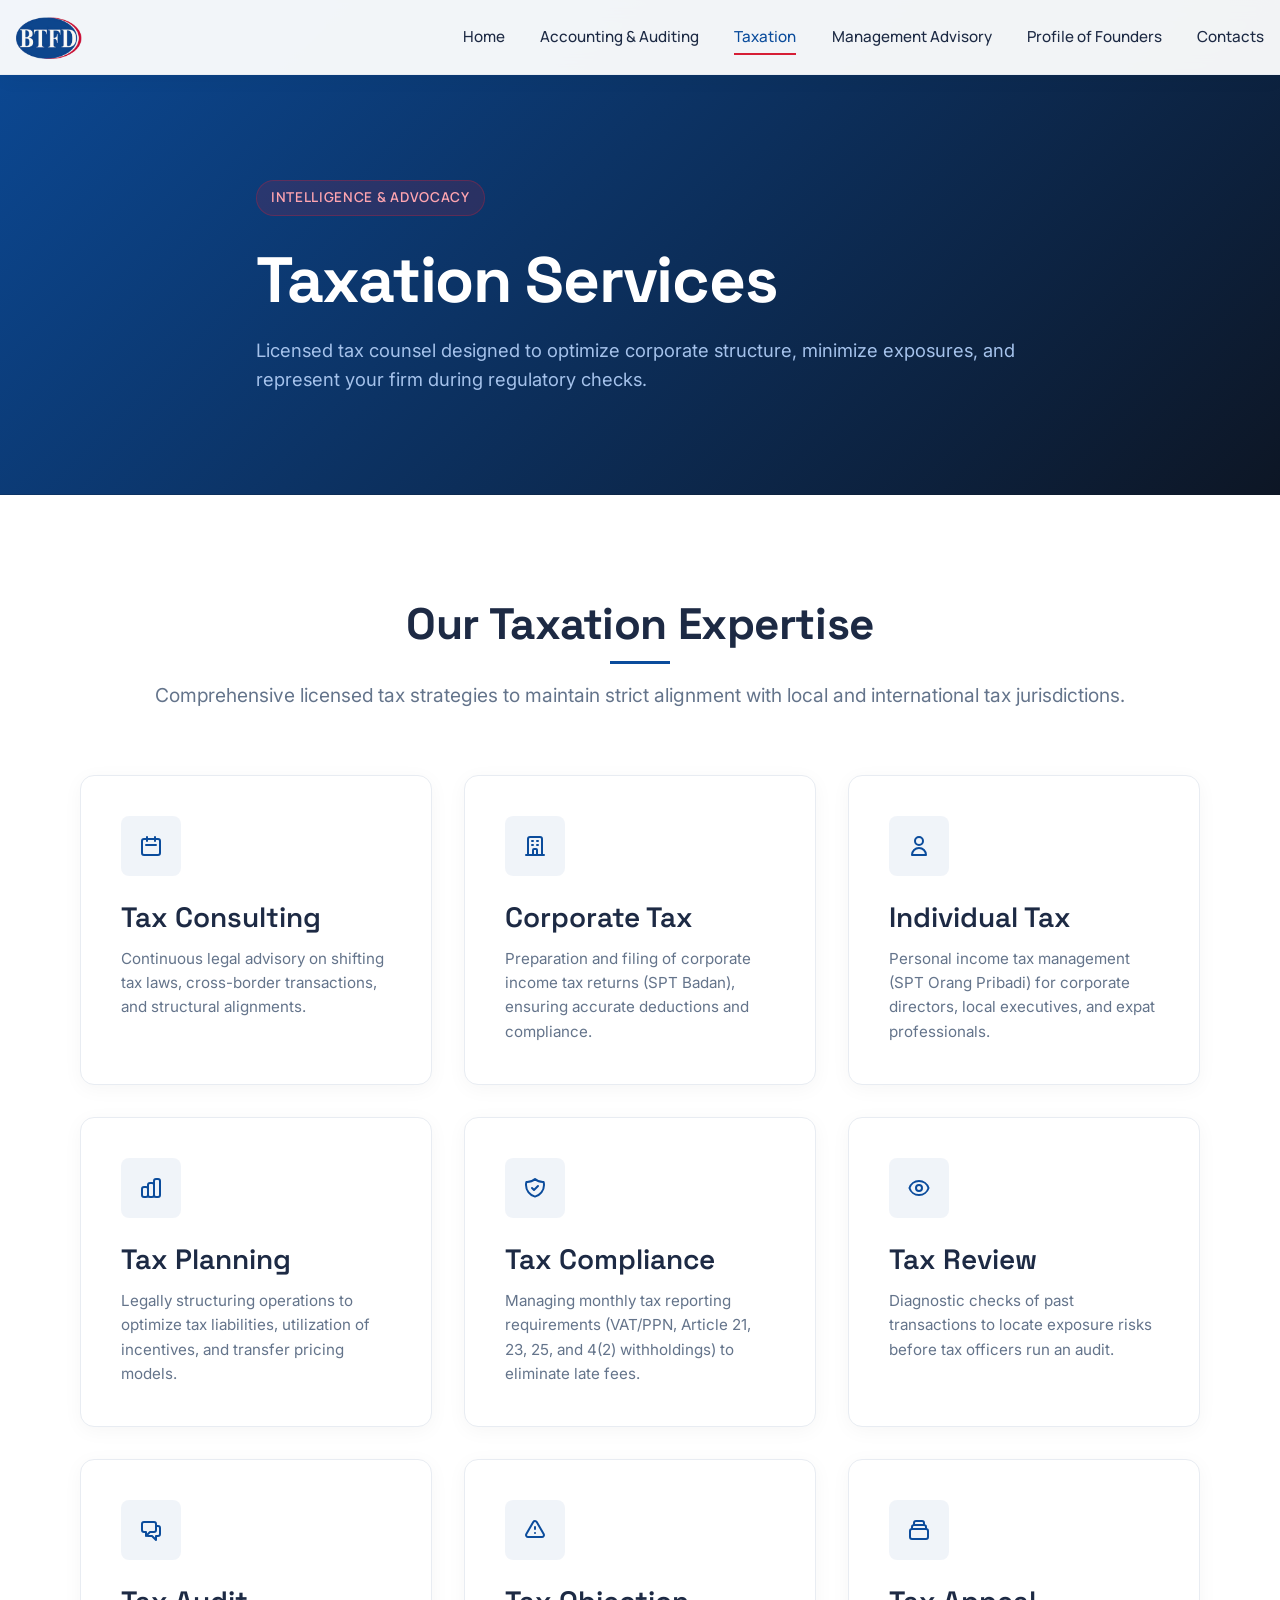
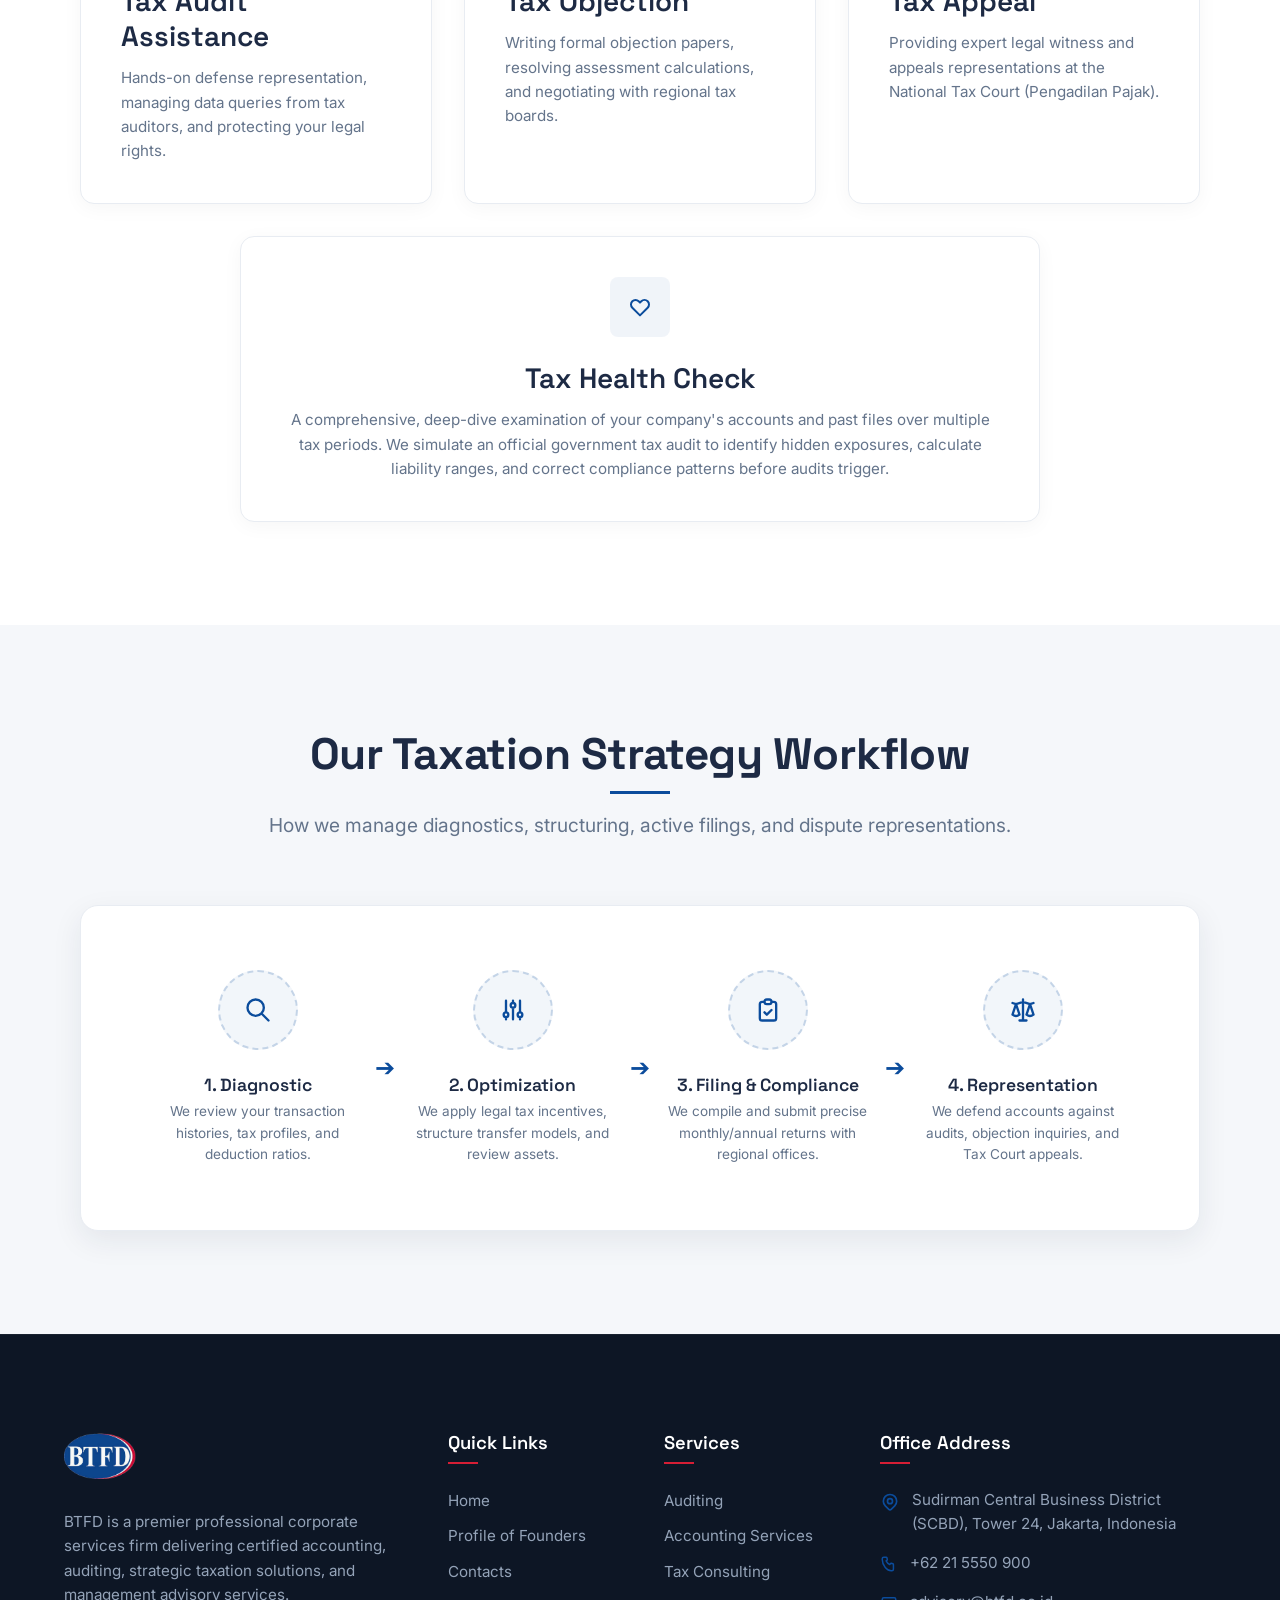
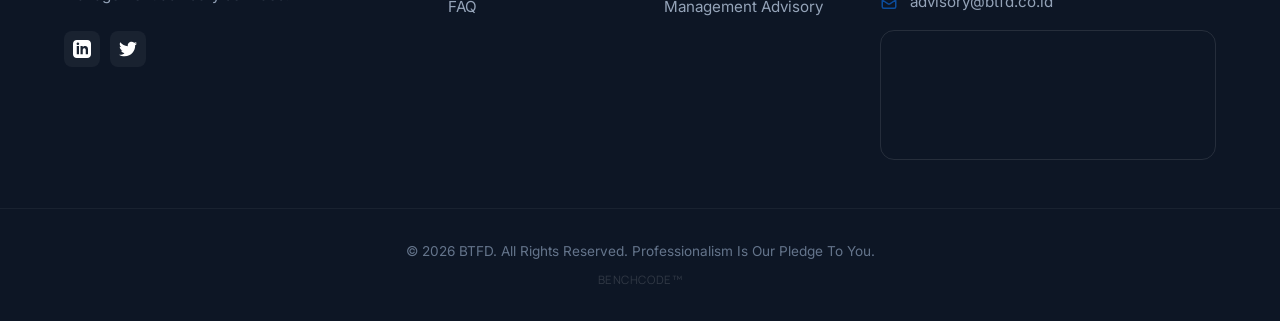
<file: taxation.html>
<!DOCTYPE html>
<html lang="en">
<head>
    <meta charset="UTF-8">
    <meta name="viewport" content="width=device-width, initial-scale=1.0">
    <title>Taxation Advisory & Compliance Services | BTFD</title>
    <meta name="description" content="BTFD is a licensed tax consulting firm providing corporate taxation filings, individual tax planning, audits representation, objections, and tax health checks.">
    <link rel="stylesheet" href="css/style.css">
</head>
<body>

    <!-- Sticky Header & Navigation -->
    <header class="header scrolled">
        <div class="container nav-container">
            <a href="index.html" class="logo">
                <img src="assets/logo.png" alt="BTFD Logo">
            </a>
            
            <!-- Mobile Toggle -->
            <button class="hamburger" aria-label="Toggle Menu">
                <span></span>
                <span></span>
                <span></span>
            </button>
            
            <!-- Nav Links -->
            <ul class="nav-menu">
                <li><a href="index.html" class="nav-link">Home</a></li>
                <li><a href="accounting-auditing.html" class="nav-link">Accounting & Auditing</a></li>
                <li><a href="taxation.html" class="nav-link active">Taxation</a></li>
                <li><a href="management-advisory.html" class="nav-link">Management Advisory</a></li>
                <li><a href="founders.html" class="nav-link">Profile of Founders</a></li>
                <li><a href="contacts.html" class="nav-link">Contacts</a></li>
            </ul>
        </div>
    </header>

    <!-- Subpage Hero -->
    <section class="subpage-hero">
        <div class="subpage-hero-bg"></div>
        <div class="container subpage-hero-content animate-on-scroll">
            <span class="hero-badge">Intelligence & Advocacy</span>
            <h1>Taxation Services</h1>
            <p>Licensed tax counsel designed to optimize corporate structure, minimize exposures, and represent your firm during regulatory checks.</p>
        </div>
    </section>

    <!-- Taxation Services Grid -->
    <section class="services-section section-padding">
        <div class="container">
            <div class="text-center mb-6 animate-on-scroll">
                <h2>Our Taxation Expertise</h2>
                <p class="lead mt-2">Comprehensive licensed tax strategies to maintain strict alignment with local and international tax jurisdictions.</p>
            </div>
            
            <div class="grid-3">
                <div class="feature-card animate-on-scroll">
                    <div class="feature-icon-wrapper">
                        <svg width="24" height="24" fill="none" stroke="currentColor" stroke-width="2" viewBox="0 0 24 24"><path stroke-linecap="round" stroke-linejoin="round" d="M8 7V3m8 4V3m-9 8h10M5 21h14a2 2 0 002-2V7a2 2 0 00-2-2H5a2 2 0 00-2 2v12a2 2 0 002 2z"></path></svg>
                    </div>
                    <h3>Tax Consulting</h3>
                    <p>Continuous legal advisory on shifting tax laws, cross-border transactions, and structural alignments.</p>
                </div>
                
                <div class="feature-card animate-on-scroll delay-1">
                    <div class="feature-icon-wrapper">
                        <svg width="24" height="24" fill="none" stroke="currentColor" stroke-width="2" viewBox="0 0 24 24"><path stroke-linecap="round" stroke-linejoin="round" d="M19 21V5a2 2 0 00-2-2H7a2 2 0 00-2 2v16m14 0h2m-2 0h-5m-9 0H3m2 0h5M9 7h1m-1 4h1m4-4h1m-1 4h1m-5 10v-5a1 1 0 011-1h2a1 1 0 011 1v5m-4 0h4"></path></svg>
                    </div>
                    <h3>Corporate Tax</h3>
                    <p>Preparation and filing of corporate income tax returns (SPT Badan), ensuring accurate deductions and compliance.</p>
                </div>
                
                <div class="feature-card animate-on-scroll delay-2">
                    <div class="feature-icon-wrapper">
                        <svg width="24" height="24" fill="none" stroke="currentColor" stroke-width="2" viewBox="0 0 24 24"><path stroke-linecap="round" stroke-linejoin="round" d="M16 7a4 4 0 11-8 0 4 4 0 018 0zM12 14a7 7 0 00-7 7h14a7 7 0 00-7-7z"></path></svg>
                    </div>
                    <h3>Individual Tax</h3>
                    <p>Personal income tax management (SPT Orang Pribadi) for corporate directors, local executives, and expat professionals.</p>
                </div>
                
                <div class="feature-card animate-on-scroll">
                    <div class="feature-icon-wrapper">
                        <svg width="24" height="24" fill="none" stroke="currentColor" stroke-width="2" viewBox="0 0 24 24"><path stroke-linecap="round" stroke-linejoin="round" d="M9 19v-6a2 2 0 00-2-2H5a2 2 0 00-2 2v6a2 2 0 002 2h2a2 2 0 002-2zm0 0V9a2 2 0 012-2h2a2 2 0 012 2v10m-6 0a2 2 0 002 2h2a2 2 0 002-2m0 0V5a2 2 0 012-2h2a2 2 0 012 2v14a2 2 0 01-2 2h-2a2 2 0 01-2-2z"></path></svg>
                    </div>
                    <h3>Tax Planning</h3>
                    <p>Legally structuring operations to optimize tax liabilities, utilization of incentives, and transfer pricing models.</p>
                </div>
                
                <div class="feature-card animate-on-scroll delay-1">
                    <div class="feature-icon-wrapper">
                        <svg width="24" height="24" fill="none" stroke="currentColor" stroke-width="2" viewBox="0 0 24 24"><path stroke-linecap="round" stroke-linejoin="round" d="M9 12l2 2 4-4m5.618-4.016A11.955 11.955 0 0112 2.944a11.955 11.955 0 01-8.618 3.04A12.02 12.02 0 003 9c0 5.591 3.824 10.29 9 11.622 5.176-1.332 9-6.03 9-11.622 0-1.042-.133-2.052-.382-3.016z"></path></svg>
                    </div>
                    <h3>Tax Compliance</h3>
                    <p>Managing monthly tax reporting requirements (VAT/PPN, Article 21, 23, 25, and 4(2) withholdings) to eliminate late fees.</p>
                </div>
                
                <div class="feature-card animate-on-scroll delay-2">
                    <div class="feature-icon-wrapper">
                        <svg width="24" height="24" fill="none" stroke="currentColor" stroke-width="2" viewBox="0 0 24 24"><path stroke-linecap="round" stroke-linejoin="round" d="M15 12a3 3 0 11-6 0 3 3 0 016 0z"></path><path stroke-linecap="round" stroke-linejoin="round" d="M2.458 12C3.732 7.943 7.523 5 12 5c4.478 0 8.268 2.943 9.542 7-1.274 4.057-5.064 7-9.542 7-4.477 0-8.268-2.943-9.542-7z"></path></svg>
                    </div>
                    <h3>Tax Review</h3>
                    <p>Diagnostic checks of past transactions to locate exposure risks before tax officers run an audit.</p>
                </div>
                
                <div class="feature-card animate-on-scroll">
                    <div class="feature-icon-wrapper">
                        <svg width="24" height="24" fill="none" stroke="currentColor" stroke-width="2" viewBox="0 0 24 24"><path stroke-linecap="round" stroke-linejoin="round" d="M17 8h2a2 2 0 012 2v6a2 2 0 01-2 2h-2v4l-4-4H9a1.994 1.994 0 01-1.414-.586m0 0L11 14h4a2 2 0 002-2V6a2 2 0 00-2-2H5a2 2 0 00-2 2v6a2 2 0 002 2h2v4l.586-.586z"></path></svg>
                    </div>
                    <h3>Tax Audit Assistance</h3>
                    <p>Hands-on defense representation, managing data queries from tax auditors, and protecting your legal rights.</p>
                </div>
                
                <div class="feature-card animate-on-scroll delay-1">
                    <div class="feature-icon-wrapper">
                        <svg width="24" height="24" fill="none" stroke="currentColor" stroke-width="2" viewBox="0 0 24 24"><path stroke-linecap="round" stroke-linejoin="round" d="M12 9v2m0 4h.01m-6.938 4h13.856c1.54 0 2.502-1.667 1.732-3L13.732 4c-.77-1.333-2.694-1.333-3.464 0L3.34 16c-.77 1.333.192 3 1.732 3z"></path></svg>
                    </div>
                    <h3>Tax Objection</h3>
                    <p>Writing formal objection papers, resolving assessment calculations, and negotiating with regional tax boards.</p>
                </div>
                
                <div class="feature-card animate-on-scroll delay-2">
                    <div class="feature-icon-wrapper">
                        <svg width="24" height="24" fill="none" stroke="currentColor" stroke-width="2" viewBox="0 0 24 24"><path stroke-linecap="round" stroke-linejoin="round" d="M19 11H5m14 0a2 2 0 012 2v6a2 2 0 01-2 2H5a2 2 0 01-2-2v-6a2 2 0 012-2m14 0V9a2 2 0 00-2-2M5 11V9a2 2 0 012-2m0 0V5a2 2 0 012-2h6a2 2 0 012 2v2M7 7h10"></path></svg>
                    </div>
                    <h3>Tax Appeal</h3>
                    <p>Providing expert legal witness and appeals representations at the National Tax Court (Pengadilan Pajak).</p>
                </div>

                <div class="feature-card animate-on-scroll card-wide-3">
                    <div class="feature-icon-wrapper" style="margin: 0 auto 1.5rem auto;">
                        <svg width="24" height="24" fill="none" stroke="currentColor" stroke-width="2" viewBox="0 0 24 24"><path stroke-linecap="round" stroke-linejoin="round" d="M4.318 6.318a4.5 4.5 0 000 6.364L12 20.364l7.682-7.682a4.5 4.5 0 00-6.364-6.364L12 7.636l-1.318-1.318a4.5 4.5 0 00-6.364 0z"></path></svg>
                    </div>
                    <div class="text-center">
                        <h3>Tax Health Check</h3>
                        <p>A comprehensive, deep-dive examination of your company's accounts and past files over multiple tax periods. We simulate an official government tax audit to identify hidden exposures, calculate liability ranges, and correct compliance patterns before audits trigger.</p>
                    </div>
                </div>
            </div>
        </div>
    </section>

    <!-- Taxation Infographic Section -->
    <section class="timeline-section section-padding">
        <div class="container">
            <div class="text-center mb-6 animate-on-scroll">
                <h2>Our Taxation Strategy Workflow</h2>
                <p class="lead mt-2">How we manage diagnostics, structuring, active filings, and dispute representations.</p>
            </div>
            
            <div class="infographic-wrapper animate-on-scroll">
                <div class="infographic-flow">
                    <div class="infographic-step">
                        <div class="infographic-circle">
                            <svg width="28" height="28" fill="none" stroke="currentColor" stroke-width="2" viewBox="0 0 24 24"><path stroke-linecap="round" stroke-linejoin="round" d="M21 21l-6-6m2-5a7 7 0 11-14 0 7 7 0 0114 0z"></path></svg>
                        </div>
                        <h3>1. Diagnostic</h3>
                        <p>We review your transaction histories, tax profiles, and deduction ratios.</p>
                    </div>
                    
                    <div class="infographic-arrow">➔</div>
                    
                    <div class="infographic-step">
                        <div class="infographic-circle">
                            <svg width="28" height="28" fill="none" stroke="currentColor" stroke-width="2" viewBox="0 0 24 24"><path stroke-linecap="round" stroke-linejoin="round" d="M12 6V4m0 2a2 2 0 100 4m0-4a2 2 0 110 4m-6 8a2 2 0 100-4m0 4a2 2 0 110-4m0 4v2m0-6V4m6 6v10m6-2a2 2 0 100-4m0 4a2 2 0 110-4m0 4v2m0-6V4"></path></svg>
                        </div>
                        <h3>2. Optimization</h3>
                        <p>We apply legal tax incentives, structure transfer models, and review assets.</p>
                    </div>
                    
                    <div class="infographic-arrow">➔</div>
                    
                    <div class="infographic-step">
                        <div class="infographic-circle">
                            <svg width="28" height="28" fill="none" stroke="currentColor" stroke-width="2" viewBox="0 0 24 24"><path stroke-linecap="round" stroke-linejoin="round" d="M9 5H7a2 2 0 00-2 2v12a2 2 0 002 2h10a2 2 0 002-2V7a2 2 0 00-2-2h-2M9 5a2 2 0 002 2h2a2 2 0 002-2M9 5a2 2 0 012-2h2a2 2 0 012 2m-6 9l2 2 4-4"></path></svg>
                        </div>
                        <h3>3. Filing & Compliance</h3>
                        <p>We compile and submit precise monthly/annual returns with regional offices.</p>
                    </div>
                    
                    <div class="infographic-arrow">➔</div>
                    
                    <div class="infographic-step">
                        <div class="infographic-circle">
                            <svg width="28" height="28" fill="none" stroke="currentColor" stroke-width="2" viewBox="0 0 24 24"><path stroke-linecap="round" stroke-linejoin="round" d="M3 6l3 1m0 0l-3 9a5.002 5.002 0 006.001 0M6 7l3 9M6 7l6-2m6 2l3-1m-3 1l-3 9a5.002 5.002 0 006.001 0M18 7l3 9m-3-9l-6-2m0-2v2m0 16V5m0 16H9m3 0h3"></path></svg>
                        </div>
                        <h3>4. Representation</h3>
                        <p>We defend accounts against audits, objection inquiries, and Tax Court appeals.</p>
                    </div>
                </div>
            </div>
        </div>
    </section>

    <!-- Footer -->
    <footer class="footer">
        <div class="footer-top container">
            <div class="footer-grid">
                <div class="footer-col footer-about">
                    <img src="assets/logo.png" alt="BTFD Logo">
                    <p>BTFD is a premier professional corporate services firm delivering certified accounting, auditing, strategic taxation solutions, and management advisory services.</p>
                    <div class="social-links">
                        <a href="#" class="social-icon" aria-label="LinkedIn">
                            <svg width="18" height="18" fill="currentColor" viewBox="0 0 24 24"><path d="M19 0h-14c-2.761 0-5 2.239-5 5v14c0 2.761 2.239 5 5 5h14c2.762 0 5-2.239 5-5v-14c0-2.761-2.238-5-5-5zm-11 19h-3v-11h3v11zm-1.5-12.268c-.966 0-1.75-.79-1.75-1.764s.784-1.764 1.75-1.764 1.75.79 1.75 1.764-.783 1.764-1.75 1.764zm13.5 12.268h-3v-5.604c0-3.368-4-3.113-4 0v5.604h-3v-11h3v1.765c1.396-2.586 7-2.777 7 2.476v6.759z"/></svg>
                        </a>
                        <a href="#" class="social-icon" aria-label="Twitter">
                            <svg width="18" height="18" fill="currentColor" viewBox="0 0 24 24"><path d="M24 4.557c-.883.392-1.832.656-2.828.775 1.017-.609 1.798-1.574 2.165-2.724-.951.564-2.005.974-3.127 1.195-.897-.957-2.178-1.555-3.594-1.555-3.179 0-5.515 2.966-4.797 6.045-4.091-.205-7.719-2.165-10.148-5.144-1.29 2.213-.669 5.108 1.523 6.574-.806-.026-1.566-.247-2.229-.616-.054 2.281 1.581 4.415 3.949 4.89-.693.188-1.452.232-2.224.084.626 1.956 2.444 3.379 4.6 3.419-2.07 1.623-4.678 2.348-7.29 2.04 2.179 1.397 4.768 2.212 7.548 2.212 9.142 0 14.307-7.721 13.995-14.646.962-.695 1.797-1.562 2.457-2.549z"/></svg>
                        </a>
                    </div>
                </div>
                
                <div class="footer-col">
                    <h3>Quick Links</h3>
                    <ul class="footer-links">
                        <li><a href="index.html">Home</a></li>
                        <li><a href="founders.html">Profile of Founders</a></li>
                        <li><a href="contacts.html">Contacts</a></li>
                        <li><a href="contacts.html#faq">FAQ</a></li>
                    </ul>
                </div>
                
                <div class="footer-col">
                    <h3>Services</h3>
                    <ul class="footer-links">
                        <li><a href="accounting-auditing.html">Auditing</a></li>
                        <li><a href="accounting-auditing.html">Accounting Services</a></li>
                        <li><a href="taxation.html">Tax Consulting</a></li>
                        <li><a href="management-advisory.html">Management Advisory</a></li>
                    </ul>
                </div>
                
                <div class="footer-col">
                    <h3>Office Address</h3>
                    <ul class="footer-contact">
                        <li>
                            <svg width="20" height="20" fill="none" stroke="currentColor" stroke-width="2" viewBox="0 0 24 24"><path stroke-linecap="round" stroke-linejoin="round" d="M17.657 16.657L13.414 20.9a1.998 1.998 0 01-2.827 0l-4.244-4.243a8 8 0 1111.314 0z"></path><path stroke-linecap="round" stroke-linejoin="round" d="M15 11a3 3 0 11-6 0 3 3 0 016 0z"></path></svg>
                            <span>Sudirman Central Business District (SCBD), Tower 24, Jakarta, Indonesia</span>
                        </li>
                        <li>
                            <svg width="18" height="18" fill="none" stroke="currentColor" stroke-width="2" viewBox="0 0 24 24"><path stroke-linecap="round" stroke-linejoin="round" d="M3 5a2 2 0 012-2h3.28a1 1 0 01.94.725l.548 2.2a1 1 0 01-.321.988l-1.305.98a10.582 10.582 0 004.872 4.872l.98-1.305a1 1 0 01.988-.321l2.2.548a1 1 0 01.725.94V19a2 2 0 01-2 2h-1C9.716 21 3 14.284 3 6V5z"></path></svg>
                            <span>+62 21 5550 900</span>
                        </li>
                        <li>
                            <svg width="18" height="18" fill="none" stroke="currentColor" stroke-width="2" viewBox="0 0 24 24"><path stroke-linecap="round" stroke-linejoin="round" d="M3 8l7.89 5.26a2 2 0 002.22 0L21 8M5 19h14a2 2 0 002-2V7a2 2 0 00-2-2H5a2 2 0 00-2 2v10a2 2 0 002 2z"></path></svg>
                            <span>advisory@btfd.co.id</span>
                        </li>
                    </ul>
                    
                    <div class="map-placeholder">
                        <iframe src="https://www.google.com/maps/embed?pb=!1m18!1m12!1m3!1d3966.2547631388836!2d106.80854497475058!3d-6.229444193758652!2m3!1f0!2f0!3f0!3m2!1i1024!2i768!4f13.1!3m3!1m2!1s0x2e69f15024a8ff3f%3A0x6b87640248ab22d0!2sSCBD!5e0!3m2!1sen!2sid!4v1715694200000!5m2!1sen!2sid" allowfullscreen="" loading="lazy" referrerpolicy="no-referrer-when-downgrade"></iframe>
                    </div>
                </div>
            </div>
        </div>
        
        <div class="footer-bottom">
            <div class="container">
                <p>&copy; 2026 BTFD. All Rights Reserved. Professionalism Is Our Pledge To You.</p>
                <p style="margin-top: 8px; font-size: 0.72rem; color: rgba(255, 255, 255, 0.15); font-family: var(--font-detail); letter-spacing: 0.05em; text-transform: uppercase;">BenchCode&trade;</p>
            </div>
        </div>
    </footer>

    <!-- Main JS -->
    <script src="js/main.js"></script>
</body>
</html>
</file>
<file: css/style.css>
/* 
   BTFD Professional Corporate Website - Stylesheet
   Design Language: Clean Corporate, Premium, Elegant, Minimal, Modern Consulting
   Author: Antigravity AI
*/

@import url('https://fonts.googleapis.com/css2?family=Inter:wght@300;400;500;600;700&family=Manrope:wght@400;500;600;700&family=Space+Grotesk:wght@400;500;600;700&display=swap');

:root {
    /* Color Palette */
    --primary: #0B4C9C;        /* Deep Corporate Blue */
    --secondary: #D61E35;      /* Bright Red Accent */
    --navy-dark: #1D2A44;      /* Dark Navy */
    --navy-deep: #0D1625;      /* Deep Background Navy */
    --white: #FFFFFF;
    --light-gray: #F5F7FA;     /* Soft Section Background */
    --soft-gray: #E8ECF2;      /* Borders and Dividers */
    --text-dark: #1E293B;      /* Main Body Text */
    --text-muted: #64748B;     /* Muted/Secondary Text */
    --text-light: #F8FAFC;     /* Off-White Text for Dark Sections */
    
    /* Typography */
    --font-heading: 'Space Grotesk', sans-serif;
    --font-body: 'Inter', sans-serif;
    --font-detail: 'Manrope', sans-serif;

    /* Spacing & Layout */
    --max-width: 1280px;
    --header-height: 80px;
    --border-radius-sm: 8px;
    --border-radius-md: 14px;  /* 12-18px target */
    --border-radius-lg: 18px;  /* 12-18px target */
    
    /* Shadows */
    --shadow-soft: 0 4px 20px rgba(0, 0, 0, 0.04);
    --shadow-medium: 0 10px 30px rgba(29, 42, 68, 0.08);
    --shadow-premium: 0 20px 40px rgba(11, 76, 156, 0.06);
    --shadow-inset: inset 0 2px 4px rgba(0, 0, 0, 0.06);

    /* Transitions */
    --transition-smooth: all 0.4s cubic-bezier(0.16, 1, 0.3, 1);
    --transition-fast: all 0.2s cubic-bezier(0.16, 1, 0.3, 1);
}

/* Reset and Global Styles */
*, *::before, *::after {
    box-sizing: border-box;
    margin: 0;
    padding: 0;
}

html {
    scroll-behavior: smooth;
    font-size: 16px;
    -webkit-font-smoothing: antialiased;
    -moz-osx-font-smoothing: grayscale;
}

body {
    font-family: var(--font-body);
    background-color: var(--white);
    color: var(--text-dark);
    line-height: 1.6;
    overflow-x: hidden;
}

/* Typography Elements */
h1, h2, h3, h4, h5, h6 {
    font-family: var(--font-heading);
    color: var(--navy-dark);
    font-weight: 700;
    line-height: 1.25;
}

h1 {
    font-size: clamp(2.5rem, 5vw, 4rem);
    letter-spacing: -0.02em;
}

h2 {
    font-size: clamp(2rem, 4vw, 2.75rem);
    letter-spacing: -0.01em;
    position: relative;
    padding-bottom: 12px;
}

h2::after {
    content: '';
    position: absolute;
    bottom: 0;
    left: 0;
    width: 60px;
    height: 3px;
    background-color: var(--primary);
}

.text-center h2::after {
    left: 50%;
    transform: translateX(-50%);
}

h3 {
    font-size: clamp(1.25rem, 2.5vw, 1.75rem);
    font-weight: 600;
}

p {
    font-family: var(--font-body);
    color: var(--text-muted);
    font-size: 1.05rem;
}

.lead {
    font-size: 1.2rem;
    font-weight: 400;
    color: var(--text-muted);
}

.text-light-mode {
    color: var(--text-light);
}

a {
    text-decoration: none;
    color: inherit;
    transition: var(--transition-fast);
}

/* Layout Utilities */
.container {
    width: 90%;
    max-width: var(--max-width);
    margin: 0 auto;
    padding: 0 1rem;
}

.section-padding {
    padding: clamp(4rem, 8vw, 8rem) 0;
}

.grid-2 {
    display: grid;
    grid-template-columns: repeat(2, 1fr);
    gap: 3rem;
    align-items: center;
}

.grid-3 {
    display: grid;
    grid-template-columns: repeat(3, 1fr);
    gap: 2rem;
}

.grid-4 {
    display: grid;
    grid-template-columns: repeat(4, 1fr);
    gap: 2rem;
}

.flex-center {
    display: flex;
    justify-content: center;
    align-items: center;
}

.text-center {
    text-align: center;
}

.mt-2 { margin-top: 1rem; }
.mt-4 { margin-top: 2rem; }
.mb-2 { margin-bottom: 1rem; }
.mb-4 { margin-bottom: 2rem; }
.mb-6 { margin-bottom: 4rem; }

/* Buttons & Interactive Elements */
.btn {
    display: inline-flex;
    align-items: center;
    justify-content: center;
    padding: 14px 28px;
    font-family: var(--font-detail);
    font-size: 0.95rem;
    font-weight: 600;
    border-radius: var(--border-radius-sm);
    cursor: pointer;
    transition: var(--transition-smooth);
    border: 2px solid transparent;
    gap: 10px;
    letter-spacing: 0.02em;
}

.btn-primary {
    background-color: var(--primary);
    color: var(--white);
    box-shadow: 0 4px 15px rgba(11, 76, 156, 0.25);
}

.btn-primary:hover {
    background-color: var(--navy-dark);
    box-shadow: 0 6px 20px rgba(11, 76, 156, 0.4);
    transform: translateY(-2px);
}

.btn-secondary {
    background-color: transparent;
    border-color: var(--white);
    color: var(--white);
}

.btn-secondary:hover {
    background-color: var(--white);
    color: var(--primary);
    transform: translateY(-2px);
}

.btn-outline {
    background-color: transparent;
    border-color: var(--primary);
    color: var(--primary);
}

.btn-outline:hover {
    background-color: var(--primary);
    color: var(--white);
    transform: translateY(-2px);
}

.btn-text {
    font-family: var(--font-detail);
    color: var(--primary);
    font-weight: 600;
    display: inline-flex;
    align-items: center;
    gap: 6px;
    transition: var(--transition-fast);
}

.btn-text:hover {
    color: var(--secondary);
}

.btn-text i, .btn-text svg {
    transition: var(--transition-fast);
}

.btn-text:hover i, .btn-text:hover svg {
    transform: translateX(4px);
}

/* Header & Navigation */
.header {
    position: fixed;
    top: 0;
    left: 0;
    width: 100%;
    height: var(--header-height);
    display: flex;
    align-items: center;
    z-index: 1000;
    transition: var(--transition-smooth);
}

.header.transparent {
    background-color: transparent;
    border-bottom: 1px solid rgba(255, 255, 255, 0.1);
}

.header.scrolled {
    background-color: rgba(255, 255, 255, 0.95);
    backdrop-filter: blur(10px);
    height: 75px;
    box-shadow: var(--shadow-soft);
    border-bottom: 1px solid var(--soft-gray);
}

.nav-container {
    display: flex;
    justify-content: space-between;
    align-items: center;
    width: 100%;
}

.logo img {
    height: 48px;
    display: block;
    transition: var(--transition-smooth);
}

.header.scrolled .logo img {
    height: 44px;
}

.nav-menu {
    display: flex;
    gap: 2.2rem;
    list-style: none;
    align-items: center;
}

.nav-link {
    font-family: var(--font-detail);
    font-weight: 500;
    font-size: 0.95rem;
    padding: 8px 0;
    position: relative;
}

.header.transparent .nav-link {
    color: var(--text-light);
}

.header.scrolled .nav-link {
    color: var(--navy-dark);
}

.nav-link::after {
    content: '';
    position: absolute;
    bottom: 0;
    left: 0;
    width: 0;
    height: 2px;
    background-color: var(--secondary);
    transition: var(--transition-fast);
}

.nav-link:hover::after,
.nav-link.active::after {
    width: 100%;
}

.header.transparent .nav-link:hover {
    color: var(--white);
}

.header.scrolled .nav-link:hover,
.header.scrolled .nav-link.active {
    color: var(--primary);
}

/* Mobile Nav Toggle */
.hamburger {
    display: none;
    background: none;
    border: none;
    cursor: pointer;
    padding: 10px;
    z-index: 1001;
}

.hamburger span {
    display: block;
    width: 26px;
    height: 2.5px;
    margin-bottom: 6px;
    position: relative;
    border-radius: 2px;
    transition: var(--transition-smooth);
}

.header.transparent .hamburger span {
    background-color: var(--white);
}

.header.scrolled .hamburger span {
    background-color: var(--navy-dark);
}

.hamburger span:last-child {
    margin-bottom: 0;
}

/* Mobile Navigation Open State */
.hamburger.open span:nth-child(1) {
    transform: rotate(45deg) translate(6px, 6px);
}

.hamburger.open span:nth-child(2) {
    opacity: 0;
}

.hamburger.open span:nth-child(3) {
    transform: rotate(-45deg) translate(6px, -6px);
}

.hamburger.open span {
    background-color: var(--navy-dark) !important;
}

/* Hero Section */
.hero {
    position: relative;
    min-height: 100vh;
    padding-top: calc(var(--header-height) + 2rem);
    display: flex;
    align-items: center;
    background-color: var(--navy-deep);
    overflow: hidden;
}

/* Professional Background Office Overlay */
.hero-bg {
    position: absolute;
    top: 0;
    left: 0;
    width: 100%;
    height: 100%;
    background-image: linear-gradient(135deg, rgba(11, 76, 156, 0.9) 0%, rgba(13, 22, 37, 0.95) 80%), url('https://images.unsplash.com/photo-1486406146926-c627a92ad1ab?q=80&w=2070&auto=format&fit=crop');
    background-size: cover;
    background-position: center;
    z-index: 1;
}

.hero .container {
    position: relative;
    z-index: 2;
    color: var(--white);
}

.hero-content {
    max-width: 650px;
}

.hero-badge {
    display: inline-flex;
    align-items: center;
    background-color: rgba(214, 30, 53, 0.15);
    border: 1px solid rgba(214, 30, 53, 0.3);
    color: #FFA5B0;
    padding: 6px 14px;
    border-radius: 30px;
    font-size: 0.85rem;
    font-weight: 600;
    font-family: var(--font-detail);
    margin-bottom: 1.5rem;
    text-transform: uppercase;
    letter-spacing: 0.05em;
}

.hero h1 {
    color: var(--white);
    margin-bottom: 1rem;
}

.hero-motto {
    font-family: var(--font-heading);
    font-size: 1.5rem;
    font-weight: 500;
    color: #A5C2EB;
    border-left: 3px solid var(--secondary);
    padding-left: 15px;
    margin-bottom: 2rem;
}

.hero-buttons {
    display: flex;
    gap: 1rem;
}

.hero-illustration {
    display: flex;
    justify-content: flex-end;
    align-items: center;
}

.hero-illustration svg {
    max-width: 100%;
    height: auto;
    filter: drop-shadow(0 20px 50px rgba(0,0,0,0.3));
}

/* Glassmorphism Stats Cards on Hero Bottom */
.hero-stats-panel {
    margin-top: 4rem;
    display: grid;
    grid-template-columns: repeat(4, 1fr);
    gap: 1.5rem;
    z-index: 3;
    position: relative;
}

.glass-card {
    background: rgba(255, 255, 255, 0.06);
    backdrop-filter: blur(12px);
    -webkit-backdrop-filter: blur(12px);
    border: 1px solid rgba(255, 255, 255, 0.1);
    border-radius: var(--border-radius-md);
    padding: 1.5rem;
    text-align: center;
    transition: var(--transition-smooth);
}

.glass-card:hover {
    background: rgba(255, 255, 255, 0.1);
    transform: translateY(-5px);
    border-color: rgba(255, 255, 255, 0.2);
}

.glass-card .number {
    font-family: var(--font-heading);
    font-size: 2.25rem;
    font-weight: 700;
    color: var(--white);
    margin-bottom: 5px;
}

.glass-card .label {
    font-family: var(--font-detail);
    font-size: 0.85rem;
    color: #E2E8F0;
    text-transform: uppercase;
    letter-spacing: 0.05em;
}

/* Subpage Hero Section */
.subpage-hero {
    position: relative;
    padding: 180px 0 100px 0;
    background-color: var(--navy-deep);
    color: var(--white);
    overflow: hidden;
}

.subpage-hero-bg {
    position: absolute;
    top: 0;
    left: 0;
    width: 100%;
    height: 100%;
    background-image: linear-gradient(135deg, rgba(11, 76, 156, 0.95) 0%, rgba(13, 22, 37, 0.98) 100%), url('https://images.unsplash.com/photo-1454165804606-c3d57bc86b40?q=80&w=2070&auto=format&fit=crop');
    background-size: cover;
    background-position: center;
    z-index: 1;
}

.subpage-hero-content {
    position: relative;
    z-index: 2;
    max-width: 800px;
}

.subpage-hero h1 {
    color: var(--white);
    margin-bottom: 1rem;
}

.subpage-hero p {
    color: #A5C2EB;
    font-size: 1.15rem;
}

/* About Section */
.about-section {
    background-color: var(--white);
}

.about-features {
    margin-top: 3rem;
    display: grid;
    grid-template-columns: repeat(2, 1fr);
    gap: 1.5rem;
}

.about-feature-item {
    display: flex;
    gap: 15px;
    align-items: flex-start;
}

.about-feature-icon {
    width: 40px;
    height: 40px;
    background-color: rgba(11, 76, 156, 0.1);
    color: var(--primary);
    border-radius: 50%;
    display: flex;
    align-items: center;
    justify-content: center;
    flex-shrink: 0;
}

.about-feature-item h4 {
    font-size: 1.1rem;
    margin-bottom: 4px;
}

/* Why Choose BTFD Section */
.why-choose-section {
    background-color: var(--light-gray);
}

.feature-card {
    background-color: var(--white);
    border-radius: var(--border-radius-md);
    padding: 2.5rem;
    box-shadow: var(--shadow-soft);
    border: 1px solid var(--soft-gray);
    transition: var(--transition-smooth);
    position: relative;
    overflow: hidden;
}

.feature-card::before {
    content: '';
    position: absolute;
    top: 0;
    left: 0;
    width: 100%;
    height: 4px;
    background-color: var(--primary);
    transform: scaleX(0);
    transform-origin: left;
    transition: var(--transition-smooth);
}

.feature-card:hover {
    transform: translateY(-8px);
    box-shadow: var(--shadow-medium);
    border-color: rgba(11, 76, 156, 0.1);
}

.feature-card:hover::before {
    transform: scaleX(1);
}

.feature-icon-wrapper {
    width: 60px;
    height: 60px;
    border-radius: var(--border-radius-sm);
    background-color: rgba(11, 76, 156, 0.06);
    color: var(--primary);
    display: flex;
    align-items: center;
    justify-content: center;
    margin-bottom: 1.5rem;
    transition: var(--transition-smooth);
}

.feature-card:hover .feature-icon-wrapper {
    background-color: var(--primary);
    color: var(--white);
}

.feature-card h3 {
    margin-bottom: 0.75rem;
}

.feature-card p {
    font-size: 0.95rem;
}

/* Services Preview Section */
.services-section {
    background-color: var(--white);
}

.service-card {
    background-color: var(--white);
    border-radius: var(--border-radius-lg);
    padding: 3rem 2.5rem;
    border: 1px solid var(--soft-gray);
    box-shadow: var(--shadow-soft);
    transition: var(--transition-smooth);
    display: flex;
    flex-direction: column;
    height: 100%;
}

.service-card:hover {
    transform: translateY(-8px);
    box-shadow: var(--shadow-premium);
    border-color: rgba(11, 76, 156, 0.15);
}

.service-icon {
    width: 70px;
    height: 70px;
    border-radius: 50%;
    background-color: rgba(11, 76, 156, 0.05);
    color: var(--primary);
    display: flex;
    align-items: center;
    justify-content: center;
    margin-bottom: 2rem;
    font-size: 1.75rem;
    transition: var(--transition-smooth);
}

.service-card:hover .service-icon {
    background-color: var(--primary);
    color: var(--white);
}

.service-card h3 {
    margin-bottom: 1rem;
    font-size: 1.4rem;
}

.service-card p {
    margin-bottom: 2rem;
    flex-grow: 1;
    font-size: 0.98rem;
}

/* Client Process Timeline */
.timeline-section {
    background-color: var(--light-gray);
    position: relative;
}

.timeline {
    position: relative;
    max-width: 900px;
    margin: 4rem auto 0 auto;
}

.timeline::before {
    content: '';
    position: absolute;
    top: 0;
    bottom: 0;
    left: 50%;
    width: 2px;
    background-color: var(--soft-gray);
    transform: translateX(-50%);
}

.timeline-item {
    position: relative;
    width: 50%;
    padding: 2rem 3rem;
    box-sizing: border-box;
}

.timeline-item:nth-child(odd) {
    left: 0;
    text-align: right;
}

.timeline-item:nth-child(even) {
    left: 50%;
    text-align: left;
}

.timeline-badge {
    position: absolute;
    top: 2.2rem;
    width: 40px;
    height: 40px;
    background-color: var(--white);
    border: 3px solid var(--primary);
    border-radius: 50%;
    z-index: 10;
    display: flex;
    align-items: center;
    justify-content: center;
    font-weight: 700;
    font-family: var(--font-heading);
    color: var(--primary);
    transition: var(--transition-smooth);
}

.timeline-item:nth-child(odd) .timeline-badge {
    right: -20px;
}

.timeline-item:nth-child(even) .timeline-badge {
    left: -20px;
}

.timeline-item:hover .timeline-badge {
    background-color: var(--primary);
    color: var(--white);
    box-shadow: 0 0 15px rgba(11, 76, 156, 0.4);
}

.timeline-card {
    background-color: var(--white);
    border-radius: var(--border-radius-md);
    padding: 2rem;
    box-shadow: var(--shadow-soft);
    border: 1px solid var(--soft-gray);
    transition: var(--transition-smooth);
}

.timeline-card:hover {
    transform: translateY(-5px);
    box-shadow: var(--shadow-medium);
}

.timeline-card h3 {
    margin-bottom: 0.5rem;
    color: var(--primary);
}

/* Testimonials Carousel Section */
.testimonials-section {
    background-color: var(--white);
    overflow: hidden;
}

.testimonial-carousel {
    max-width: 800px;
    margin: 3rem auto 0 auto;
    position: relative;
}

.testimonial-slider {
    display: flex;
    transition: transform 0.6s cubic-bezier(0.16, 1, 0.3, 1);
}

.testimonial-slide {
    min-width: 100%;
    box-sizing: border-box;
    padding: 10px;
}

.testimonial-card {
    background-color: var(--light-gray);
    border-radius: var(--border-radius-lg);
    padding: 3.5rem;
    box-shadow: var(--shadow-soft);
    border: 1px solid var(--soft-gray);
    text-align: center;
    position: relative;
}

.quote-icon {
    font-size: 3rem;
    color: rgba(11, 76, 156, 0.15);
    line-height: 1;
    margin-bottom: 1.5rem;
}

.testimonial-text {
    font-size: 1.25rem;
    font-style: italic;
    color: var(--navy-dark);
    margin-bottom: 2rem;
    line-height: 1.8;
}

.testimonial-author h4 {
    font-size: 1.1rem;
    color: var(--primary);
    margin-bottom: 2px;
}

.testimonial-author p {
    font-size: 0.85rem;
    font-family: var(--font-detail);
    text-transform: uppercase;
    letter-spacing: 0.05em;
}

.company-logo-placeholder {
    height: 28px;
    opacity: 0.5;
    margin-top: 1.5rem;
    display: inline-block;
    filter: grayscale(1);
}

.testimonial-dots {
    display: flex;
    justify-content: center;
    gap: 10px;
    margin-top: 2rem;
}

.dot {
    width: 10px;
    height: 10px;
    border-radius: 50%;
    background-color: var(--soft-gray);
    cursor: pointer;
    transition: var(--transition-fast);
}

.dot.active {
    background-color: var(--primary);
    width: 24px;
    border-radius: 5px;
}

/* Call To Action (CTA) Section */
.cta-section {
    background-color: var(--navy-dark);
    position: relative;
    overflow: hidden;
}

.cta-bg {
    position: absolute;
    top: 0;
    left: 0;
    width: 100%;
    height: 100%;
    background: radial-gradient(circle at 80% 20%, rgba(11, 76, 156, 0.4) 0%, rgba(13, 22, 37, 0) 60%);
    z-index: 1;
}

.cta-section .container {
    position: relative;
    z-index: 2;
    max-width: 800px;
}

.cta-section h2 {
    color: var(--white);
}

.cta-section h2::after {
    background-color: var(--secondary);
}

.cta-section p {
    color: #A5C2EB;
    font-size: 1.15rem;
    margin-bottom: 2.5rem;
}

.cta-buttons {
    display: flex;
    justify-content: center;
    gap: 1.5rem;
}

/* Footer Section */
.footer {
    background-color: var(--navy-deep);
    color: var(--text-light);
    border-top: 1px solid rgba(255, 255, 255, 0.05);
}

.footer-top {
    padding: 6rem 0 3rem 0;
}

.footer-grid {
    display: grid;
    grid-template-columns: 2fr 1fr 1fr 2fr;
    gap: 3rem;
}

.footer-col h3 {
    color: var(--white);
    font-size: 1.15rem;
    font-weight: 600;
    margin-bottom: 1.5rem;
    position: relative;
    padding-bottom: 10px;
}

.footer-col h3::after {
    content: '';
    position: absolute;
    bottom: 0;
    left: 0;
    width: 30px;
    height: 2px;
    background-color: var(--secondary);
}

.footer-about img {
    height: 48px;
    margin-bottom: 1.5rem;
}

.footer-about p {
    font-size: 0.95rem;
    color: #94A3B8;
    margin-bottom: 1.5rem;
}

.social-links {
    display: flex;
    gap: 10px;
}

.social-icon {
    width: 36px;
    height: 36px;
    background-color: rgba(255, 255, 255, 0.05);
    border-radius: var(--border-radius-sm);
    color: var(--white);
    display: flex;
    align-items: center;
    justify-content: center;
    transition: var(--transition-fast);
}

.social-icon:hover {
    background-color: var(--primary);
    transform: translateY(-3px);
}

.footer-links {
    list-style: none;
}

.footer-links li {
    margin-bottom: 10px;
}

.footer-links a {
    color: #94A3B8;
    font-size: 0.95rem;
}

.footer-links a:hover {
    color: var(--white);
    padding-left: 4px;
}

.footer-contact li {
    display: flex;
    gap: 12px;
    margin-bottom: 15px;
    color: #94A3B8;
    font-size: 0.95rem;
    align-items: flex-start;
}

.footer-contact i, .footer-contact svg {
    color: var(--primary);
    margin-top: 4px;
    flex-shrink: 0;
}

.map-placeholder {
    border-radius: var(--border-radius-md);
    overflow: hidden;
    height: 130px;
    margin-top: 15px;
    border: 1px solid rgba(255, 255, 255, 0.1);
}

.map-placeholder iframe {
    width: 100%;
    height: 100%;
    border: none;
    filter: invert(90%) hue-rotate(180deg) grayscale(40%);
}

.footer-bottom {
    padding: 2rem 0;
    border-top: 1px solid rgba(255, 255, 255, 0.05);
    text-align: center;
}

.footer-bottom p {
    font-size: 0.85rem;
    color: #64748B;
}

/* Service Subpages Layout: Alternating Layout Blocks */
.info-section {
    background-color: var(--white);
}

.info-section.alt {
    background-color: var(--light-gray);
}

.info-section .grid-2 {
    align-items: center;
}

.info-content h2 {
    margin-bottom: 1.5rem;
}

.info-content ul {
    list-style: none;
    margin: 1.5rem 0;
}

.info-content ul li {
    display: flex;
    gap: 10px;
    margin-bottom: 12px;
    font-size: 1.05rem;
}

.info-content ul li i, .info-content ul li svg {
    color: var(--primary);
    margin-top: 4px;
    flex-shrink: 0;
}

.info-illustration {
    display: flex;
    justify-content: center;
}

.info-illustration svg {
    max-width: 80%;
    height: auto;
    filter: drop-shadow(0 15px 30px rgba(0,0,0,0.06));
}

/* Workflow steps / Methodologies */
.workflow-section {
    background-color: var(--light-gray);
}

.workflow-section.alt {
    background-color: var(--white);
}

.workflow-grid {
    display: grid;
    grid-template-columns: repeat(4, 1fr);
    gap: 2rem;
    margin-top: 4rem;
}

.workflow-card {
    background-color: var(--white);
    border-radius: var(--border-radius-md);
    padding: 2rem;
    text-align: center;
    border: 1px solid var(--soft-gray);
    box-shadow: var(--shadow-soft);
    position: relative;
}

.workflow-num {
    position: absolute;
    top: -25px;
    left: 50%;
    transform: translateX(-50%);
    width: 50px;
    height: 50px;
    background-color: var(--primary);
    color: var(--white);
    font-weight: 700;
    font-size: 1.25rem;
    border-radius: 50%;
    display: flex;
    align-items: center;
    justify-content: center;
    box-shadow: 0 4px 10px rgba(11, 76, 156, 0.3);
    font-family: var(--font-heading);
}

.workflow-card h3 {
    margin-top: 1rem;
    margin-bottom: 0.75rem;
    font-size: 1.2rem;
}

.workflow-card p {
    font-size: 0.9rem;
}

/* Infographic (Taxation) & Connected Timelines (Management Advisory) */
.infographic-wrapper {
    margin-top: 4rem;
    background: var(--white);
    border-radius: var(--border-radius-lg);
    padding: 4rem 2rem;
    box-shadow: var(--shadow-medium);
    border: 1px solid var(--soft-gray);
}

.infographic-flow {
    display: flex;
    justify-content: space-between;
    align-items: center;
    position: relative;
    max-width: 1000px;
    margin: 0 auto;
}

.infographic-step {
    flex: 1;
    text-align: center;
    padding: 0 1rem;
    position: relative;
    z-index: 2;
}

.infographic-circle {
    width: 80px;
    height: 80px;
    border-radius: 50%;
    background-color: rgba(11, 76, 156, 0.05);
    color: var(--primary);
    display: flex;
    align-items: center;
    justify-content: center;
    font-size: 1.75rem;
    margin: 0 auto 1.5rem auto;
    transition: var(--transition-smooth);
    border: 2px dashed rgba(11, 76, 156, 0.2);
}

.infographic-step:hover .infographic-circle {
    background-color: var(--primary);
    color: var(--white);
    border-style: solid;
    transform: scale(1.1);
}

.infographic-step h3 {
    font-size: 1.1rem;
    margin-bottom: 5px;
    color: var(--navy-dark);
}

.infographic-step p {
    font-size: 0.85rem;
}

.infographic-arrow {
    flex-grow: 0;
    color: var(--primary);
    font-size: 1.5rem;
    z-index: 2;
}

/* Founders / Leadership Page styling */
.founders-section {
    background-color: var(--white);
}

.founders-grid {
    display: grid;
    grid-template-columns: repeat(2, 1fr);
    gap: 3rem;
    margin-top: 2rem;
}

.founder-card {
    background-color: var(--white);
    border-radius: var(--border-radius-lg);
    border: 1px solid var(--soft-gray);
    box-shadow: var(--shadow-soft);
    overflow: hidden;
    transition: var(--transition-smooth);
}

.founder-card:hover {
    transform: translateY(-10px);
    box-shadow: 0 20px 40px rgba(11, 76, 156, 0.12);
    border-color: rgba(11, 76, 156, 0.2);
}

.founder-img-wrapper {
    height: 380px;
    overflow: hidden;
    position: relative;
    background-color: var(--light-gray);
}

.founder-img-wrapper img {
    width: 100%;
    height: 100%;
    object-fit: cover;
    transition: var(--transition-smooth);
}

.founder-card:hover .founder-img-wrapper img {
    transform: scale(1.05);
}

.founder-info {
    padding: 2.5rem;
}

.founder-position {
    font-family: var(--font-detail);
    font-size: 0.9rem;
    font-weight: 600;
    color: var(--secondary);
    text-transform: uppercase;
    letter-spacing: 0.05em;
    margin-bottom: 5px;
}

.founder-info h3 {
    font-size: 1.75rem;
    color: var(--navy-dark);
    margin-bottom: 1.5rem;
}

.founder-bio {
    font-size: 0.98rem;
    margin-bottom: 1.5rem;
}

.founder-meta {
    border-top: 1px solid var(--soft-gray);
    padding-top: 1.5rem;
    display: grid;
    grid-template-columns: repeat(2, 1fr);
    gap: 1rem;
    margin-bottom: 1.5rem;
}

.founder-meta-item h4 {
    font-size: 0.85rem;
    color: var(--navy-dark);
    margin-bottom: 4px;
    text-transform: uppercase;
    letter-spacing: 0.02em;
}

.founder-meta-item p {
    font-size: 0.9rem;
}

.founder-social {
    display: flex;
    justify-content: flex-end;
}

.founder-social .social-icon {
    background-color: var(--light-gray);
    color: var(--primary);
}

.founder-social .social-icon:hover {
    background-color: var(--primary);
    color: var(--white);
}

/* Contacts Page Layout */
.contact-section {
    background-color: var(--white);
}

.contact-layout {
    display: grid;
    grid-template-columns: 1fr 1.5fr;
    gap: 4rem;
    align-items: start;
}

.contact-info-panel {
    display: flex;
    flex-direction: column;
    gap: 1.5rem;
}

.contact-info-card {
    background-color: var(--light-gray);
    border-radius: var(--border-radius-md);
    padding: 2rem;
    border: 1px solid var(--soft-gray);
    display: flex;
    gap: 20px;
    align-items: flex-start;
    transition: var(--transition-smooth);
}

.contact-info-card:hover {
    transform: translateY(-3px);
    box-shadow: var(--shadow-soft);
    border-color: rgba(11, 76, 156, 0.1);
}

.contact-info-icon {
    width: 50px;
    height: 50px;
    background-color: var(--white);
    color: var(--primary);
    border-radius: var(--border-radius-sm);
    display: flex;
    align-items: center;
    justify-content: center;
    font-size: 1.3rem;
    box-shadow: var(--shadow-soft);
    flex-shrink: 0;
}

.contact-info-text h3 {
    font-size: 1.15rem;
    margin-bottom: 5px;
}

.contact-info-text p {
    font-size: 0.95rem;
}

/* Contact Form styling */
.contact-form-panel {
    background-color: var(--white);
    border-radius: var(--border-radius-lg);
    padding: 3rem;
    box-shadow: var(--shadow-medium);
    border: 1px solid var(--soft-gray);
}

.contact-form-panel h2 {
    margin-bottom: 2rem;
}

.form-group {
    margin-bottom: 1.5rem;
}

.form-row {
    display: grid;
    grid-template-columns: repeat(2, 1fr);
    gap: 1.5rem;
}

.form-label {
    display: block;
    font-family: var(--font-detail);
    font-size: 0.85rem;
    font-weight: 600;
    color: var(--navy-dark);
    margin-bottom: 6px;
    text-transform: uppercase;
    letter-spacing: 0.02em;
}

.form-control {
    width: 100%;
    padding: 14px 18px;
    border-radius: var(--border-radius-sm);
    border: 1.5px solid var(--soft-gray);
    font-family: var(--font-body);
    font-size: 0.98rem;
    color: var(--text-dark);
    background-color: var(--light-gray);
    transition: var(--transition-fast);
}

.form-control:focus {
    outline: none;
    border-color: var(--primary);
    background-color: var(--white);
    box-shadow: 0 0 0 4px rgba(11, 76, 156, 0.1);
}

textarea.form-control {
    resize: vertical;
    min-height: 150px;
}

/* Form success message popup / validation styling */
.form-message {
    padding: 12px 18px;
    border-radius: var(--border-radius-sm);
    margin-top: 1rem;
    font-size: 0.95rem;
    display: none;
}

.form-message.success {
    background-color: #DEF7EC;
    color: #03543F;
    border: 1px solid #BCF0DA;
    display: block;
}

.form-message.error {
    background-color: #FDE8E8;
    color: #9B1C1C;
    border: 1px solid #F8B4B4;
    display: block;
}

/* FAQ Accordion Section */
.faq-section {
    background-color: var(--light-gray);
}

.faq-container {
    max-width: 800px;
    margin: 4rem auto 0 auto;
    display: flex;
    flex-direction: column;
    gap: 1.2rem;
}

.accordion-item {
    background-color: var(--white);
    border-radius: var(--border-radius-md);
    border: 1px solid var(--soft-gray);
    overflow: hidden;
    box-shadow: var(--shadow-soft);
    transition: var(--transition-smooth);
}

.accordion-header {
    width: 100%;
    padding: 1.5rem 2rem;
    background: none;
    border: none;
    text-align: left;
    display: flex;
    justify-content: space-between;
    align-items: center;
    cursor: pointer;
    transition: var(--transition-fast);
}

.accordion-header h3 {
    font-size: 1.15rem;
    color: var(--navy-dark);
    transition: var(--transition-fast);
    padding-right: 20px;
}

.accordion-icon {
    width: 28px;
    height: 28px;
    border-radius: 50%;
    background-color: var(--light-gray);
    color: var(--primary);
    display: flex;
    align-items: center;
    justify-content: center;
    transition: var(--transition-smooth);
    flex-shrink: 0;
}

.accordion-header:hover h3 {
    color: var(--primary);
}

.accordion-item.active {
    border-color: rgba(11, 76, 156, 0.2);
    box-shadow: var(--shadow-medium);
}

.accordion-item.active .accordion-icon {
    background-color: var(--primary);
    color: var(--white);
    transform: rotate(180deg);
}

.accordion-content {
    max-height: 0;
    overflow: hidden;
    transition: max-height 0.4s cubic-bezier(0.16, 1, 0.3, 1);
}

.accordion-content-inner {
    padding: 0 2rem 2rem 2rem;
    border-top: 1px solid transparent;
}

.accordion-item.active .accordion-content-inner {
    border-color: var(--light-gray);
}

/* Animations */
.animate-on-scroll {
    opacity: 0;
    transform: translateY(30px);
    transition: opacity 0.8s cubic-bezier(0.16, 1, 0.3, 1), transform 0.8s cubic-bezier(0.16, 1, 0.3, 1);
}

.animate-on-scroll.animated {
    opacity: 1;
    transform: translateY(0);
}

.stagger-container {
    opacity: 1;
}

/* Transition speed adjustments */
.delay-1 { transition-delay: 0.1s; }
.delay-2 { transition-delay: 0.2s; }
.delay-3 { transition-delay: 0.3s; }
.delay-4 { transition-delay: 0.4s; }

/* Responsive Media Queries */
@media (max-width: 1024px) {
    .grid-3 {
        grid-template-columns: repeat(2, 1fr);
    }
    .grid-4 {
        grid-template-columns: repeat(2, 1fr);
    }
    .hero-stats-panel {
        grid-template-columns: repeat(2, 1fr);
    }
    .infographic-flow {
        flex-direction: column;
        gap: 2rem;
    }
    .infographic-arrow {
        transform: rotate(90deg);
        margin: 0.5rem 0;
    }
    .contact-layout {
        grid-template-columns: 1fr;
        gap: 3rem;
    }
    .footer-grid {
        grid-template-columns: 1.5fr 1fr 1fr;
    }
    .footer-col:last-child {
        grid-column: span 3;
    }
    .timeline::before {
        left: 30px;
    }
    .timeline-item {
        width: 100%;
        padding: 1.5rem 2rem 1.5rem 5rem;
    }
    .timeline-item:nth-child(odd),
    .timeline-item:nth-child(even) {
        left: 0;
        text-align: left;
    }
    .timeline-item:nth-child(odd) .timeline-badge,
    .timeline-item:nth-child(even) .timeline-badge {
        left: 10px;
        right: auto;
    }
    .workflow-grid {
        grid-template-columns: repeat(2, 1fr);
        gap: 2.5rem 1.5rem;
    }
}

@media (max-width: 768px) {
    :root {
        --header-height: 70px;
    }
    .grid-2 {
        grid-template-columns: 1fr;
        gap: 2.5rem;
    }
    .hero {
        padding-top: calc(var(--header-height) + 1rem);
        text-align: center;
        min-height: auto;
        padding-bottom: 4rem;
    }
    .hero-bg {
        background-image: linear-gradient(135deg, rgba(11, 76, 156, 0.95) 0%, rgba(13, 22, 37, 0.98) 100%), url('https://images.unsplash.com/photo-1486406146926-c627a92ad1ab?q=80&w=2070&auto=format&fit=crop');
    }
    .hero-content {
        max-width: 100%;
        margin: 0 auto;
    }
    .hero-motto {
        border-left: none;
        border-bottom: 2px solid var(--secondary);
        padding-left: 0;
        padding-bottom: 15px;
    }
    .hero-buttons {
        justify-content: center;
    }
    .hero-illustration {
        justify-content: center;
        margin-top: 2rem;
    }
    .hero-stats-panel {
        margin-top: 3rem;
    }
    .about-features {
        grid-template-columns: 1fr;
    }
    .founders-grid {
        grid-template-columns: 1fr;
        gap: 2rem;
    }
    .form-row {
        grid-template-columns: 1fr;
        gap: 0;
    }
    .contact-form-panel {
        padding: 2rem;
    }
    .footer-grid {
        grid-template-columns: 1fr;
        gap: 2rem;
    }
    .footer-col:last-child {
        grid-column: span 1;
    }
    
    /* Responsive Navigation Hamburger Menu styling */
    .hamburger {
        display: block;
    }
    .nav-menu {
        position: fixed;
        top: 0;
        right: -100%;
        width: 80%;
        max-width: 320px;
        height: 100vh;
        background-color: var(--white);
        box-shadow: -10px 0 30px rgba(0, 0, 0, 0.15);
        flex-direction: column;
        align-items: flex-start;
        justify-content: flex-start;
        padding: 100px 40px 40px 40px;
        gap: 2rem;
        transition: right 0.5s cubic-bezier(0.16, 1, 0.3, 1);
        z-index: 999;
    }
    .nav-menu.open {
        right: 0;
    }
    .nav-link {
        color: var(--navy-dark) !important;
        font-size: 1.15rem;
        width: 100%;
        display: block;
    }
    .nav-link::after {
        background-color: var(--primary);
    }
}

@media (max-width: 480px) {
    .grid-3 {
        grid-template-columns: 1fr;
    }
    .grid-4 {
        grid-template-columns: 1fr;
    }
    .hero-stats-panel {
        grid-template-columns: 1fr;
    }
    .hero-buttons {
        flex-direction: column;
        width: 100%;
    }
    .hero-buttons .btn {
        width: 100%;
    }
    .testimonial-card {
        padding: 2rem 1.5rem;
    }
    .testimonial-text {
        font-size: 1.05rem;
    }
    .workflow-grid {
        grid-template-columns: 1fr;
        gap: 3.5rem;
    }
    .founder-img-wrapper {
        height: 300px;
    }
    .founder-info {
        padding: 1.5rem;
    }
}

/* Responsive Grid Span Utilities */
.card-wide-3 {
    grid-column: span 3;
    max-width: 800px;
    margin: 0 auto;
}
.card-wide-2 {
    grid-column: span 2;
    max-width: 900px;
    margin: 0 auto;
}

@media (max-width: 1024px) {
    .card-wide-3 {
        grid-column: span 2;
        max-width: 100%;
    }
}

@media (max-width: 768px) {
    .card-wide-3 {
        grid-column: span 1;
        max-width: 100%;
    }
    .card-wide-2 {
        grid-column: span 1;
        max-width: 100%;
    }
}
</file>
